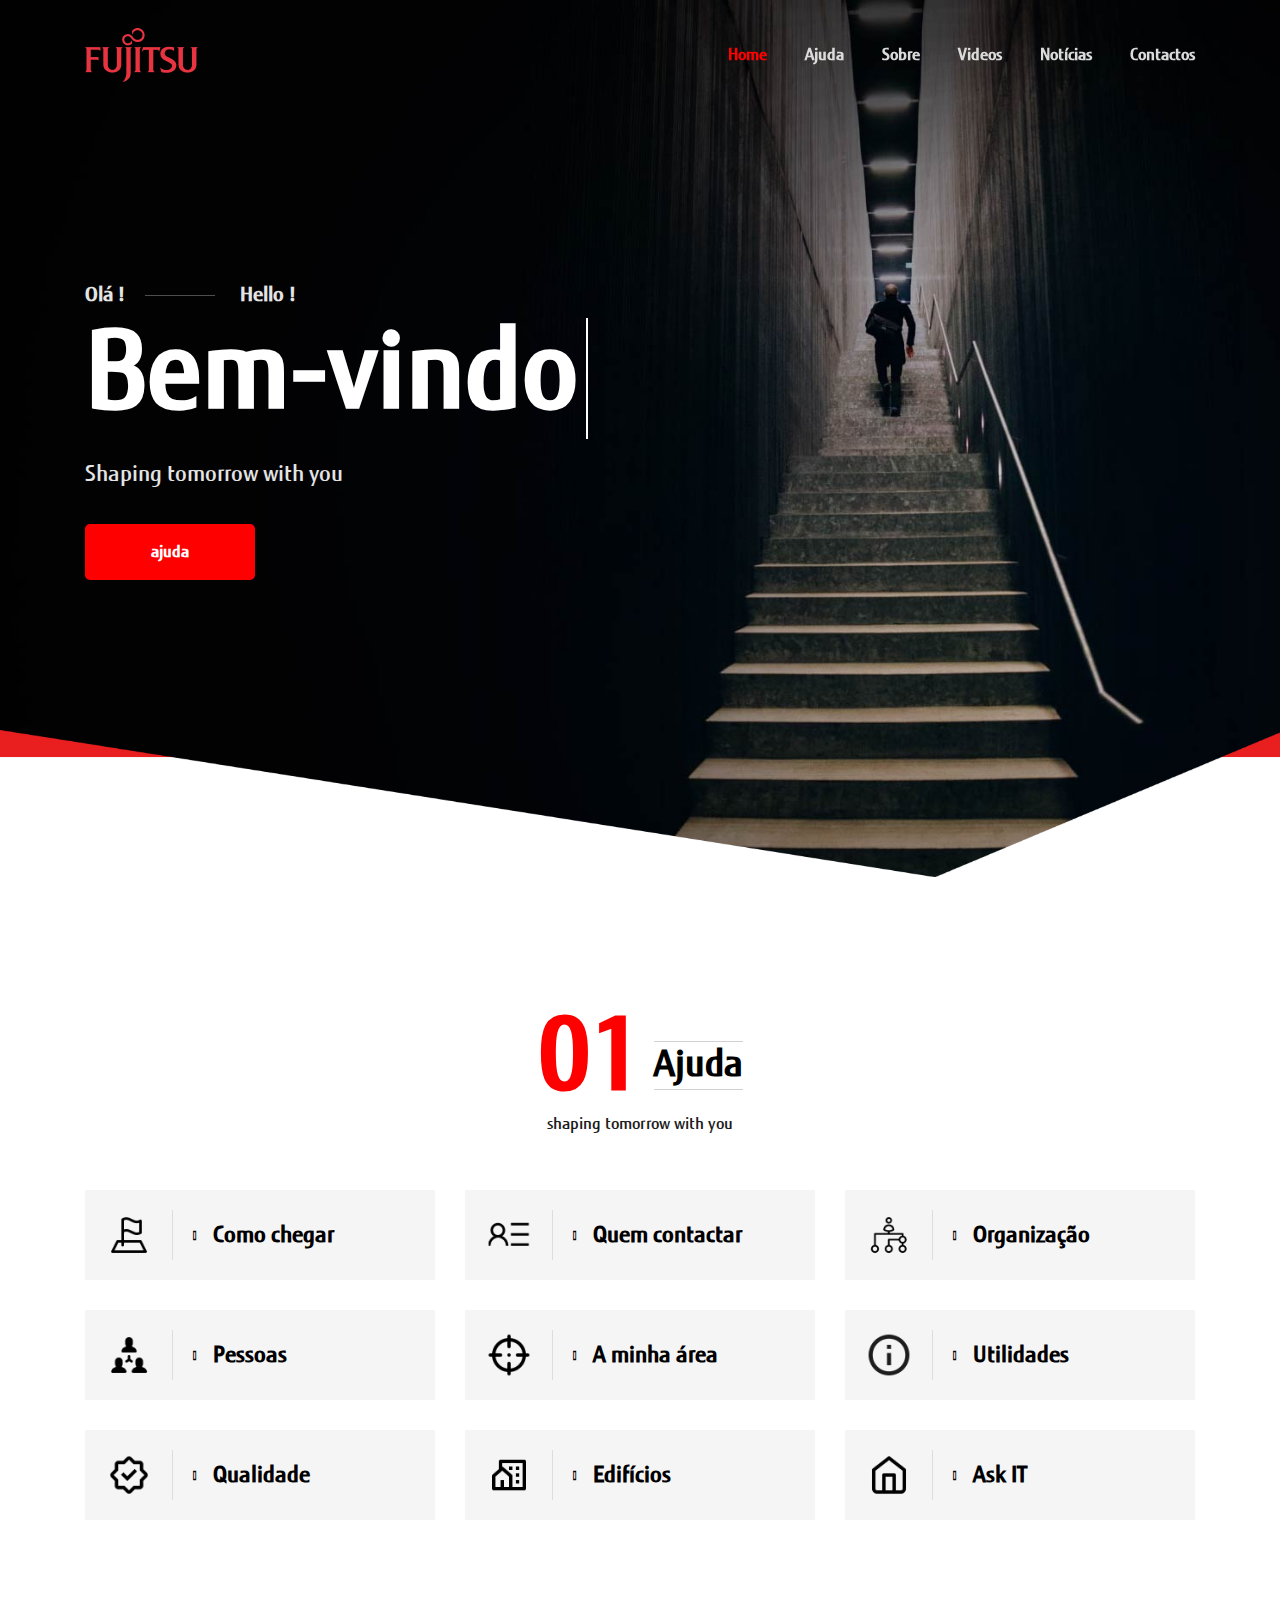
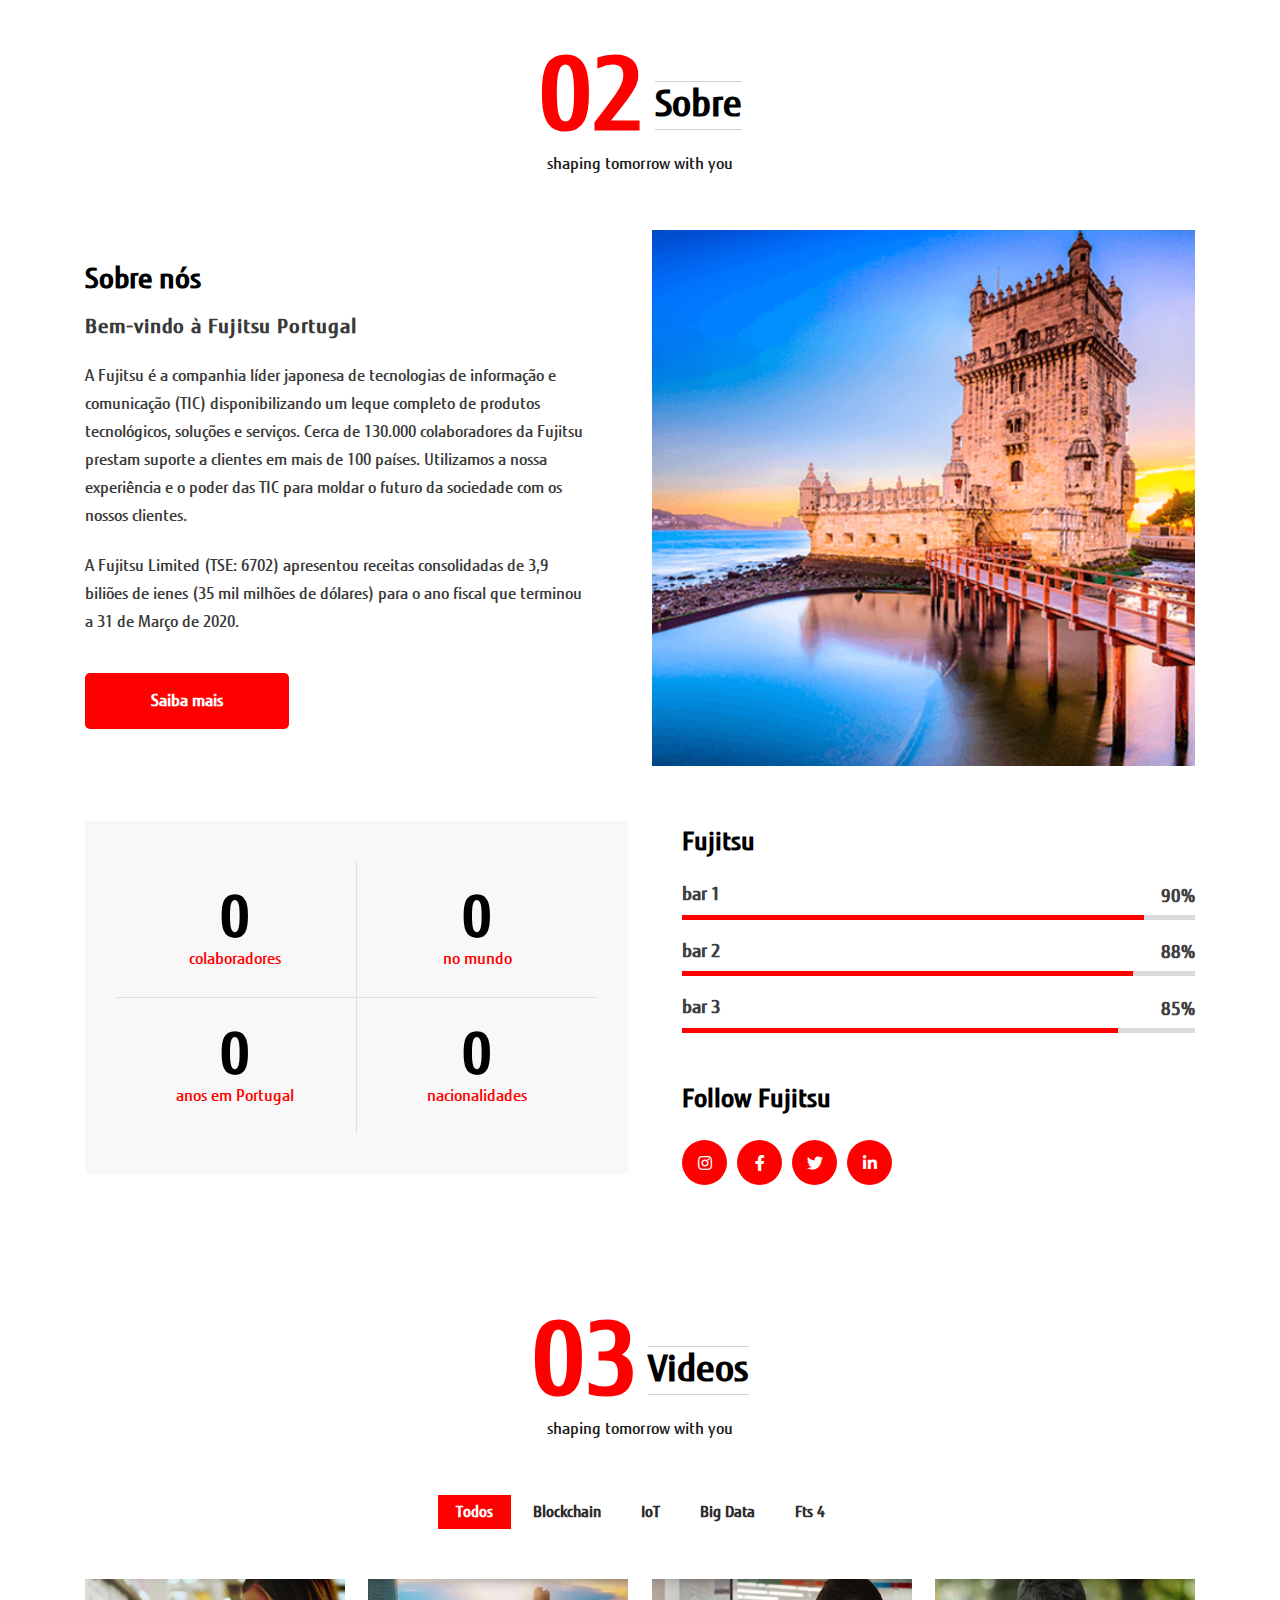
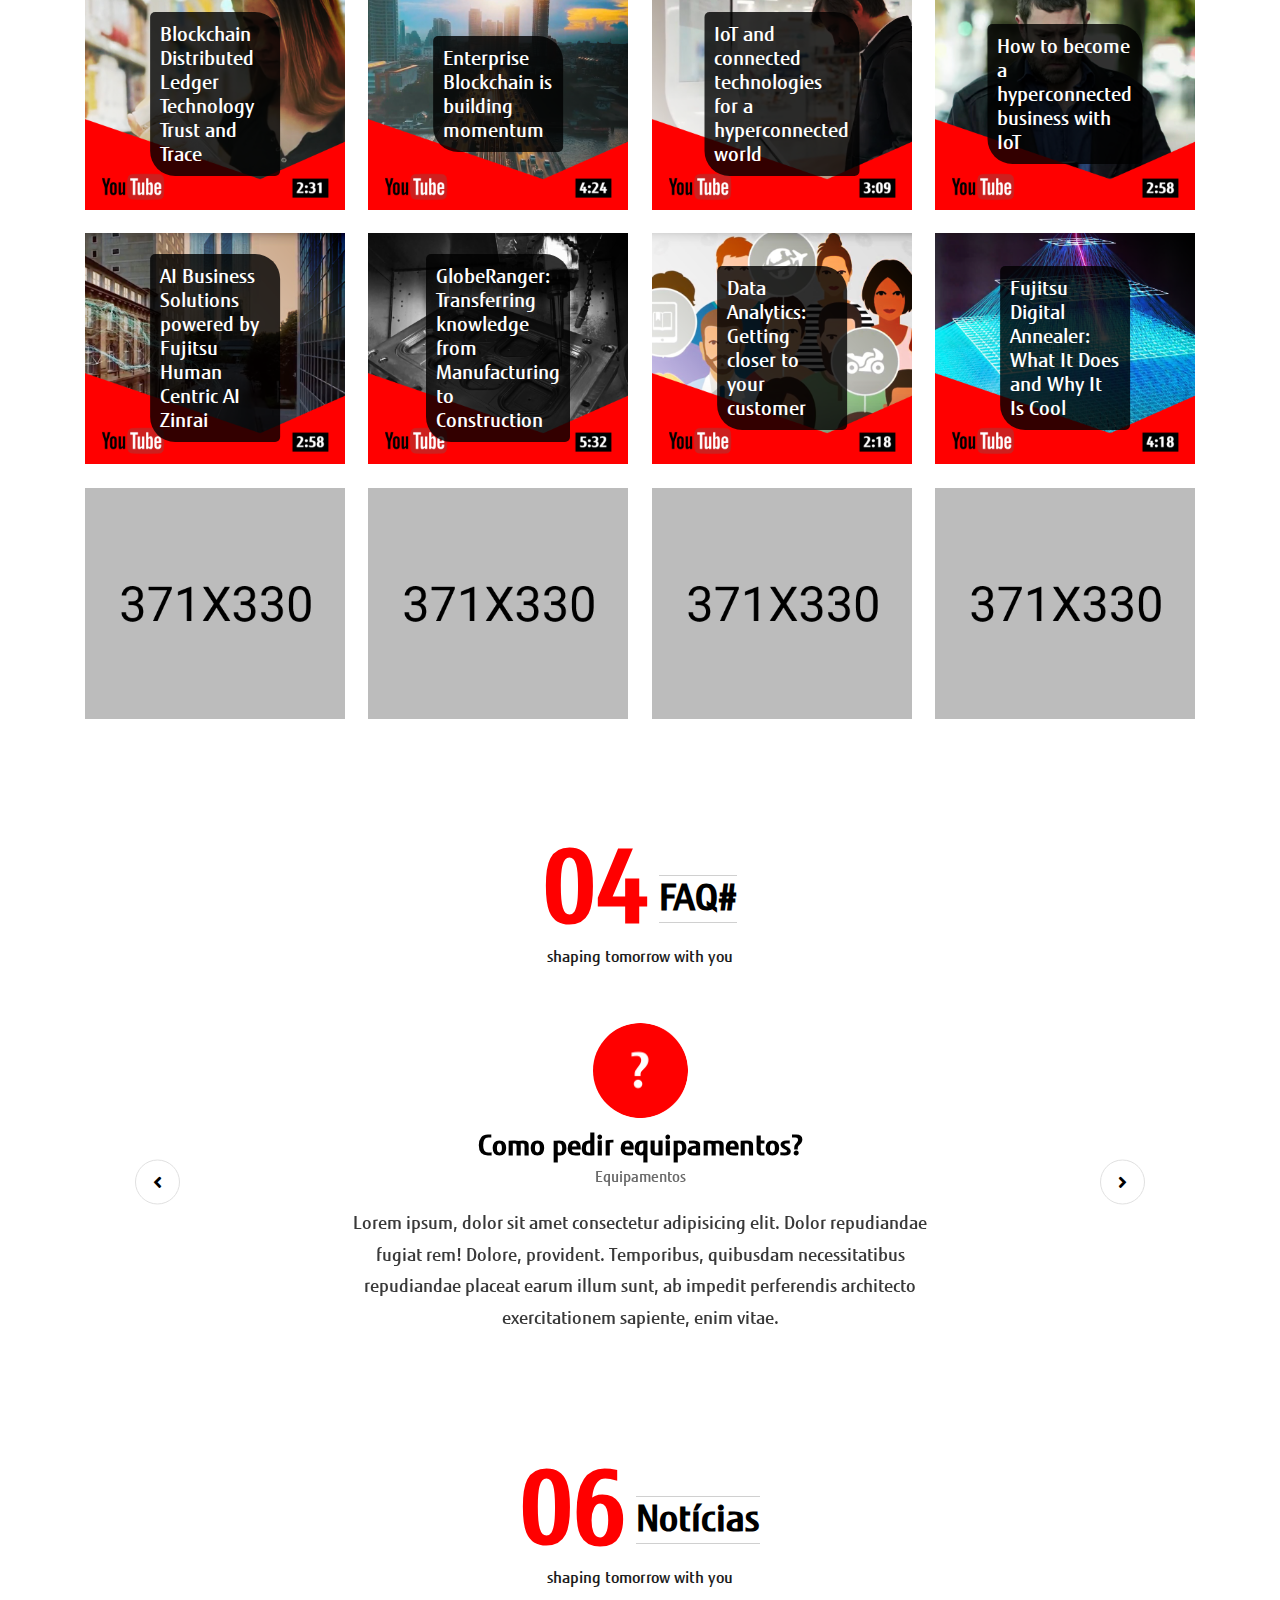
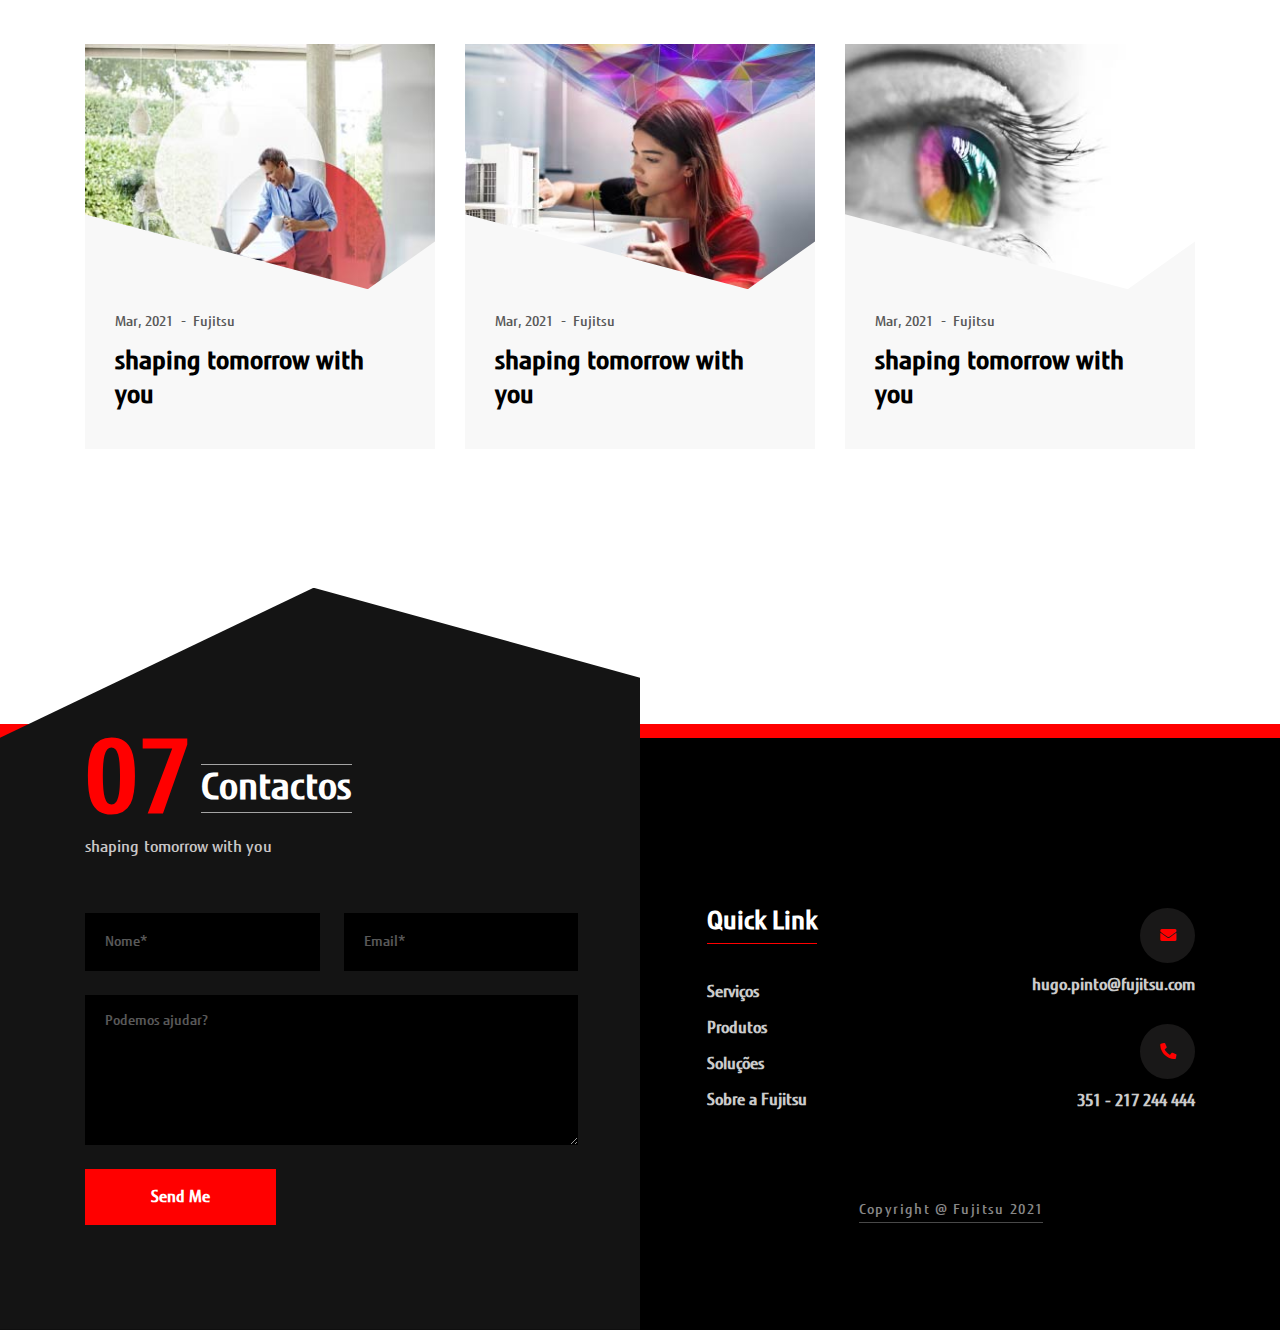
<file: Onboarding/index.html>
<!DOCTYPE html>
<html lang="en">

<head>
	<!-- Basic Page Needs
    ================================================== -->
	<meta charset="utf-8" />
	<meta http-equiv="X-UA-Compatible" content="IE=edge" />

	<!-- Specific Meta
    ================================================== -->
	<meta name="viewport" content="width=device-width, initial-scale=1, maximum-scale=1" />
	<meta name="description" content="Intimate is a One Page Personal & Agency Portfolio Template." />
	<meta name="keywords" content="HTML5,Design, business, clean" />

	<!-- Titles
    ================================================== -->
	<title>Fujitsu Onboarding</title>

	<!-- Favicons
    ================================================== -->
	<link rel="shortcut icon" href="assets/images/favicon.png" />
	<link rel="apple-touch-icon" sizes="72x72" href="assets/images/android-icon-72x72.png" />
	<link rel="apple-touch-icon" sizes="114x114" href="assets/images/apple-icon-144x144.png" />

	<!-- Custom Font
	================================================== -->
	<link
		href="https://fonts.googleapis.com/css2?family=Dosis:wght@400;500;600;700;800&family=Inter:wght@400;500;600;700&display=swap"
		rel="stylesheet">

	<!-- CSS
    ================================================== -->
	<link rel="stylesheet" href="assets/css/bootstrap.min.css" />
	<link rel="stylesheet" href="assets/css/owl.carousel.min.css" />
	<link rel="stylesheet" href="assets/css/simple-scrollbar.css" />
	<link rel="stylesheet" href="assets/css/odometer-theme-default.css" />
	<link rel="stylesheet" href="assets/css/fontawesome.all.min.css" />

	<link rel="stylesheet" href="../css/transition.css" />


	<style>
		@font-face {
			src: url(../font/FujitsuSansMedium.ttf);
			font-family: "FujitsuSansMedium";
		}
	</style>

	<!-- This style use for this page -->
	<link rel="stylesheet" href="assets/css/jquery.animatedheadline.css" />

	<link rel="stylesheet" href="assets/css/style.css" />

	<script src="assets/js/modernizr.min.js"></script>
</head>

<body data-bs-spy="scroll" data-bs-target=".navigation-area">
	<!--~~~~~~~~~~~~~~~~~~~~~~~~~~~~~~~~~~~~~~~
		Start Site Header
	~~~~~~~~~~~~~~~~~~~~~~~~~~~~~~~~~~~~~~~~-->
	<header class="site-header default-header-style sticky">
		<div class="container">
			<div class="row align-items-center">
				<div class="col-12">
					<div class="navigation-area">
						<!-- Site Branding -->
						<div class="site-branding">
							<a href="index.html">
								<img src="assets/images/logo/logo.png" alt="Site Logo" />
							</a>
						</div><!--  /.site-branding -->

						<!-- Site Navigation -->
						<div class="site-navigation">
							<nav class="navigation">
								<!-- Main Menu -->
								<div class="menu-wrapper">
									<div class="menu-content">
										<ul class="mainmenu">
											<li>
												<a class="nav-link" href="#hero-block">Home</a>
											</li>
											<li>
												<a class="nav-link" href="#service-block">Ajuda</a>
											</li>
											<li>
												<a class="nav-link" href="#about-block">Sobre</a>
											</li>
											<li>
												<a class="nav-link" href="#portfolio-block">Videos</a>
											</li>
											<li>
												<a class="nav-link" href="#blog-block">Notícias</a>
											</li>
											<li>
												<a class="nav-link" href="#contact-block">Contactos</a>
											</li>
										</ul> <!-- /.menu-list -->
									</div> <!-- /.hours-content-->
								</div><!-- /.menu-wrapper -->
							</nav>
						</div><!-- /.site-navigation -->
						<div class="hamburger-menus">
							<span></span>
							<span></span>
							<span></span>
						</div><!-- /.hamburger-menus -->
					</div><!-- /.navigation-area -->
				</div><!-- /.col-12 -->
			</div><!-- /.row -->
		</div><!-- /.container-fluid -->
		<div class="mobile-sidebar-menu sidebar-menu">
			<!-- 	<div class="overlaybg"></div>-->
		</div>
	</header>
	<!--~~./ end site header ~~-->

	<!--********************************************************-->
	<!--********************* SITE CONTENT *********************-->
	<!--********************************************************-->
	<div class="site-content">
		<!--~~~~~~~~~~~~~~~~~~~~~~~~~~~~~~~~~~~~~~~
				Hero Block
		~~~~~~~~~~~~~~~~~~~~~~~~~~~~~~~~~~~~~~~~-->
		<div id="hero-block" class="hero-block personal-home bg-image text-rotate-version"
			style="background-image: url('assets/images/bg/hero-bg-8_B.jpg');">
			<div class="waves-effect bottom" style="background-image: url('assets/images/others/shape_B.png');">
			</div>
			<div class="container">
				<div class="row">
					<div class="col-lg-9">
						<div class="hero-content-area">
							<div class="hero-desc">
								Olá !<span></span> Hello !
							</div>
							<h1 class="hero-title cd-headline clip">
								<span class="cd-words-wrapper">
									<b class="is-visible">Bem-vindo</b>
									<b>Welcome</b>
								</span>
							</h1>
							<ul class="hero-services">
								<li>Shaping tomorrow with you</li>
							</ul>
							<a href="#service-block" class="btn btn-primary">ajuda</a>

						</div><!-- /.hero-content-area -->
					</div>
				</div>
			</div>
		</div>
		<!-- /.hero-block -->

		<!--~~~~~~~~~~~~~~~~~~~~~~~~~~~~~~~~~~~~~~~
			Start Services Block
		~~~~~~~~~~~~~~~~~~~~~~~~~~~~~~~~~~~~~~~~-->
		<div id="service-block" class="services-block pd-t-170">
			<div class="container container-1200">
				<div class="row justify-content-center">
					<div class="col-lg-8">
						<div class="section-title text-center">
							<h2 class="title-main">
								01 <span>Ajuda</span>
							</h2><!-- /.title-main -->
							<p class="sub-title">shaping tomorrow with you</p>
						</div><!-- /.section-title -->
					</div><!-- /.col-lg-8 -->
				</div><!-- /.row -->

				<div class="row services-items-list gutters-30">
					<div class="col-lg-4 col-md-6">
						<a class="service-item" href="./ComoChegar.html">
							<div class="service-icon">
								<img src="assets/images/icon/services/1.png" alt="Icon" />
							</div>
							<!-- /.service-icon -->
							<h3 class="title">Como chegar</h3>
						</a>
						<!-- /.service-item -->
					</div>
					<!-- /.col-lg-4 -->
					<div class="col-lg-4 col-md-6">
						<a class="service-item" href="./404.html">
							<div class="service-icon">
								<img src="assets/images/icon/services/2.png" alt="Icon" />
							</div>
							<!-- /.service-icon -->
							<h3 class="title">Quem contactar</h3>
						</a>
						<!-- /.service-item -->
					</div>
					<!-- /.col-lg-4 -->
					<div class="col-lg-4 col-md-6">
						<a class="service-item" href="./404.html">
							<div class="service-icon">
								<img src="assets/images/icon/services/3.png" alt="Icon" />
							</div>
							<!-- /.service-icon -->
							<h3 class="title">Organização</h3>
						</a>
						<!-- /.service-item -->
					</div>
					<!-- /.col-lg-4 -->
					<div class="col-lg-4 col-md-6">
						<a class="service-item" href="./404.html">
							<div class="service-icon">
								<img src="assets/images/icon/services/4.png" alt="Icon" />
							</div>
							<!-- /.service-icon -->
							<h3 class="title">Pessoas</h3>
						</a>
						<!-- /.service-item -->
					</div>
					<!-- /.col-lg-4 -->
					<div class="col-lg-4 col-md-6">
						<a class="service-item" href="./aMinhaArea.html">
							<div class="service-icon">
								<img src="assets/images/icon/services/5.png" alt="Icon" />
							</div>
							<!-- /.service-icon -->
							<h3 class="title">A minha área</h3>
						</a>
						<!-- /.service-item -->
					</div>
					<!-- /.col-lg-4 -->
					<div class="col-lg-4 col-md-6">
						<a class="service-item" href="./404.html">
							<div class="service-icon">
								<img src="assets/images/icon/services/6.png" alt="Icon" />
							</div>
							<!-- /.service-icon -->
							<h3 class="title">Utilidades</h3>
						</a>
						<!-- /.service-item -->
					</div>
					<!-- /.col-lg-4 -->
					<div class="col-lg-4 col-md-6">
						<a class="service-item" href="./404.html">
							<div class="service-icon">
								<img src="assets/images/icon/services/7.png" alt="Icon" />
							</div>
							<!-- /.service-icon -->
							<h3 class="title">Qualidade</h3>
						</a>
						<!-- /.service-item -->
					</div>
					<!-- /.col-lg-4 -->
					<div class="col-lg-4 col-md-6">
						<a class="service-item" href="./404.html">
							<div class="service-icon">
								<img src="assets/images/icon/services/8.png" alt="Icon" />
							</div>
							<!-- /.service-icon -->
							<h3 class="title">Edifícios</h3>
						</a>
						<!-- /.service-item -->
					</div>
					<!-- /.col-lg-4 -->
					<div class="col-lg-4 col-md-6">
						<a class="service-item" href="./404.html">
							<div class="service-icon">
								<img src="assets/images/icon/services/9.png" alt="Icon" />
							</div>
							<!-- /.service-icon -->
							<h3 class="title">Ask IT</h3>
						</a>
						<!-- /.service-item -->
					</div>
					<!-- /.col-lg-4 -->
				</div><!-- /.row -->
			</div><!-- /.container -->
		</div>
		<!--~~./ end services block ~~-->

		<!--~~~~~~~~~~~~~~~~~~~~~~~~~~~~~~~~~~~~~~~
			Start About Us Block
		~~~~~~~~~~~~~~~~~~~~~~~~~~~~~~~~~~~~~~~~-->
		<div id="about-block" class="about-us-block pd-t-170">
			<div class="container container-1200">
				<div class="row justify-content-center">
					<div class="col-lg-8">
						<div class="section-title text-center">
							<h2 class="title-main">
								02 <span>Sobre</span>
							</h2><!-- /.title-main -->
							<p class="sub-title">shaping tomorrow with you</p>
						</div><!-- /.section-title -->
					</div><!-- /.col-lg-8 -->
				</div><!-- /.row -->

				<div class="row align-items-center flex-column-reverse flex-lg-row mrb-55">
					<div class="col-lg-6">
						<div class="about-content">
							<h3 class="heading">Sobre nós</h3>
							<p class="description">Bem-vindo à Fujitsu Portugal</p>
							<p>A Fujitsu é a companhia líder japonesa de tecnologias de informação e comunicação (TIC)
								disponibilizando um leque completo de produtos tecnológicos, soluções e serviços. Cerca
								de 130.000 colaboradores da Fujitsu prestam suporte a clientes em mais de 100 países.
								Utilizamos a nossa experiência e o poder das TIC para moldar o futuro da sociedade com
								os nossos clientes.</p>
							<p>A Fujitsu Limited (TSE: 6702) apresentou receitas consolidadas de 3,9 biliões de ienes
								(35 mil milhões de dólares) para o ano fiscal que terminou a 31 de Março de 2020.</p>
							<div class="author-sign">
								<a href="./single-post.html" class="btn btn-primary" style="border-radius: 5px;">Saiba
									mais</a>
							</div>
						</div><!-- /.about-content -->
					</div><!-- /.col-lg-6 -->
					<div class="col-lg-6">
						<div class="mock-up-thumb">
							<img src="assets/images/about/about.png" alt="About Mock" />
						</div><!-- /.mock-up-block -->
					</div><!-- /.col-lg-6 -->
				</div><!-- /.row -->

				<div class="row">
					<div class="col-md-6 col-lg-6">
						<div class="fanfact-promo-numbers">
							<div class="promo-number">
								<div class="odometer" data-odometer-final="2100">0</div><!-- /.odometer -->
								<h4 class="promo-title">colaboradores</h4><!-- /.promo-title -->
							</div><!-- /.promo-number -->
							<div class="promo-number">
								<div class="odometer" data-odometer-final="159000">0</div><!-- /.odometer -->
								<h4 class="promo-title">no mundo</h4><!-- /.promo-title -->
							</div><!-- /.promo-number -->
							<div class="promo-number">
								<div class="odometer" data-odometer-final="44">0</div><!-- /.odometer -->
								<h4 class="promo-title">anos em Portugal</h4><!-- /.promo-title -->
							</div><!-- /.promo-number -->
							<div class="promo-number">
								<div class="odometer" data-odometer-final="23">0</div><!-- /.odometer -->
								<h4 class="promo-title">nacionalidades</h4><!-- /.promo-title -->
							</div><!-- /.promo-number -->
						</div><!-- /.fanfact-promo-numbers -->
					</div><!-- /.col-lg-6 -->

					<div class="col-md-6 col-lg-6">
						<div class="skill-with-social">
							<div class="skill-list">
								<h3 class="heading">Fujitsu</h3>
								<div class="single-skill">
									<h3 class="skill-title">bar 1</h3>
									<div class="progress">
										<div class="progress-bar" style="width: 90%">
											<span>90%</span>
										</div>
									</div>
								</div>
								<!-- /.single-skill -->
								<div class="single-skill">
									<h3 class="skill-title">bar 2</h3>
									<div class="progress">
										<div class="progress-bar" style="width: 88%">
											<span>88%</span>
										</div>
									</div>
								</div><!-- /.single-skill -->
								<div class="single-skill">
									<h3 class="skill-title">bar 3</h3>
									<div class="progress">
										<div class="progress-bar" style="width: 85%">
											<span>85%</span>
										</div>
									</div>
								</div><!-- /.single-skill -->
							</div><!-- /.skill-list -->

							<div class="social-status">
								<h3 class="heading">Follow Fujitsu</h3>
								<div class="social-profile-list">
									<a href="#"><i class="fab fa-instagram"></i></a>
									<a href="#"><i class="fab fa-facebook-f"></i></a>
									<a href="#"><i class="fab fa-twitter"></i></a>
									<a href="#"><i class="fab fa-linkedin-in"></i></a>
								</div>
							</div><!-- /.social-status -->
						</div>
					</div>
				</div><!-- /.row -->
			</div><!-- /.container -->
		</div>
		<!--~~./ end about us block ~~-->

		<!--~~~~~~~~~~~~~~~~~~~~~~~~~~~~~~~~~~~~~~~
			Start Portfolio Block
		~~~~~~~~~~~~~~~~~~~~~~~~~~~~~~~~~~~~~~~~-->
		<div id="portfolio-block" class="portfolio-block pd-t-170">
			<div class="container">
				<div class="row justify-content-center">
					<div class="col-lg-8">
						<div class="section-title text-center">
							<h2 class="title-main">
								03 <span>Videos</span>
							</h2><!-- /.title-main -->
							<p class="sub-title">shaping tomorrow with you</p>
						</div><!-- /.section-title -->
					</div><!-- /.col-lg-8 -->
				</div><!-- /.row -->
			</div><!-- /.container -->

			<div class="container custom-container-1650">
				<div class="row">
					<div class="col-12 text-center">
						<ul class="portfolio-filter">
							<li>
								<a href="#" data-filter="*" class="filter active">Todos</a>
							</li>
							<li>
								<a href="#" data-filter=".blockchain" class="filter">blockchain</a>
							</li>
							<li>
								<a href="#" data-filter=".iot" class="filter">IoT</a>
							</li>
							<li>
								<a href="#" data-filter=".bigdata" class="filter">Big Data</a>
							</li>
							<li>
								<a href="#" data-filter=".blockchain" class="filter">fts 4</a>
							</li>
						</ul>
					</div><!-- /.col-12 -->
				</div><!-- /.row -->
				<div class="row portfolio-grid gutters-40">
					<div class="item col-lg-4 col-xl-3 col-md-6 blockchain">
						<a class="portfolio-item" href="https://www.youtube.com/watch?v=naD5PowXTPM" target="_blank">
							<figure class="portfolio-thumb">
								<img src="assets/images/portfolio/1.png" alt="portfolio Item">
								<div class="centered_img_text">Blockchain Distributed Ledger Technology Trust and Trace
								</div>
							</figure><!-- /.portfolio-thumb -->
							<div class="overlay-wrapper">
								<div class="overlay"></div><!-- /.overlay -->
								<div class="portfolio-info">
									<h3 class="heading">Ver Video</h3>
								</div><!-- /.portfolio-info -->
							</div><!-- /.overlay-wrapper -->
						</a><!-- /.portfolio-item -->
					</div><!-- /.col-xl-3 -->

					<div class="item col-lg-4 col-xl-3 col-md-6 blockchain">
						<a class="portfolio-item" href="https://www.youtube.com/watch?v=dqiaZv5Pals">
							<figure class="portfolio-thumb">
								<img src="assets/images/portfolio/2.png" alt="portfolio Item">
								<div class="centered_img_text">Enterprise Blockchain is building momentum
								</div>
							</figure><!-- /.portfolio-thumb -->
							<div class="overlay-wrapper">
								<div class="overlay"></div><!-- /.overlay -->
								<div class="portfolio-info">
									<h3 class="heading">Ver Video</h3>
								</div><!-- /.portfolio-info -->
							</div><!-- /.overlay-wrapper -->
						</a><!-- /.portfolio-item -->
					</div><!-- /.col-xl-3 -->

					<div class="item col-lg-4 col-xl-3 col-md-6 iot">
						<a class="portfolio-item" href="https://www.youtube.com/watch?v=hwBoL0M4HWs">
							<figure class="portfolio-thumb">
								<img src="assets/images/portfolio/3.png" alt="portfolio Item">
								<div class="centered_img_text">IoT and connected technologies for a hyperconnected world
								</div>
							</figure><!-- /.portfolio-thumb -->
							<div class="overlay-wrapper">
								<div class="overlay"></div><!-- /.overlay -->
								<div class="portfolio-info">
									<h3 class="heading">Ver Video</h3>
								</div><!-- /.portfolio-info -->
							</div><!-- /.overlay-wrapper -->
						</a><!-- /.portfolio-item -->
					</div><!-- /.col-xl-3 -->

					<div class="item col-lg-4 col-xl-3 col-md-6 iot">
						<a class="portfolio-item" href="https://www.youtube.com/watch?v=JtAsjh261MI">
							<figure class="portfolio-thumb">
								<img src="assets/images/portfolio/4.png" alt="portfolio Item">
								<div class="centered_img_text">How to become a hyperconnected business with IoT
								</div>
							</figure><!-- /.portfolio-thumb -->
							<div class="overlay-wrapper">
								<div class="overlay"></div><!-- /.overlay -->
								<div class="portfolio-info">
									<h3 class="heading">Ver Video</h3>
								</div><!-- /.portfolio-info -->
							</div><!-- /.overlay-wrapper -->
						</a><!-- /.portfolio-item -->
					</div><!-- /.col-xl-3 -->

					<div class="item col-lg-4 col-xl-3 col-md-6 print iot">
						<a class="portfolio-item" href="https://www.youtube.com/watch?v=eoW_qMvMHCU">
							<figure class="portfolio-thumb">
								<img src="assets/images/portfolio/5.png" alt="portfolio Item">
								<div class="centered_img_text">AI Business Solutions powered by Fujitsu Human Centric AI
									Zinrai
								</div>
							</figure><!-- /.portfolio-thumb -->
							<div class="overlay-wrapper">
								<div class="overlay"></div><!-- /.overlay -->
								<div class="portfolio-info">
									<h3 class="heading">Ver Video</h3>
								</div><!-- /.portfolio-info -->
							</div><!-- /.overlay-wrapper -->
						</a><!-- /.portfolio-item -->
					</div><!-- /.col-xl-3 -->

					<div class="item col-lg-4 col-xl-3 col-md-6 iot">
						<a class="portfolio-item" href="https://www.youtube.com/watch?v=S-zMuJy1a78">
							<figure class="portfolio-thumb">
								<img src="assets/images/portfolio/6.png" alt="portfolio Item">
								<div class="centered_img_text">GlobeRanger: Transferring knowledge from Manufacturing to
									Construction
								</div>
							</figure><!-- /.portfolio-thumb -->
							<div class="overlay-wrapper">
								<div class="overlay"></div><!-- /.overlay -->
								<div class="portfolio-info">
									<h3 class="heading">Ver Video</h3>
								</div><!-- /.portfolio-info -->
							</div><!-- /.overlay-wrapper -->
						</a><!-- /.portfolio-item -->
					</div><!-- /.col-xl-3 -->

					<div class="item col-lg-4 col-xl-3 col-md-6 bigdata">
						<a class="portfolio-item" href="https://www.youtube.com/watch?v=uVStQyRI3kg">
							<figure class="portfolio-thumb">
								<img src="assets/images/portfolio/7.png" alt="portfolio Item">
								<div class="centered_img_text">Data Analytics: Getting closer to your customer
								</div>
							</figure><!-- /.portfolio-thumb -->
							<div class="overlay-wrapper">
								<div class="overlay"></div><!-- /.overlay -->
								<div class="portfolio-info">
									<h3 class="heading">Ver Video</h3>
								</div><!-- /.portfolio-info -->
							</div><!-- /.overlay-wrapper -->
						</a><!-- /.portfolio-item -->
					</div><!-- /.col-xl-3 -->

					<div class="item col-lg-4 col-xl-3 col-md-6 bigdata">
						<a class="portfolio-item" href="https://www.youtube.com/watch?v=nJzxfOC2ebA">
							<figure class="portfolio-thumb">
								<img src="assets/images/portfolio/8.png" alt="portfolio Item">
								<div class="centered_img_text">Fujitsu Digital Annealer: What It Does and Why It Is Cool
								</div>
							</figure><!-- /.portfolio-thumb -->
							<div class="overlay-wrapper">
								<div class="overlay"></div><!-- /.overlay -->
								<div class="portfolio-info">
									<h3 class="heading">Ver Video</h3>
								</div><!-- /.portfolio-info -->
							</div><!-- /.overlay-wrapper -->
						</a><!-- /.portfolio-item -->
					</div><!-- /.col-xl-3 -->

					<div class="item col-lg-4 col-xl-3 col-md-6 application">
						<a class="portfolio-item" href="#">
							<figure class="portfolio-thumb">
								<img src="assets/images/portfolio/9.png" alt="portfolio Item">
							</figure><!-- /.portfolio-thumb -->
							<div class="overlay-wrapper">
								<div class="overlay"></div><!-- /.overlay -->
								<div class="portfolio-info">
									<p class="cat">Branding</p>
									<h3 class="heading">Creative Design</h3>
								</div><!-- /.portfolio-info -->
							</div><!-- /.overlay-wrapper -->
						</a><!-- /.portfolio-item -->
					</div><!-- /.col-xl-3 -->

					<div class="item col-lg-4 col-xl-3 col-md-6 print mockups">
						<a class="portfolio-item" href="#">
							<figure class="portfolio-thumb">
								<img src="assets/images/portfolio/10.png" alt="portfolio Item">
							</figure><!-- /.portfolio-thumb -->
							<div class="overlay-wrapper">
								<div class="overlay"></div><!-- /.overlay -->
								<div class="portfolio-info">
									<p class="cat">Branding</p>
									<h3 class="heading">Creative Design</h3>
								</div><!-- /.portfolio-info -->
							</div><!-- /.overlay-wrapper -->
						</a><!-- /.portfolio-item -->
					</div><!-- /.col-xl-3 -->

					<div class="item col-lg-4 col-xl-3 col-md-6 application">
						<a class="portfolio-item" href="#">
							<figure class="portfolio-thumb">
								<img src="assets/images/portfolio/11.png" alt="portfolio Item">
							</figure><!-- /.portfolio-thumb -->
							<div class="overlay-wrapper">
								<div class="overlay"></div><!-- /.overlay -->
								<div class="portfolio-info">
									<p class="cat">Branding</p>
									<h3 class="heading">Creative Design</h3>
								</div><!-- /.portfolio-info -->
							</div><!-- /.overlay-wrapper -->
						</a><!-- /.portfolio-item -->
					</div><!-- /.col-xl-3 -->

					<div class="item col-lg-4 col-xl-3 col-md-6 web">
						<a class="portfolio-item" href="#">
							<figure class="portfolio-thumb">
								<img src="assets/images/portfolio/12.png" alt="portfolio Item">
							</figure><!-- /.portfolio-thumb -->
							<div class="overlay-wrapper">
								<div class="overlay"></div><!-- /.overlay -->
								<div class="portfolio-info">
									<p class="cat">Branding</p>
									<h3 class="heading">Creative Design</h3>
								</div><!-- /.portfolio-info -->
							</div><!-- /.overlay-wrapper -->
						</a><!-- /.portfolio-item -->
					</div><!-- /.col-xl-3 -->
				</div><!-- /.row -->
			</div><!-- /.container -->
		</div>
		<!--~~./ end portfolio block ~~-->

		<!--~~~~~~~~~~~~~~~~~~~~~~~~~~~~~~~~~~~~~~~
			Start Testimonial Block
		~~~~~~~~~~~~~~~~~~~~~~~~~~~~~~~~~~~~~~~~-->
		<div id="testimonial-block" class="testimonial-block pd-t-170">
			<div class="container container-1200">
				<div class="row justify-content-center">
					<div class="col-lg-8">
						<div class="section-title text-center">
							<h2 class="title-main">
								04 <span>FAQ#</span>
							</h2><!-- /.title-main -->
							<p class="sub-title">shaping tomorrow with you</p>
						</div><!-- /.section-title -->
					</div><!-- /.col-lg-8 -->
				</div><!-- /.row -->

				<div class="row justify-content-center">
					<div class="col-lg-11">
						<!-- Testimonial Slider -->
						<div class="owl-carousel testimonial-slider carousel-nav-circle carousel-nav-center">
							<div class="testimonial-item">
								<div class="client-area">
									<div class="client-thumb">
										<img src="assets/images/testimonail/1.png" alt="Daniel Watson" />
									</div><!-- /.client-thumb -->
									<div class="client-info">
										<h4 class="client-name">Como pedir equipamentos?</h4>
										<p class="client-designation">
											Equipamentos
										</p>
									</div><!-- /.client-info -->
								</div>
								<div class="details">
									<p>
										Lorem ipsum, dolor sit amet consectetur adipisicing elit. Dolor repudiandae
										fugiat rem! Dolore, provident. Temporibus, quibusdam necessitatibus repudiandae
										placeat earum illum sunt, ab impedit perferendis architecto exercitationem
										sapiente, enim vitae.
									</p>
								</div><!-- /.details -->
							</div><!-- /.testimonial-item -->
							<div class="testimonial-item">
								<div class="client-area">
									<div class="client-thumb">
										<img src="assets/images/testimonail/1.png" alt="Daniel Watson" />
									</div><!-- /.client-thumb -->
									<div class="client-info">
										<h4 class="client-name">Como abrir um incidente?</h4>
										<p class="client-designation">
											Incidentes
										</p>
									</div><!-- /.client-info -->
								</div>
								<div class="details">
									<p>
										Lorem ipsum dolor, sit amet consectetur adipisicing elit. Repudiandae quaerat
										quas aperiam in ratione temporibus.
									</p>
								</div><!-- /.details -->
							</div><!-- /.testimonial-item -->
						</div>
					</div>
				</div>
				<!-- /.row -->
			</div>
			<!-- /.container -->
		</div>
		<!--~~./ end testimonial block ~~-->

		<!--~~~~~~~~~~~~~~~~~~~~~~~~~~~~~~~~~~~~~~~
			Start Latest News Block
		~~~~~~~~~~~~~~~~~~~~~~~~~~~~~~~~~~~~~~~~-->
		<div id="blog-block" class="latest-news-block pd-t-170 pd-b-170">
			<div class="container container-1200 ml-b-30">
				<div class="row justify-content-center">
					<div class="col-lg-8">
						<div class="section-title text-center">
							<h2 class="title-main">
								06 <span>Notícias</span>
							</h2><!-- /.title-main -->
							<p class="sub-title">shaping tomorrow with you</p>
						</div><!-- /.section-title -->
					</div><!-- /.col-lg-8 -->
				</div><!-- /.row -->

				<div class="row latest-news-list gutters-30">
					<div class="col-lg-4 col-md-6">
						<article class="post post-grid">
							<figure class="post-thumb">
								<a href="blog-single.html">
									<img src="assets/images/blog/grid/1.jpg" alt="Blog Image" />
								</a>
							</figure><!-- /.post-thumb -->
							<div class="post-details">
								<div class="entry-meta">
									<div class="entry-date">Mar, 2021</div>
									<!--./ entry-date -->
									<div class="entry-category">
										<a class="cat" href="#">Fujitsu</a>
									</div>
									<!--./ entry-category -->
								</div><!-- /.entry-meta -->
								<h2 class="entry-title">
									<a href="single-post.html">shaping tomorrow with you</a>
								</h2><!-- /.entry-title -->
							</div><!-- /.post-details -->
						</article> <!-- /.post -->
					</div>

					<div class="col-lg-4 col-md-6">
						<article class="post post-grid">
							<figure class="post-thumb">
								<a href="blog-single.html">
									<img src="assets/images/blog/grid/2.jpg" alt="Blog Image" />
								</a>
							</figure><!-- /.post-thumb -->
							<div class="post-details">
								<div class="entry-meta">
									<div class="entry-date">Mar, 2021</div>
									<!--./ entry-date -->
									<div class="entry-category">
										<a class="cat" href="#">Fujitsu</a>
									</div>
									<!--./ entry-category -->
								</div><!-- /.entry-meta -->
								<h2 class="entry-title">
									<a href="single-post.html">shaping tomorrow with you</a>
								</h2><!-- /.entry-title -->
							</div><!-- /.post-details -->
						</article> <!-- /.post -->
					</div>

					<div class="col-lg-4 col-md-6">
						<article class="post post-grid">
							<figure class="post-thumb">
								<a href="blog-single.html">
									<img src="assets/images/blog/grid/3.jpg" alt="Blog Image" />
								</a>
							</figure><!-- /.post-thumb -->
							<div class="post-details">
								<div class="entry-meta">
									<div class="entry-date">Mar, 2021</div>
									<!--./ entry-date -->
									<div class="entry-category">
										<a class="cat" href="#">Fujitsu</a>
									</div>
									<!--./ entry-category -->
								</div><!-- /.entry-meta -->
								<h2 class="entry-title">
									<a href="single-post.html">shaping tomorrow with you</a>
								</h2><!-- /.entry-title -->
							</div><!-- /.post-details -->
						</article> <!-- /.post -->
					</div>
				</div><!-- /.row -->
			</div><!-- /.container -->
		</div>
		<!--~~./ end latest news block ~~-->

		<!--~~~~~~~~~~~~~~~~~~~~~~~~~~~~~~~~~~~~~~~
			Start Site Footer
		~~~~~~~~~~~~~~~~~~~~~~~~~~~~~~~~~~~~~~~~-->
		<footer id="contact-block" class="site-footer">
			<div class="container">
				<div class="row">
					<div class="col-lg-6">
						<div class="contact-block">
							<div class="section-title">
								<h2 class="title-main">
									07 <span>Contactos</span>
								</h2><!-- /.title-main -->
								<p class="sub-title">shaping tomorrow with you</p>
							</div><!-- /.section-title -->
							<div class="contact-form-area">
								<form id="contact_form" class="contact-form" action="#">
									<div class="row gx-4">
										<div class="col-lg-6 col-md-6">
											<div class="form-group">
												<input id="name" name="name" type="text" class="form-control"
													placeholder="Nome*">
											</div>
										</div>
										<!--./ col-lg-6-->
										<div class="col-lg-6 col-md-6">
											<div class="form-group">
												<input class="form-control" id="email" name="email" type="email"
													placeholder="Email*">
											</div>
										</div>
										<!--./ col-lg-6 -->
										<div class="col-12">
											<div class="form-group">
												<textarea id="message" name="message" class="form-control" rows="4"
													placeholder="Podemos ajudar?"></textarea>
											</div>
										</div><!-- /.col-12 -->
										<div class="col-12">
											<button type="submit" class="btn btn-primary">Send Me</button>
										</div>
										<!--./ col-lg-6 -->
									</div><!-- /.row -->
								</form><!-- /.contact-form -->
							</div><!-- /.contact-form-area -->
						</div>
					</div>
					<div class="col-lg-6">
						<div class="footer-content-wrapper">
							<div class="footer-widget-area">
								<div class="row">
									<!--~~~~~ Start Widget Links ~~~~~-->
									<div class="col-lg-6 col-md-6">
										<aside class="widget widget_links">
											<h2 class="widget-title"><span>Quick Link</span></h2>
											<div class="widget-content">
												<ul>
													<li><a href="https://www.fujitsu.com/pt/services/">Serviços</a></li>
													<li><a href="https://www.fujitsu.com/pt/products/">Produtos</a></li>
													<li><a href="https://www.fujitsu.com/pt/solutions/">Soluções</a>
													</li>
													<li><a href="https://www.fujitsu.com/pt/about/">Sobre a Fujitsu</a>
													</li>
												</ul>
											</div>
										</aside>
									</div>
									<!--~./ end links widget ~-->
									<!--~~~~~ Start Widget Links ~~~~~-->
									<div class="col-lg-6 col-md-6">
										<aside class="widget widget_contact">
											<div class="widget-content">
												<div class="single-contact-info">
													<div class="icon">
														<i class="fas fa-envelope"></i>
													</div>
													<p><a
															href="mailto:hugo.pinto@fujitsu.com">hugo.pinto@fujitsu.com</a>
													</p>
												</div><!-- /.single-contact-info -->
												<div class="single-contact-info">
													<div class="icon">
														<i class="fas fa-phone-alt"></i>
													</div>
													<p>351 - 217 244 444</p>
												</div><!-- /.single-contact-info -->
											</div>
										</aside>
									</div>
									<!--~./ end links widget ~-->
								</div>
							</div>
							<!--~./ end footer widgets area ~-->
							<div class="copyright-text text-center">
								<p>Copyright @ <a href="#">Fujitsu </a> 2021</p>
							</div>
							<!--~./ end copyright text ~-->
						</div>
					</div>
				</div>
			</div>
		</footer>
		<!--~./ end site footer ~-->
	</div>
	<!--~~./ end site content ~~-->

	<!-- All The JS Files
			================================================== -->
	<script src="assets/js/jquery.js"></script>
	<script src="assets/js/popper.min.js"></script>
	<script src="assets/js/bootstrap.min.js"></script>
	<script src="assets/js/plugins.js"></script>
	<script src="assets/js/imagesloaded.pkgd.min.js"></script>
	<script src="assets/js/simple-scrollbar.min.js"></script>
	<script src="assets/js/background-parallax.js"></script>
	<script src="assets/js/theia-sticky-sidebar.min.js"></script>
	<script src="assets/js/ResizeSensor.min.js"></script>
	<script src="assets/js/owl.carousel.min.js"></script>
	<script src="assets/js/isotope.pkgd.min.js"></script>
	<script src="assets/js/packery-mode.pkgd.min.js"></script>
	<script src="assets/js/scrolla.jquery.min.js"></script>
	<script src="assets/js/odometer.min.js"></script>
	<script src="assets/js/isInViewport.jquery.js"></script>
	<script src="assets/js/contact.js"></script>
	<script src="assets/js/main.js"></script><!-- main-js -->

	<!-- This script use for this page -->
	<script src="assets/js/heandline.js"></script>


	<!-- REQUEST FULL SCREEN MODE -->
	<script>
		function getFullscreenElement() {
			return document.fullscreenElement ||
				document.webkitfullscreenElement ||
				document.mozfullscreenElement ||
				document.msfullscreenElement;
		}

		function toggleFullscreen() {
			if (getFullscreenElement()) {
				document.exitFullscreen();
			} else {
				document.documentElement.requestFullscreen().catch(console.log);
			}
		}

		document.addEventListener("dblclick", () => {
			toggleFullscreen();
		});

		document.addEventListener("fullscreenchange", () => {
			console.log("full Screen Changed !")
		})
	</script>



</body>

</html>
</file>
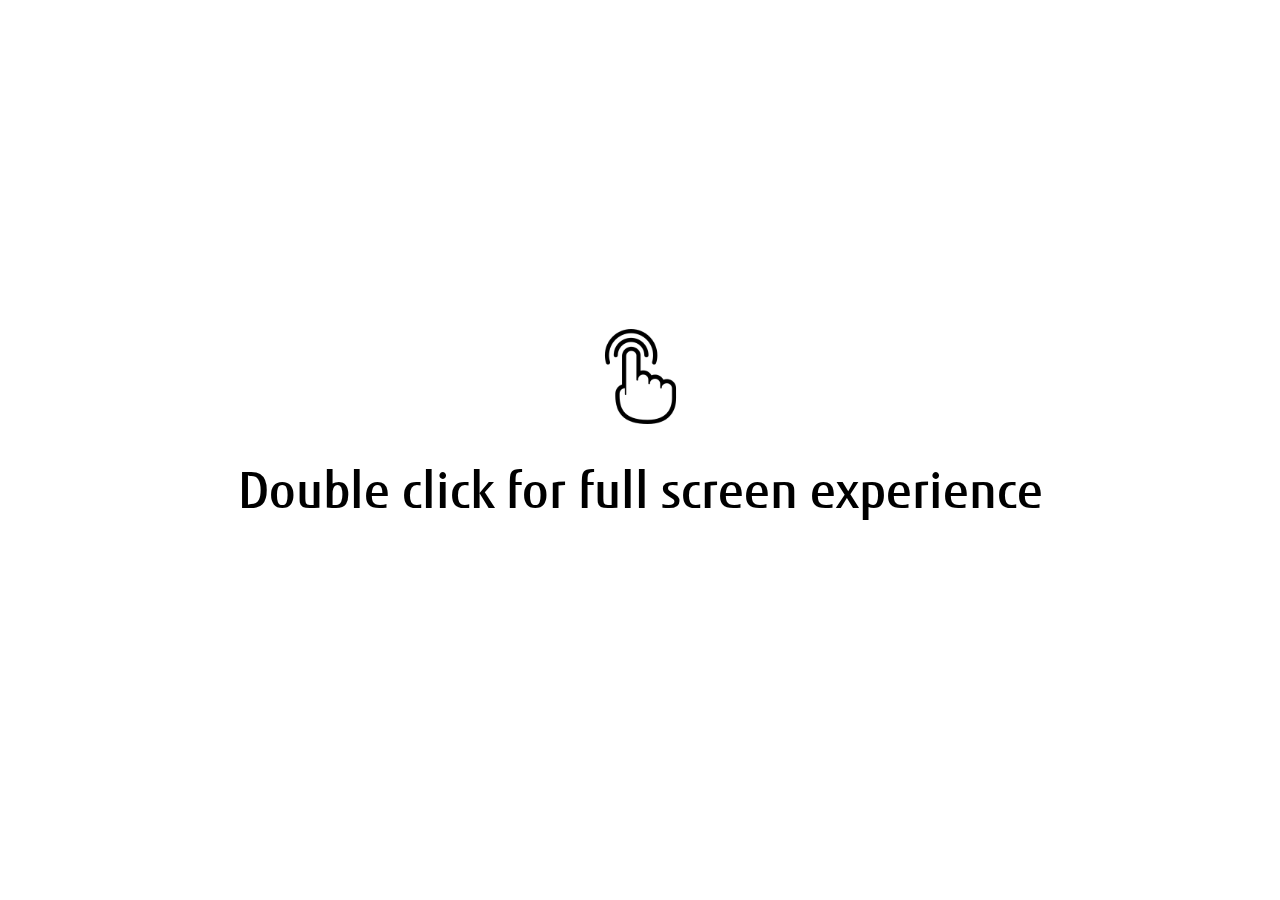
<file: welcome.html>
<!DOCTYPE html>
<html lang="en">

<head>
    <meta charset="UTF-8">
    <meta http-equiv="X-UA-Compatible" content="IE=edge">
    <meta name="viewport" content="width=device-width, initial-scale=1.0">
    <title>Document</title>


    <link rel="stylesheet" href="./css/welcome.css">
    <link rel="stylesheet" href="./css/transition.css">



    <style>
        @font-face {
            src: url(./font/FujitsuSansMedium.ttf);
            font-family: "FujitsuSansMedium";
        }
    </style>



    <!-- Jump to main site
    ================================================== -->
    <script type="text/javascript">
        var url = './Onboarding/index.html';
        var delay = 2;
        var d = delay * 1000;
        window.setTimeout('parent.location.replace(url)', d);
    </script>

</head>

<body>
    <div class="banner-area site-content">
        <div class="content-area">
            <div class="content">
                <img src="./Onboarding/assets/images/others/doublleTap.png" alt="">
                <h1>Double click for full screen experience</h1>

            </div>
        </div>
    </div>




    <!-- Splash Screen text animation
    ================================================== -->
    <script type="text/javascript">
        $(function () {
            var welcomeSection = $('.welcome-section'),
                enterButton = welcomeSection.find('.enter-button');

            setTimeout(function () {
                welcomeSection.removeClass('content-hidden');
            }, 800);

            enterButton.on('click', function (e) {
                e.preventDefault();
                welcomeSection.addClass('content-hidden').fadeOut();
            });

        });
    </script>


</body>

</html>
</file>
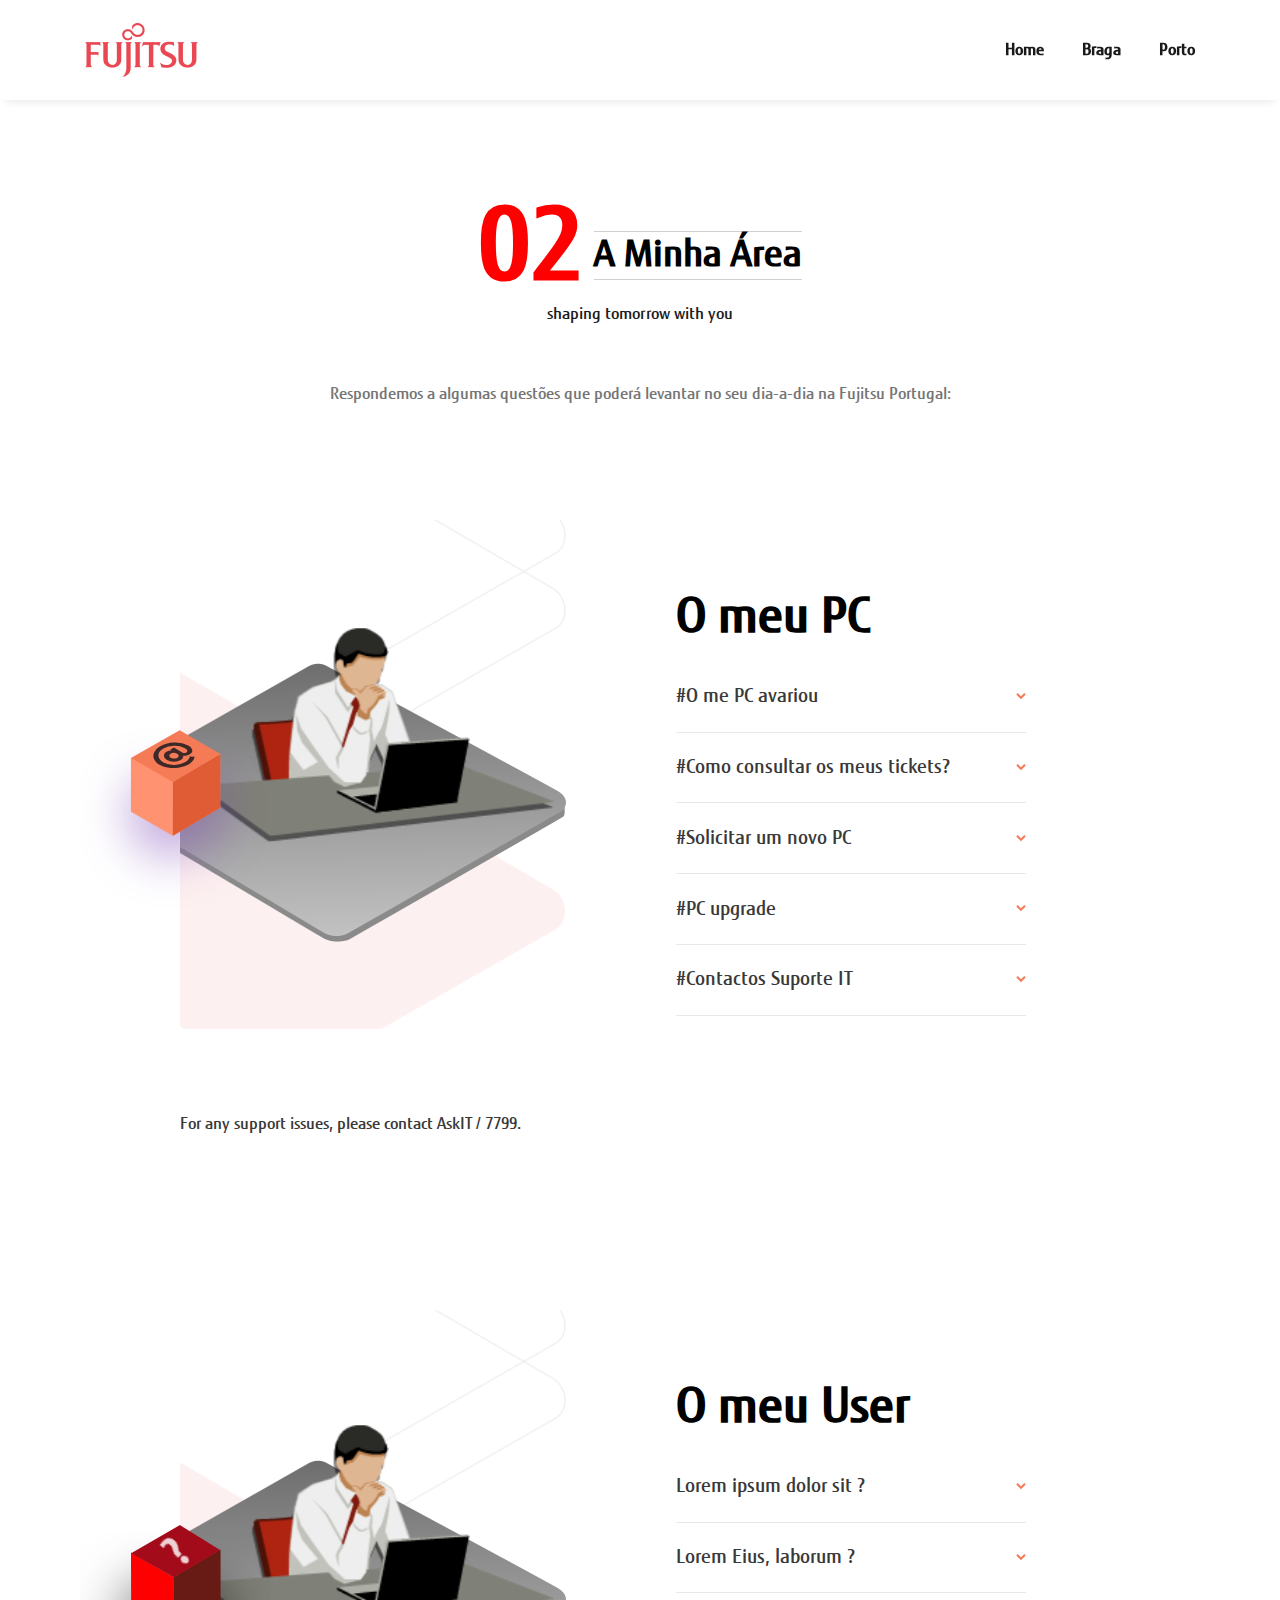
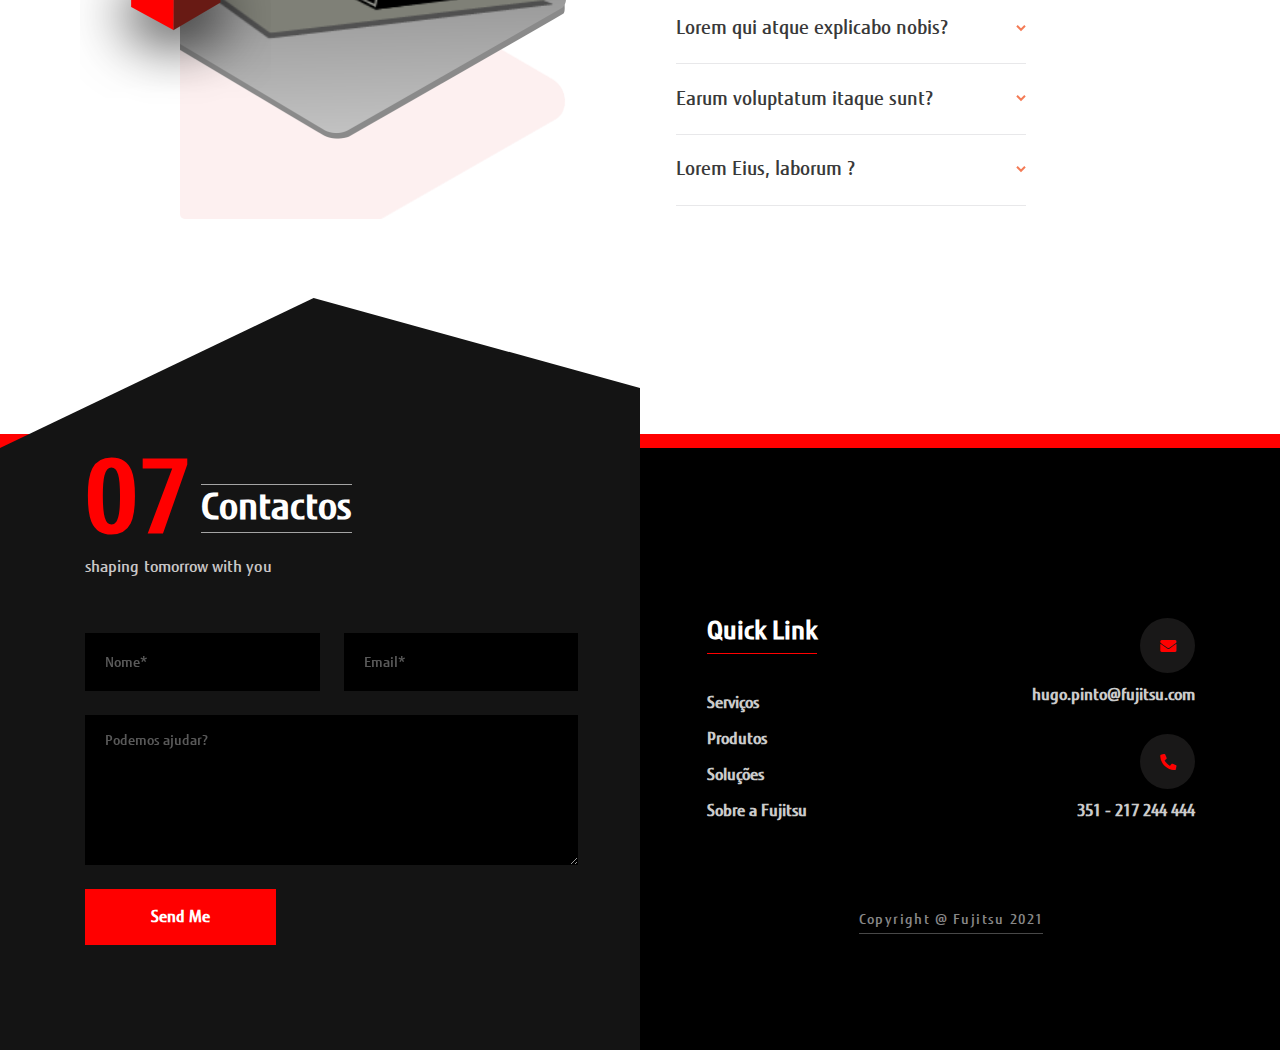
<file: Onboarding/aMinhaArea.html>
<!DOCTYPE html>
<html lang="en">

<head>
	<!-- Basic Page Needs
    ================================================== -->
	<meta charset="utf-8" />
	<meta http-equiv="X-UA-Compatible" content="IE=edge" />

	<!-- Specific Meta
    ================================================== -->
	<meta name="viewport" content="width=device-width, initial-scale=1, maximum-scale=1" />
	<meta name="description" content="Intimate is a One Page Personal & Agency Portfolio Template." />
	<meta name="keywords" content="HTML5,Design, business, clean" />

	<!-- Titles
    ================================================== -->
	<title>Fujitsu Onboarding</title>

	<!-- Favicons
    ================================================== -->
	<link rel="shortcut icon" href="assets/images/favicon.png" />
	<link rel="apple-touch-icon" sizes="72x72" href="assets/images/android-icon-72x72.png" />
	<link rel="apple-touch-icon" sizes="114x114" href="assets/images/apple-icon-144x144.png" />

	<!-- Custom Font
	================================================== -->
	<link
		href="https://fonts.googleapis.com/css2?family=Dosis:wght@400;500;600;700;800&family=Inter:wght@400;500;600;700&display=swap"
		rel="stylesheet">

	<!-- CSS
    ================================================== -->
	<link rel="stylesheet" href="assets/css/bootstrap.min.css" />
	<link rel="stylesheet" href="assets/css/owl.carousel.min.css" />
	<link rel="stylesheet" href="assets/css/simple-scrollbar.css" />
	<link rel="stylesheet" href="assets/css/odometer-theme-default.css" />
	<link rel="stylesheet" href="assets/css/fontawesome.all.min.css" />

	<link rel="stylesheet" href="../css/transition.css" />
	<link rel="stylesheet" href="./assets/css/accordion.css">

	<link rel="stylesheet" href="https://www.w3schools.com/w3css/4/w3.css">


	<style>
		@font-face {
			src: url(../font/FujitsuSansMedium.ttf);
			font-family: "FujitsuSansMedium";
		}
	</style>

	<!-- This style use for this page -->
	<link rel="stylesheet" href="assets/css/jquery.animatedheadline.css" />

	<link rel="stylesheet" href="assets/css/style.css" />

	<script src="assets/js/modernizr.min.js"></script>
</head>


<body data-bs-spy="scroll" data-bs-target=".navigation-area">
	<!--~~~~~~~~~~~~~~~~~~~~~~~~~~~~~~~~~~~~~~~
			Start Site Header
		~~~~~~~~~~~~~~~~~~~~~~~~~~~~~~~~~~~~~~~~-->
	<header class="site-header header-style-one sticky">
		<div class="container">
			<div class="row align-items-center">
				<div class="col-12">
					<div class="navigation-area">
						<!-- Site Branding -->
						<div class="site-branding">
							<a href="index.html">
								<img src="assets/images/logo/logo.png" alt="Site Logo" />
							</a>
						</div><!--  /.site-branding -->

						<!-- Site Navigation -->
						<div class="site-navigation">
							<nav class="navigation">
								<!-- Main Menu -->
								<div class="menu-wrapper">
									<div class="menu-content">
										<ul class="mainmenu">
											<li>
												<a class="nav-link" href="index.html">Home</a>
											</li>
											<li>
												<a class="nav-link" href="./404.html">Braga</a>
											</li>
											<li>
												<a class="nav-link" href="./404.html">Porto</a>
											</li>
										</ul> <!-- /.menu-list -->
									</div> <!-- /.hours-content-->
								</div><!-- /.menu-wrapper -->
							</nav>
						</div><!-- /.site-navigation -->
						<div class="hamburger-menus">
							<span></span>
							<span></span>
							<span></span>
						</div><!-- /.hamburger-menus -->
					</div><!-- /.navigation-area -->
				</div><!-- /.col-12 -->
			</div><!-- /.row -->
		</div><!-- /.container-fluid -->
		<div class="mobile-sidebar-menu sidebar-menu">
			<div class="overlaybg"></div>
		</div>
	</header>
	<!--~~./ end site header ~~-->

	<!--********************************************************-->
	<!--********************* SITE CONTENT *********************-->
	<!--********************************************************-->
	<div class="site-content" style="margin-top: 60px;">


		<!--~~~~~~~~~~~~~~~~~~~~~~~~~~~~~~~~~~~~~~~
			Start Services Block
		~~~~~~~~~~~~~~~~~~~~~~~~~~~~~~~~~~~~~~~~-->
		<div id="service-block" class="services-block pd-t-170">
			<div class="container container-1200">
				<div class="row justify-content-center">
					<div class="col-lg-8">
						<div class="section-title text-center">
							<h2 class="title-main">
								02 <span>A Minha Área</span>
							</h2><!-- /.title-main -->
							<p class="sub-title">shaping tomorrow with you</p>
						</div><!-- /.section-title -->
					</div><!-- /.col-lg-8 -->
				</div><!-- /.row -->
				<div class="entry-content text-center">
					<p style="color: rgb(117, 117, 117);">
						Respondemos a algumas questões que poderá levantar no seu dia-a-dia na Fujitsu Portugal:
					</p>
					<br>

				</div>
				<!--~~./ end services block ~~-->
			</div>

		</div>



		<!--~~~~~~~~~~~~~~~~~~~~~~~~~~~~~~~~~~~~~~~
			Start accordion I
		~~~~~~~~~~~~~~~~~~~~~~~~~~~~~~~~~~~~~~~~-->
		<div class="body-accordion">
			<div class="wrapper">
				<div class="image__wrapper">
					<div class="image__wrapper_inner">

					</div>
					<img class="box" src="./assets/images/accordion/illustration-box-desktop.svg" alt="box">
				</div>
				<div class="accordion__wrapper">
					<h1 class="title__accordion">O meu PC</h1>
					<div class="questions__accordions">
						<div class="question-answer__accordion">
							<div class="question">
								<h3 class="title__question">
									#O me PC avariou
								</h3>
								<img src="./assets/images/accordion/icon-arrow-down.svg">
							</div>
							<div class="answer">
								Caso tenha uma avaria no se PC, deverá abrir um ticket e reportar o incidente no portal
								<span style="color: red;"> <a
										href="https://fujitsu.service-now.com/ask_it?id=askit_home">Ask IT</a></span>.
							</div>
							<div class="answer">
								No portal <span style="color: red;"> <a
										href="https://fujitsu.service-now.com/ask_it?id=askit_home">Ask IT</a></span>
								deverá selecionar "New Incident" e ser-lhe-á solicitado o preenchimento dos seguintes
								campos:
							</div>
							<div class="answer">

								<li>*Affected end user</li>
								<li>*Your telephone</li>
								<li>*Email</li>
								<li>*Type of incident</li>
								<li>Have you taken any actions to resolve this?</li>
								<li>*Short Description</li>
								<li>*Description</li>
								(* preenchimento obrigatório)
							</div>
							<div class="answer">
								Terá também a possibilidade de adicionar anexos.
							</div>



						</div>

						<div class="question-answer__accordion">
							<div class="question">
								<h3 class="title__question">
									#Como consultar os meus tickets?
								</h3>
								<img src="./assets/images/accordion/icon-arrow-down.svg">
							</div>
							<div class="answer ">
								Pode acompanhar o status dos seus tickets no portal <span style="color: red;"> <a
										href="https://fujitsu.service-now.com/ask_it?id=askit_home">Ask IT</a></span>.
							</div>
							<div class="answer ">
								Para ver as acções efectuadas aceda ao menu <span style="color: red;"> <a
										href="https://fujitsu.service-now.com/ask_it?id=ask_it_calls">"My
										Incidents"</a></span>.
							</div>
							<div class="answer ">
								Aqui irá aceder a uma lista com os seus tickets (abertos e fechados).
							</div>
						</div>

						<div class="question-answer__accordion">
							<div class="question">
								<h3 class="title__question">
									#Solicitar um novo PC
								</h3>
								<img src="./assets/images/accordion/icon-arrow-down.svg">
							</div>
							<div class="answer ">
								Para solicitar um novo PC aceda ao <span style="color: red;"> <a
										href="https://fujitsu.service-now.com/ask_it?id=ask_it_calls">Departamento de
										Tech T</a></span> para Portugal.
							</div>
						</div>

						<div class="question-answer__accordion">
							<div class="question">
								<h3 class="title__question">
									#PC upgrade
								</h3>
								<img src="./assets/images/accordion/icon-arrow-down.svg">
							</div>
							<div class="answer ">
								Para solicitar um upgrade ao seu pc aceda ao<span style="color: red;"> <a
										href="https://fujitsu.service-now.com/ask_it?id=ask_it_calls">Departamento de
										Tech T</a></span> para Portugal.
							</div>
						</div>

						<div class="question-answer__accordion">
							<div class="question">
								<h3 class="title__question">
									#Contactos Suporte IT
								</h3>
								<img src="./assets/images/accordion/icon-arrow-down.svg">
							</div>
							<div class="answer ">
								Se ligar de um de telefones fixos da empresa pode marcar a extensão <b>7799</b>.
							</div>
							<div class="answer ">
								De qualquer outro telefone, você pode usar o número local <b>217202500 </b>.
							</div>

							<div class="answer ">
								O número internacional continua disponível <b>004989356480888</b>.
							</div>


						</div>

					</div>
				</div>
				For any support issues, please contact AskIT / 7799.
			</div>

		</div>
		<!--~~./ end accordion I ~~-->

		<!--~~~~~~~~~~~~~~~~~~~~~~~~~~~~~~~~~~~~~~~
			Start accordion I
		~~~~~~~~~~~~~~~~~~~~~~~~~~~~~~~~~~~~~~~~-->
		<div class="body-accordion">
			<div class="wrapper">
				<div class="image__wrapper">
					<div class="image__wrapper_inner">

					</div>
					<img class="box" src="./assets/images/accordion/illustration-box-desktop.png" alt="box">
				</div>
				<div class="accordion__wrapper">
					<h1 class="title__accordion">O meu User</h1>
					<div class="questions__accordions">
						<div class="question-answer__accordion">
							<div class="question">
								<h3 class="title__question">
									Lorem ipsum dolor sit ?
								</h3>
								<img src="./assets/images/accordion/icon-arrow-down.svg">
							</div>
							<div class="answer">
								Lorem ipsum dolor, sit amet consectetur adipisicing elit. Nam fuga sit soluta
								voluptatibus illum repellendus quidem rerum dolores rem reprehenderit.
							</div>
						</div>

						<div class="question-answer__accordion">
							<div class="question">
								<h3 class="title__question">
									Lorem Eius, laborum ?
								</h3>
								<img src="./assets/images/accordion/icon-arrow-down.svg">
							</div>
							<div class="answer ">
								I-Lorem ipsum dolor, sit amet consectetur adipisicing elit. Nam fuga sit soluta
								voluptatibus illum repellendus quidem rerum dolores rem reprehenderit.
							</div>
						</div>

						<div class="question-answer__accordion">
							<div class="question">
								<h3 class="title__question">
									Lorem qui atque explicabo nobis?
								</h3>
								<img src="./assets/images/accordion/icon-arrow-down.svg">
							</div>
							<div class="answer ">
								II.-Lorem ipsum dolor, sit amet consectetur adipisicing elit. Nam fuga sit soluta
								voluptatibus illum repellendus quidem rerum dolores rem reprehenderit.
							</div>
						</div>

						<div class="question-answer__accordion">
							<div class="question">
								<h3 class="title__question">
									Earum voluptatum itaque sunt?
								</h3>
								<img src="./assets/images/accordion/icon-arrow-down.svg">
							</div>
							<div class="answer ">
								Lorem ipsum dolor, sit amet consectetur adipisicing elit. Nam fuga sit soluta
								voluptatibus illum repellendus quidem rerum dolores rem reprehenderit.
							</div>
						</div>

						<div class="question-answer__accordion">
							<div class="question">
								<h3 class="title__question">
									Lorem Eius, laborum ?
								</h3>
								<img src="./assets/images/accordion/icon-arrow-down.svg">
							</div>
							<div class="answer ">
								Lorem ipsum dolor, sit amet consectetur adipisicing elit. Nam fuga sit soluta
								voluptatibus illum repellendus quidem rerum dolores rem reprehenderit.
							</div>
						</div>

					</div>
				</div>

			</div>

		</div>
		<!--~~./ end accordion I ~~-->



		<!--~~~~~~~~~~~~~~~~~~~~~~~~~~~~~~~~~~~~~~~
			Start Site Footer
		~~~~~~~~~~~~~~~~~~~~~~~~~~~~~~~~~~~~~~~~-->
		<footer id="contact-block" class="site-footer">
			<div class="container">
				<div class="row">
					<div class="col-lg-6 w3-hide-small">
						<div class="contact-block">
							<div class="section-title">
								<h2 class="title-main">
									07 <span>Contactos</span>
								</h2><!-- /.title-main -->
								<p class="sub-title">shaping tomorrow with you</p>
							</div><!-- /.section-title -->
							<div class="contact-form-area">
								<form id="contact_form" class="contact-form" action="#">
									<div class="row gx-4">
										<div class="col-lg-6 col-md-6">
											<div class="form-group">
												<input id="name" name="name" type="text" class="form-control"
													placeholder="Nome*">
											</div>
										</div>
										<!--./ col-lg-6-->
										<div class="col-lg-6 col-md-6">
											<div class="form-group">
												<input class="form-control" id="email" name="email" type="email"
													placeholder="Email*">
											</div>
										</div>
										<!--./ col-lg-6 -->
										<div class="col-12">
											<div class="form-group">
												<textarea id="message" name="message" class="form-control" rows="4"
													placeholder="Podemos ajudar?"></textarea>
											</div>
										</div><!-- /.col-12 -->
										<div class="col-12">
											<button type="submit" class="btn btn-primary">Send Me</button>
										</div>
										<!--./ col-lg-6 -->
									</div><!-- /.row -->
								</form><!-- /.contact-form -->
							</div><!-- /.contact-form-area -->
						</div>
					</div>
					<div class="col-lg-6">
						<div class="footer-content-wrapper">
							<div class="footer-widget-area">
								<div class="row">
									<!--~~~~~ Start Widget Links ~~~~~-->
									<div class="col-lg-6 col-md-6 w3-hide-small">
										<aside class="widget widget_links">
											<h2 class="widget-title"><span>Quick Link</span></h2>
											<div class="widget-content">
												<ul>
													<li><a href="https://www.fujitsu.com/pt/services/">Serviços</a>
													</li>
													<li><a href="https://www.fujitsu.com/pt/products/">Produtos</a>
													</li>
													<li><a href="https://www.fujitsu.com/pt/solutions/">Soluções</a>
													</li>
													<li><a href="https://www.fujitsu.com/pt/about/">Sobre a
															Fujitsu</a>
													</li>
												</ul>
											</div>
										</aside>
									</div>
									<!--~./ end links widget ~-->
									<!--~~~~~ Start Widget Links ~~~~~-->
									<div class="col-lg-6 col-md-6 w3-hide-small">
										<aside class="widget widget_contact">
											<div class="widget-content">
												<div class="single-contact-info">
													<div class="icon">
														<i class="fas fa-envelope"></i>
													</div>
													<p><a
															href="mailto:hugo.pinto@fujitsu.com">hugo.pinto@fujitsu.com</a>
													</p>
												</div><!-- /.single-contact-info -->
												<div class="single-contact-info">
													<div class="icon">
														<i class="fas fa-phone-alt"></i>
													</div>
													<p>351 - 217 244 444</p>
												</div><!-- /.single-contact-info -->
											</div>
										</aside>
									</div>
									<!--~./ end links widget ~-->
								</div>
							</div>
							<!--~./ end footer widgets area ~-->
							<div class="copyright-text text-center">
								<p>Copyright @ <a href="#">Fujitsu </a> 2021</p>
							</div>
							<!--~./ end copyright text ~-->
						</div>
					</div>
				</div>
			</div>
		</footer>
		<!--~./ end site footer ~-->
	</div>
	<!--~~./ end site content ~~-->

	<!-- All The JS Files
			================================================== -->
	<script src="assets/js/jquery.js"></script>
	<script src="assets/js/popper.min.js"></script>
	<script src="assets/js/bootstrap.min.js"></script>
	<script src="assets/js/plugins.js"></script>
	<script src="assets/js/imagesloaded.pkgd.min.js"></script>
	<script src="assets/js/simple-scrollbar.min.js"></script>
	<script src="assets/js/background-parallax.js"></script>
	<script src="assets/js/theia-sticky-sidebar.min.js"></script>
	<script src="assets/js/ResizeSensor.min.js"></script>
	<script src="assets/js/owl.carousel.min.js"></script>
	<script src="assets/js/isotope.pkgd.min.js"></script>
	<script src="assets/js/packery-mode.pkgd.min.js"></script>
	<script src="assets/js/scrolla.jquery.min.js"></script>
	<script src="assets/js/odometer.min.js"></script>
	<script src="assets/js/isInViewport.jquery.js"></script>
	<script src="assets/js/contact.js"></script>
	<script src="assets/js/main.js"></script><!-- main-js -->

	<!-- This script use for this page -->
	<script src="assets/js/heandline.js"></script>
	<script src="./assets/js/accordion.js"></script>


	<!-- REQUEST FULL SCREEN MODE -->
	<script>
		function getFullscreenElement() {
			return document.fullscreenElement ||
				document.webkitfullscreenElement ||
				document.mozfullscreenElement ||
				document.msfullscreenElement;
		}

		function toggleFullscreen() {
			if (getFullscreenElement()) {
				document.exitFullscreen();
			} else {
				document.documentElement.requestFullscreen().catch(console.log);
			}
		}

		document.addEventListener("dblclick", () => {
			toggleFullscreen();
		});

		document.addEventListener("fullscreenchange", () => {
			console.log("full Screen Changed !")
		})
	</script>



</body>

</html>
</file>
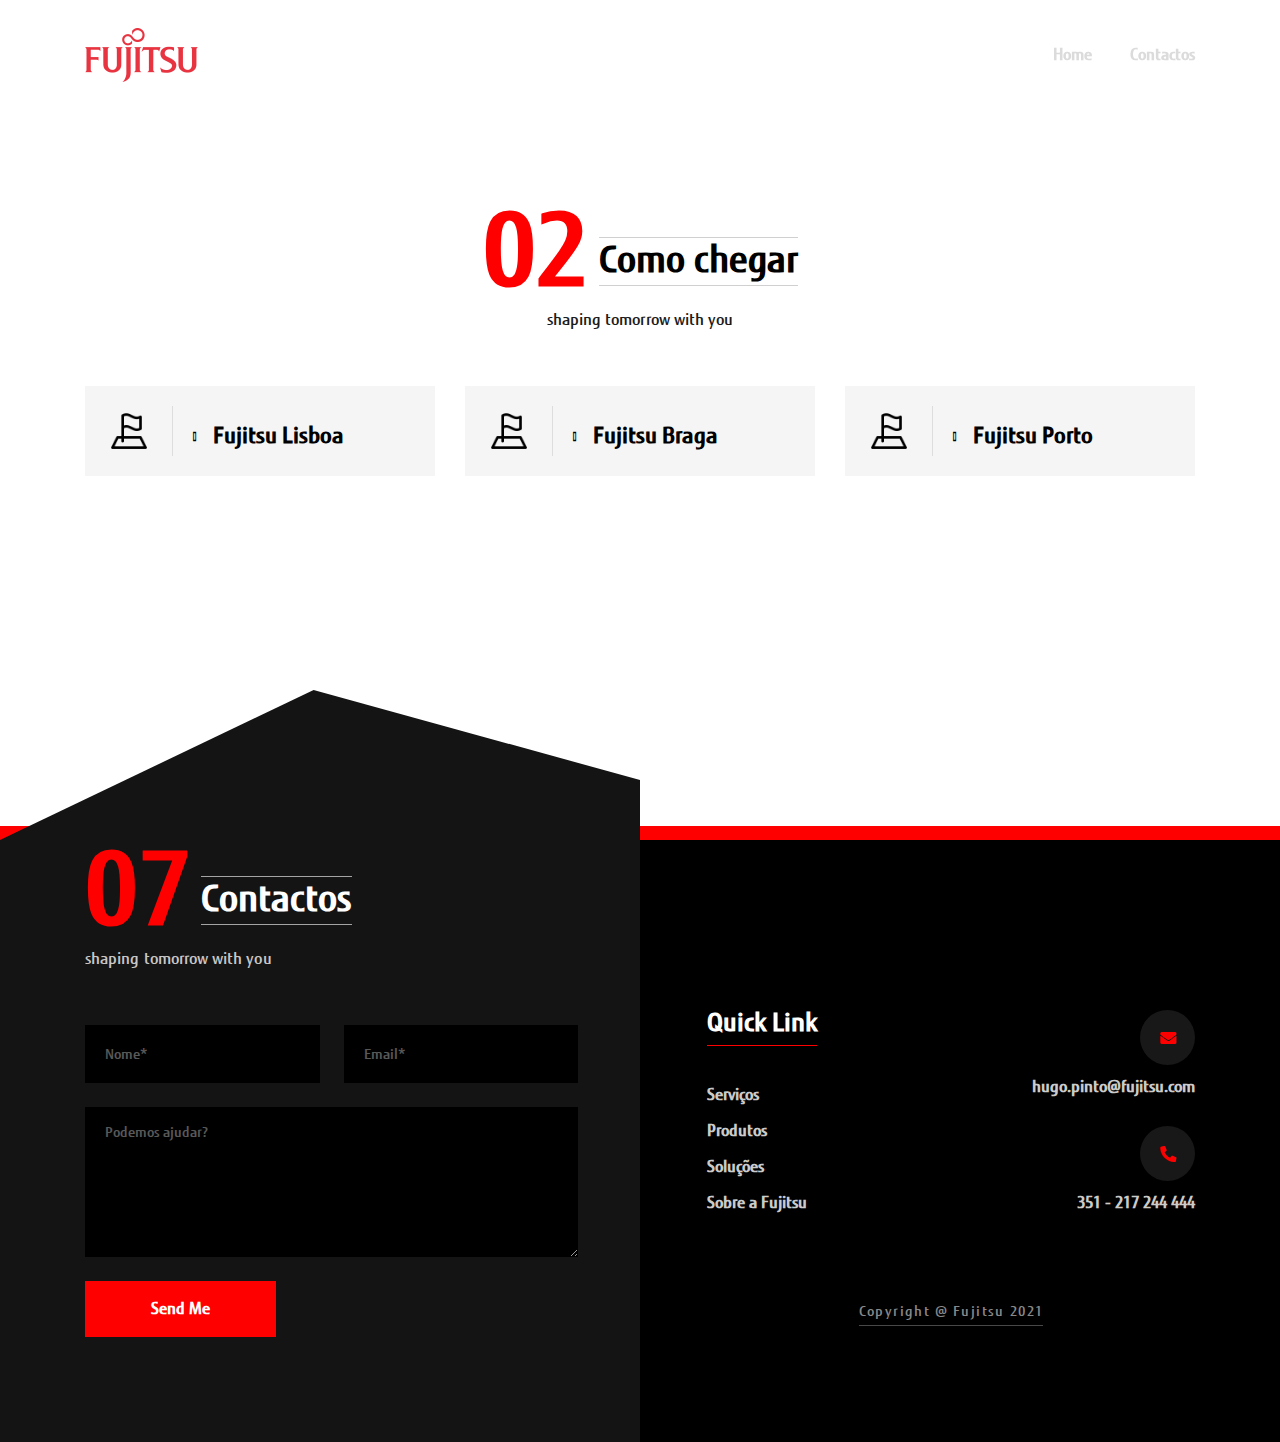
<file: Onboarding/ComoChegar.html>
<!DOCTYPE html>
<html lang="en">

<head>
	<!-- Basic Page Needs
    ================================================== -->
	<meta charset="utf-8" />
	<meta http-equiv="X-UA-Compatible" content="IE=edge" />

	<!-- Specific Meta
    ================================================== -->
	<meta name="viewport" content="width=device-width, initial-scale=1, maximum-scale=1" />
	<meta name="description" content="Intimate is a One Page Personal & Agency Portfolio Template." />
	<meta name="keywords" content="HTML5,Design, business, clean" />

	<!-- Titles
    ================================================== -->
	<title>Fujitsu Onboarding</title>

	<!-- Favicons
    ================================================== -->
	<link rel="shortcut icon" href="assets/images/favicon.png" />
	<link rel="apple-touch-icon" sizes="72x72" href="assets/images/android-icon-72x72.png" />
	<link rel="apple-touch-icon" sizes="114x114" href="assets/images/apple-icon-144x144.png" />

	<!-- Custom Font
	================================================== -->
	<link
		href="https://fonts.googleapis.com/css2?family=Dosis:wght@400;500;600;700;800&family=Inter:wght@400;500;600;700&display=swap"
		rel="stylesheet">

	<!-- CSS
    ================================================== -->
	<link rel="stylesheet" href="assets/css/bootstrap.min.css" />
	<link rel="stylesheet" href="assets/css/owl.carousel.min.css" />
	<link rel="stylesheet" href="assets/css/simple-scrollbar.css" />
	<link rel="stylesheet" href="assets/css/odometer-theme-default.css" />
	<link rel="stylesheet" href="assets/css/fontawesome.all.min.css" />

	<link rel="stylesheet" href="../css/transition.css" />
	<link rel="stylesheet" href="https://www.w3schools.com/w3css/4/w3.css">

	<style>
		@font-face {
			src: url(../font/FujitsuSansMedium.ttf);
			font-family: "FujitsuSansMedium";
		}
	</style>

	<!-- This style use for this page -->
	<link rel="stylesheet" href="assets/css/jquery.animatedheadline.css" />

	<link rel="stylesheet" href="assets/css/style.css" />

	<script src="assets/js/modernizr.min.js"></script>
</head>

<body data-bs-spy="scroll" data-bs-target=".navigation-area">
	<!--~~~~~~~~~~~~~~~~~~~~~~~~~~~~~~~~~~~~~~~
		Start Site Header
	~~~~~~~~~~~~~~~~~~~~~~~~~~~~~~~~~~~~~~~~-->
	<header class="site-header default-header-style sticky">
		<div class="container">
			<div class="row align-items-center">
				<div class="col-12">
					<div class="navigation-area">
						<!-- Site Branding -->
						<div class="site-branding">
							<a href="index.html">
								<img src="assets/images/logo/logo.png" alt="Site Logo" />
							</a>
						</div><!--  /.site-branding -->

						<!-- Site Navigation -->
						<div class="site-navigation">
							<nav class="navigation">
								<!-- Main Menu -->
								<div class="menu-wrapper">
									<div class="menu-content">
										<ul class="mainmenu">
											<li>
												<a class="nav-link" href="./index.html">Home</a>
											</li>
											<li>
												<a class="nav-link" href="#contact-block">Contactos</a>
											</li>
										</ul> <!-- /.menu-list -->
									</div> <!-- /.hours-content-->
								</div><!-- /.menu-wrapper -->
							</nav>
						</div><!-- /.site-navigation -->
						<div class="hamburger-menus">
							<span></span>
							<span></span>
							<span></span>
						</div><!-- /.hamburger-menus -->
					</div><!-- /.navigation-area -->
				</div><!-- /.col-12 -->
			</div><!-- /.row -->
		</div><!-- /.container-fluid -->
		<div class="mobile-sidebar-menu sidebar-menu">
			<!-- 	<div class="overlaybg"></div>-->
		</div>
	</header>
	<!--~~./ end site header ~~-->

	<!--********************************************************-->
	<!--********************* SITE CONTENT *********************-->
	<!--********************************************************-->
	<div class="site-content">


		<!--~~~~~~~~~~~~~~~~~~~~~~~~~~~~~~~~~~~~~~~
			Start Services Block
		~~~~~~~~~~~~~~~~~~~~~~~~~~~~~~~~~~~~~~~~-->
		<div id="service-block" class="services-block pd-t-170" style="margin-bottom: 350px; margin-top: 66px;">
			<div class="container container-1200">
				<div class="row justify-content-center">
					<div class="col-lg-8">
						<div class="section-title text-center">
							<h2 class="title-main">
								02 <span>Como chegar</span>
							</h2><!-- /.title-main -->
							<p class="sub-title">shaping tomorrow with you</p>
						</div><!-- /.section-title -->
					</div><!-- /.col-lg-8 -->
				</div><!-- /.row -->

				<div class="row services-items-list gutters-30">
					<div class="col-lg-4 col-md-6">
						<a class="service-item" href="./ComoChegar_LX.html">
							<div class="service-icon">
								<img src="assets/images/icon/services/1.png" alt="Icon" />
							</div>
							<!-- /.service-icon -->
							<h3 class="title">Fujitsu Lisboa</h3>
						</a>
						<!-- /.service-item -->
					</div>
					<!-- /.col-lg-4 -->
					<div class="col-lg-4 col-md-6">
						<a class="service-item" href="./404.html">
							<div class="service-icon">
								<img src="assets/images/icon/services/1.png" alt="Icon" />
							</div>
							<!-- /.service-icon -->
							<h3 class="title">Fujitsu Braga</h3>
						</a>
						<!-- /.service-item -->
					</div>
					<!-- /.col-lg-4 -->
					<div class="col-lg-4 col-md-6">
						<a class="service-item" href="./404.html">
							<div class="service-icon">
								<img src="assets/images/icon/services/1.png" alt="Icon" />
							</div>
							<!-- /.service-icon -->
							<h3 class="title">Fujitsu Porto</h3>
						</a>
						<!-- /.service-item -->
					</div>
					<!-- /.col-lg-4 -->
				</div><!-- /.row -->
			</div><!-- /.container -->
		</div>
		<!--~~./ end services block ~~-->


		<!--~~~~~~~~~~~~~~~~~~~~~~~~~~~~~~~~~~~~~~~
			Start Site Footer
		~~~~~~~~~~~~~~~~~~~~~~~~~~~~~~~~~~~~~~~~-->
		<footer id="contact-block" class="site-footer">
			<div class="container">
				<div class="row">
					<div class="col-lg-6 w3-hide-small">
						<div class="contact-block">
							<div class="section-title">
								<h2 class="title-main">
									07 <span>Contactos</span>
								</h2><!-- /.title-main -->
								<p class="sub-title">shaping tomorrow with you</p>
							</div><!-- /.section-title -->
							<div class="contact-form-area">
								<form id="contact_form" class="contact-form" action="#">
									<div class="row gx-4">
										<div class="col-lg-6 col-md-6">
											<div class="form-group">
												<input id="name" name="name" type="text" class="form-control"
													placeholder="Nome*">
											</div>
										</div>
										<!--./ col-lg-6-->
										<div class="col-lg-6 col-md-6">
											<div class="form-group">
												<input class="form-control" id="email" name="email" type="email"
													placeholder="Email*">
											</div>
										</div>
										<!--./ col-lg-6 -->
										<div class="col-12">
											<div class="form-group">
												<textarea id="message" name="message" class="form-control" rows="4"
													placeholder="Podemos ajudar?"></textarea>
											</div>
										</div><!-- /.col-12 -->
										<div class="col-12">
											<button type="submit" class="btn btn-primary">Send Me</button>
										</div>
										<!--./ col-lg-6 -->
									</div><!-- /.row -->
								</form><!-- /.contact-form -->
							</div><!-- /.contact-form-area -->
						</div>
					</div>
					<div class="col-lg-6">
						<div class="footer-content-wrapper">
							<div class="footer-widget-area">
								<div class="row">
									<!--~~~~~ Start Widget Links ~~~~~-->
									<div class="col-lg-6 col-md-6 w3-hide-small">
										<aside class="widget widget_links">
											<h2 class="widget-title"><span>Quick Link</span></h2>
											<div class="widget-content">
												<ul>
													<li><a href="https://www.fujitsu.com/pt/services/">Serviços</a>
													</li>
													<li><a href="https://www.fujitsu.com/pt/products/">Produtos</a>
													</li>
													<li><a href="https://www.fujitsu.com/pt/solutions/">Soluções</a>
													</li>
													<li><a href="https://www.fujitsu.com/pt/about/">Sobre a
															Fujitsu</a>
													</li>
												</ul>
											</div>
										</aside>
									</div>
									<!--~./ end links widget ~-->
									<!--~~~~~ Start Widget Links ~~~~~-->
									<div class="col-lg-6 col-md-6 w3-hide-small">
										<aside class="widget widget_contact">
											<div class="widget-content">
												<div class="single-contact-info">
													<div class="icon">
														<i class="fas fa-envelope"></i>
													</div>
													<p><a
															href="mailto:hugo.pinto@fujitsu.com">hugo.pinto@fujitsu.com</a>
													</p>
												</div><!-- /.single-contact-info -->
												<div class="single-contact-info">
													<div class="icon">
														<i class="fas fa-phone-alt"></i>
													</div>
													<p>351 - 217 244 444</p>
												</div><!-- /.single-contact-info -->
											</div>
										</aside>
									</div>
									<!--~./ end links widget ~-->
								</div>
							</div>
							<!--~./ end footer widgets area ~-->
							<div class="copyright-text text-center">
								<p>Copyright @ <a href="#">Fujitsu </a> 2021</p>
							</div>
							<!--~./ end copyright text ~-->
						</div>
					</div>
				</div>
			</div>
		</footer>
		<!--~./ end site footer ~-->
	</div>
	<!--~~./ end site content ~~-->

	<!-- All The JS Files
			================================================== -->
	<script src="assets/js/jquery.js"></script>
	<script src="assets/js/popper.min.js"></script>
	<script src="assets/js/bootstrap.min.js"></script>
	<script src="assets/js/plugins.js"></script>
	<script src="assets/js/imagesloaded.pkgd.min.js"></script>
	<script src="assets/js/simple-scrollbar.min.js"></script>
	<script src="assets/js/background-parallax.js"></script>
	<script src="assets/js/theia-sticky-sidebar.min.js"></script>
	<script src="assets/js/ResizeSensor.min.js"></script>
	<script src="assets/js/owl.carousel.min.js"></script>
	<script src="assets/js/isotope.pkgd.min.js"></script>
	<script src="assets/js/packery-mode.pkgd.min.js"></script>
	<script src="assets/js/scrolla.jquery.min.js"></script>
	<script src="assets/js/odometer.min.js"></script>
	<script src="assets/js/isInViewport.jquery.js"></script>
	<script src="assets/js/contact.js"></script>
	<script src="assets/js/main.js"></script><!-- main-js -->

	<!-- This script use for this page -->
	<script src="assets/js/heandline.js"></script>


	<!-- REQUEST FULL SCREEN MODE -->
	<script>
		function getFullscreenElement() {
			return document.fullscreenElement ||
				document.webkitfullscreenElement ||
				document.mozfullscreenElement ||
				document.msfullscreenElement;
		}

		function toggleFullscreen() {
			if (getFullscreenElement()) {
				document.exitFullscreen();
			} else {
				document.documentElement.requestFullscreen().catch(console.log);
			}
		}

		document.addEventListener("dblclick", () => {
			toggleFullscreen();
		});

		document.addEventListener("fullscreenchange", () => {
			console.log("full Screen Changed !")
		})
	</script>



</body>

</html>
</file>
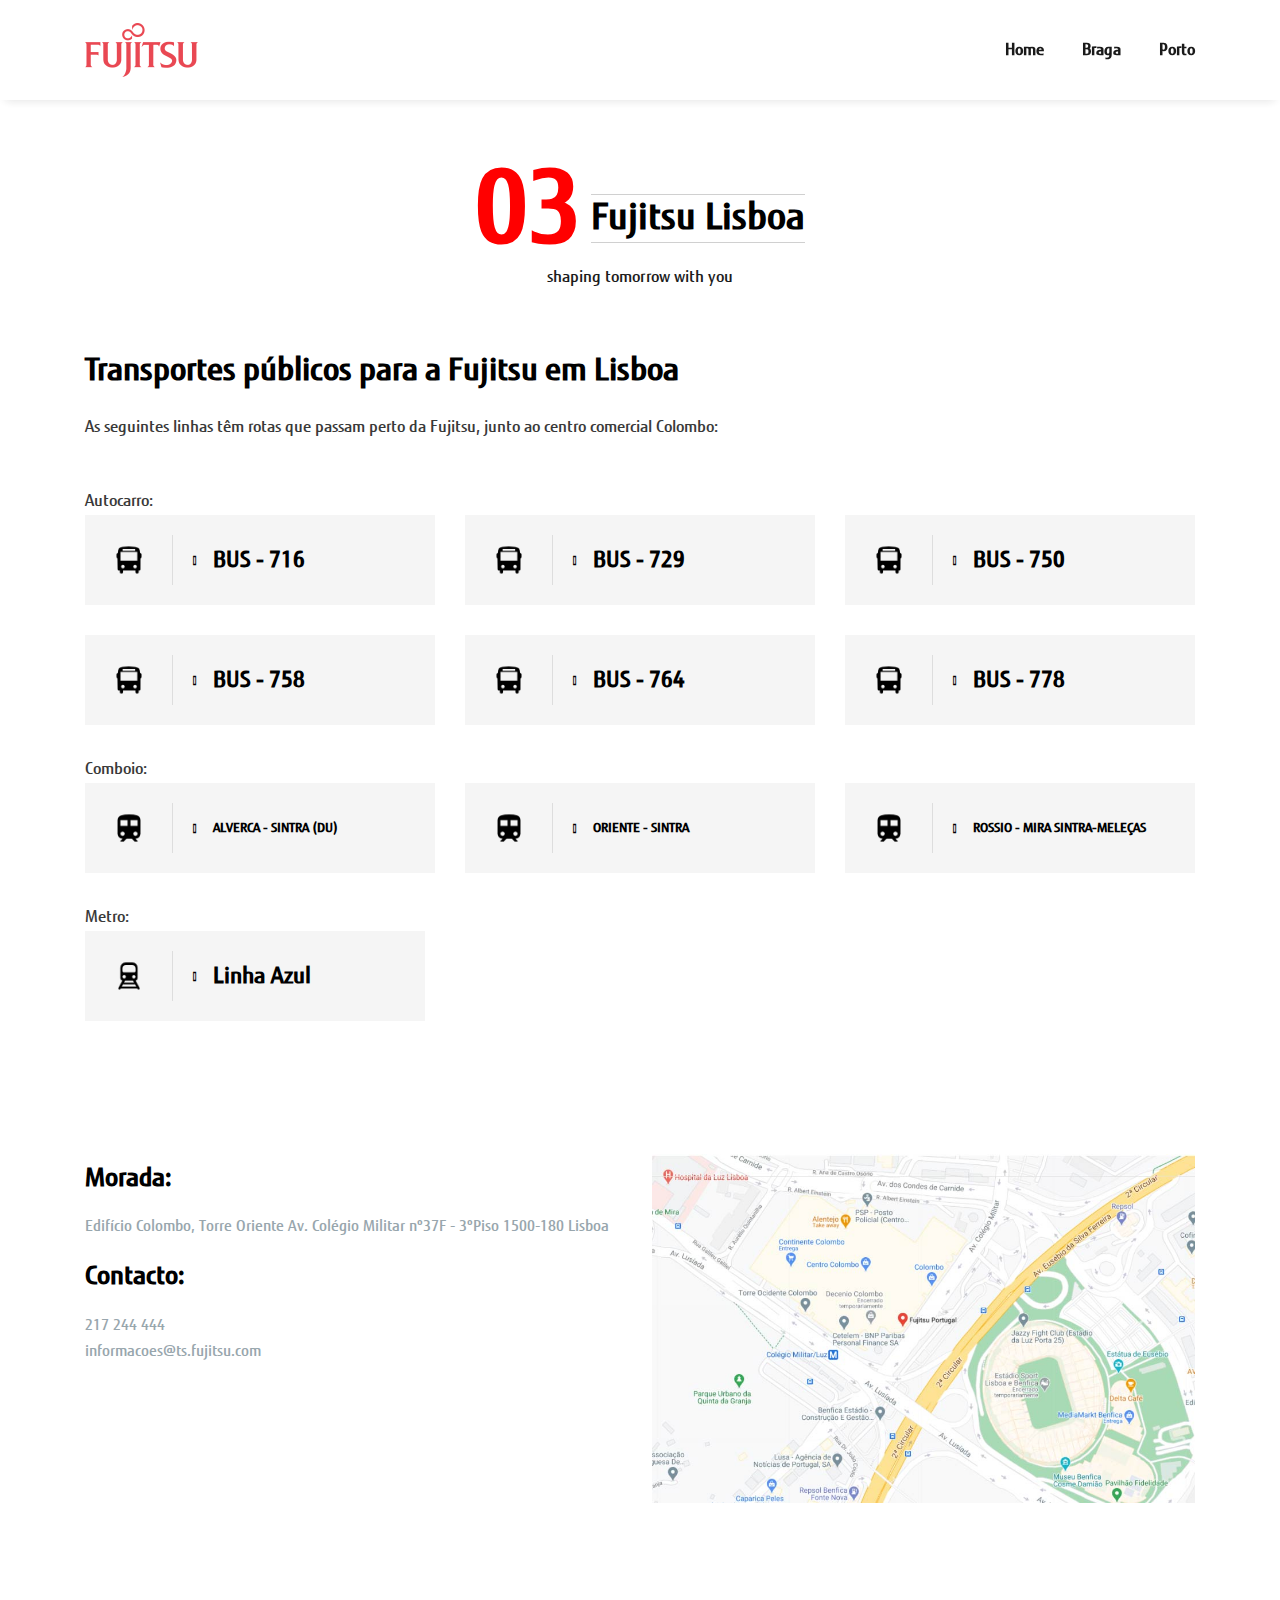
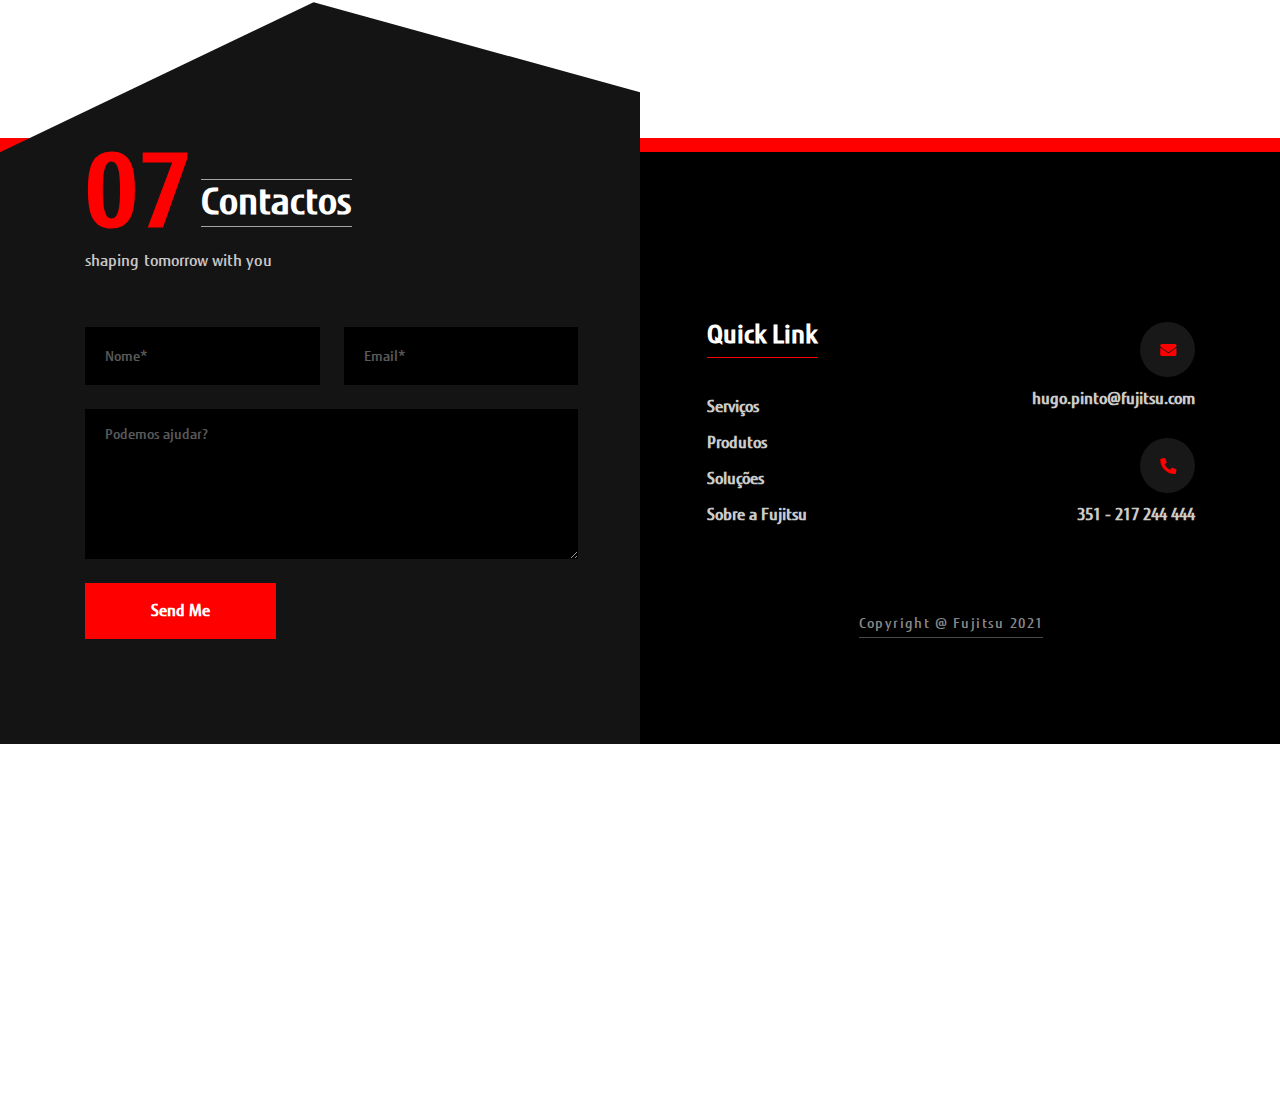
<file: Onboarding/ComoChegar_LX.html>
<!DOCTYPE html>
<html lang="en">

<head>
	<!-- Basic Page Needs
    ================================================== -->
	<meta charset="utf-8" />
	<meta http-equiv="X-UA-Compatible" content="IE=edge" />

	<!-- Specific Meta
    ================================================== -->
	<meta name="viewport" content="width=device-width, initial-scale=1, maximum-scale=1" />
	<meta name="description" content="Intimate is a One Page Personal & Agency Portfolio Template." />
	<meta name="keywords" content="HTML5,Design, business, clean" />

	<!-- Titles
    ================================================== -->
	<title>Fujitsu Onboarding</title>

	<!-- Favicons
    ================================================== -->
	<link rel="shortcut icon" href="assets/images/favicon.png" />
	<link rel="apple-touch-icon" sizes="72x72" href="assets/images/android-icon-72x72.png" />
	<link rel="apple-touch-icon" sizes="114x114" href="assets/images/apple-icon-144x144.png" />

	<!-- Custom Font
	================================================== -->
	<link
		href="https://fonts.googleapis.com/css2?family=Dosis:wght@400;500;600;700;800&family=Inter:wght@400;500;600;700&display=swap"
		rel="stylesheet">

	<!-- CSS
    ================================================== -->
	<link rel="stylesheet" href="assets/css/bootstrap.min.css" />
	<link rel="stylesheet" href="assets/css/owl.carousel.min.css" />
	<link rel="stylesheet" href="assets/css/simple-scrollbar.css" />
	<link rel="stylesheet" href="assets/css/odometer-theme-default.css" />
	<link rel="stylesheet" href="assets/css/fontawesome.all.min.css" />

	<link rel="stylesheet" href="../css/transition.css" />


	<style>
		@font-face {
			src: url(../font/FujitsuSansMedium.ttf);
			font-family: "FujitsuSansMedium";
		}
	</style>

	<!-- This style use for this page -->
	<link rel="stylesheet" href="assets/css/jquery.animatedheadline.css" />

	<link rel="stylesheet" href="assets/css/style.css" />

	<script src="assets/js/modernizr.min.js"></script>
</head>

<body data-bs-spy="scroll" data-bs-target=".navigation-area">
	<!--~~~~~~~~~~~~~~~~~~~~~~~~~~~~~~~~~~~~~~~
			Start Site Header
		~~~~~~~~~~~~~~~~~~~~~~~~~~~~~~~~~~~~~~~~-->
	<header class="site-header header-style-one sticky">
		<div class="container">
			<div class="row align-items-center">
				<div class="col-12">
					<div class="navigation-area">
						<!-- Site Branding -->
						<div class="site-branding">
							<a href="index.html">
								<img src="assets/images/logo/logo.png" alt="Site Logo" />
							</a>
						</div><!--  /.site-branding -->

						<!-- Site Navigation -->
						<div class="site-navigation">
							<nav class="navigation">
								<!-- Main Menu -->
								<div class="menu-wrapper">
									<div class="menu-content">
										<ul class="mainmenu">
											<li>
												<a class="nav-link" href="index.html">Home</a>
											</li>
											<li>
												<a class="nav-link" href="./404.html">Braga</a>
											</li>
											<li>
												<a class="nav-link" href="./404.html">Porto</a>
											</li>
										</ul> <!-- /.menu-list -->
									</div> <!-- /.hours-content-->
								</div><!-- /.menu-wrapper -->
							</nav>
						</div><!-- /.site-navigation -->
						<div class="hamburger-menus">
							<span></span>
							<span></span>
							<span></span>
						</div><!-- /.hamburger-menus -->
					</div><!-- /.navigation-area -->
				</div><!-- /.col-12 -->
			</div><!-- /.row -->
		</div><!-- /.container-fluid -->
		<div class="mobile-sidebar-menu sidebar-menu">
			<div class="overlaybg"></div>
		</div>
	</header>
	<!--~~./ end site header ~~-->

	<!--********************************************************-->
	<!--********************* SITE CONTENT *********************-->
	<!--********************************************************-->
	<div class="site-content">


		<!--~~~~~~~~~~~~~~~~~~~~~~~~~~~~~~~~~~~~~~~
			Start Services Block
		~~~~~~~~~~~~~~~~~~~~~~~~~~~~~~~~~~~~~~~~-->
		<div id="service-block" class="services-block pd-t-170" style="margin-bottom: 350px; margin-top: 33px;">
			<div class="container container-1200">
				<div class="row justify-content-center">
					<div class="col-lg-8">
						<div class="section-title text-center">
							<h2 class="title-main">
								03 <span>Fujitsu Lisboa</span>

							</h2><!-- /.title-main -->
							<p class="sub-title">shaping tomorrow with you</p>
						</div><!-- /.section-title -->
					</div><!-- /.col-lg-8 -->
				</div><!-- /.row -->




				<h2 class="entry-title">
					<p>Transportes públicos para a Fujitsu em Lisboa</p>
				</h2>
				<div class="entry-content">
					<p>
						As seguintes linhas têm rotas que passam perto da Fujitsu, junto ao
						centro comercial Colombo:
					</p>
					<br>
				</div>
				<div class="entry-content">
					<p>
						Autocarro:
					</p>
				</div>
				<div class="row services-items-list gutters-30">
					<div class="col-lg-4 col-md-6">
						<a class="service-item"
							href="https://www.carris.pt/viaje/carreiras/716-alameda-d-a-henriques-benfica/"
							target="_blank">
							<div class="service-icon">
								<img src="assets/images/icon/services/10.png" alt="Icon" />
							</div>
							<!-- /.service-icon -->
							<h3 class="title">BUS - 716</h3>
						</a>
						<!-- /.service-item -->
					</div>
					<!-- /.col-lg-4 -->
					<div class="col-lg-4 col-md-6">
						<a class="service-item"
							href="https://www.carris.pt/viaje/carreiras/729-b-%C2%BA-padre-cruz-alg%C3%A9s/"
							target="_blank">
							<div class="service-icon">
								<img src="assets/images/icon/services/10.png" alt="Icon" />
							</div>
							<!-- /.service-icon -->
							<h3 class="title">BUS - 729</h3>
						</a>
						<!-- /.service-item -->
					</div>
					<!-- /.col-lg-4 -->
					<div class="col-lg-4 col-md-6">
						<a class="service-item" href="https://www.carris.pt/viaje/carreiras/750-est-oriente-alges/"
							target="_blank">
							<div class="service-icon">
								<img src="assets/images/icon/services/10.png" alt="Icon" />
							</div>
							<!-- /.service-icon -->
							<h3 class="title">BUS - 750</h3>
						</a>
						<!-- /.service-item -->
					</div>
					<!-- /.col-lg-4 -->
					<!-- /.col-lg-4 -->
					<div class="col-lg-4 col-md-6">
						<a class="service-item"
							href="https://www.carris.pt/viaje/carreiras/758-cais-sodre-portas-benfica/" target="_blank">
							<div class="service-icon">
								<img src="assets/images/icon/services/10.png" alt="Icon" />
							</div>
							<!-- /.service-icon -->
							<h3 class="title">BUS - 758</h3>
						</a>
						<!-- /.service-item -->
					</div>
					<!-- /.col-lg-4 -->
					<!-- /.col-lg-4 -->
					<div class="col-lg-4 col-md-6">
						<a class="service-item"
							href="https://www.carris.pt/viaje/carreiras/764-cidade-universitaria-damaia-cima/"
							target="_blank">
							<div class="service-icon">
								<img src="assets/images/icon/services/10.png" alt="Icon" />
							</div>
							<!-- /.service-icon -->
							<h3 class="title">BUS - 764</h3>
						</a>
						<!-- /.service-item -->
					</div>
					<!-- /.col-lg-4 -->
					<!-- /.col-lg-4 -->
					<div class="col-lg-4 col-md-6">
						<a class="service-item"
							href="https://www.carris.pt/viaje/carreiras/778-campo-grande-metro-colegio-militar-metro/"
							target="_blank">
							<div class="service-icon">
								<img src="assets/images/icon/services/10.png" alt="Icon" />
							</div>
							<!-- /.service-icon -->
							<h3 class="title">BUS - 778</h3>
						</a>
						<!-- /.service-item -->
					</div>
					<!-- /.col-lg-4 -->
					<div class="entry-content">
						<p>
							Comboio:
						</p>
					</div>
					<!-- /.col-lg-4 -->
					<div class="col-lg-4 col-md-6">
						<a class="service-item"
							href="https://www.carris.pt/viaje/carreiras/778-campo-grande-metro-colegio-militar-metro/"
							target="_blank">
							<div class="service-icon">
								<img src="assets/images/icon/services/11.png" alt="Icon" />
							</div>
							<!-- /.service-icon -->
							<h3 class="title2">ALVERCA - SINTRA (DU)</h3>
						</a>
						<!-- /.service-item -->
					</div>
					<!-- /.col-lg-4 -->
					<!-- /.col-lg-4 -->
					<div class="col-lg-4 col-md-6">
						<a class="service-item" href="./404.html" target="_blank">
							<div class="service-icon">
								<img src="assets/images/icon/services/11.png" alt="Icon" />
							</div>
							<!-- /.service-icon -->
							<h3 class="title2">ORIENTE - SINTRA</h3>
						</a>
						<!-- /.service-item -->
					</div>
					<!-- /.col-lg-4 -->
					<!-- /.col-lg-4 -->
					<div class="col-lg-4 col-md-6">
						<a class="service-item" href="./404.html">
							<div class="service-icon">
								<img src="assets/images/icon/services/11.png" alt="Icon" />
							</div>
							<!-- /.service-icon -->
							<h5 class="title2">ROSSIO - MIRA SINTRA-MELEÇAS</h4>
						</a>
						<!-- /.service-item -->
					</div>
					<!-- /.col-lg-4 -->
					<div class="entry-content">
						<p>
							Metro:
						</p>
					</div>
					<div class="row services-items-list gutters-30" style="margin-bottom: 33px;">
						<div class="col-lg-4 col-md-6">
							<a class="service-item" href="https://www.metrolisboa.pt/viajar/mapas-e-diagramas/">
								<div class="service-icon">
									<img src="assets/images/icon/services/12.png" alt="Icon" />
								</div>
								<!-- /.service-icon -->
								<h3 class="title">Linha Azul</h3>
							</a>
							<!-- /.service-item -->
						</div>
					</div><!-- /.row -->

				</div><!-- /.container -->
			</div>
			<!--~~./ end services block ~~-->



			<section class="section" id="features">
				<div class="container">
					<div class="row vertical-content">

						<div class="col-sm-6">
							<div class="features-alt text-right">
								<div class="feature-alt-icon mb-2">
									<i class="pe-7s-light"></i>
								</div>
								<h3>Morada:</h3>

								<p class="text-muted">Edifício Colombo, Torre Oriente
									Av. Colégio Militar nº37F - 3ºPiso
									1500-180 Lisboa</p>

								<h3>Contacto:</h3>

								<p class="text-muted">217 244 444</p>
								<p class="text-muted" style="margin-top: -20px; margin-bottom: 20px;">
									informacoes@ts.fujitsu.com</p>
							</div>
						</div>

						<div class="col-sm-6">
							<a
								href="https://www.google.com/maps?safe=active&q=fujitsu+portugal&rlz=1C1GCEU_enPT897PT897&um=1&ie=UTF-8&sa=X&ved=2ahUKEwib5Ya60PbvAhU_VRUIHfxIA3IQ_AUoAnoECAEQBA"><img
									src="./assets/images/blog/1.jpg" class="img-fluid" alt="img"></a>
						</div>

					</div>
				</div>
			</section>


			<!--~~~~~~~~~~~~~~~~~~~~~~~~~~~~~~~~~~~~~~~
			Start Site Footer
		~~~~~~~~~~~~~~~~~~~~~~~~~~~~~~~~~~~~~~~~-->
			<footer id="contact-block" class="site-footer">
				<div class="container">
					<div class="row">
						<div class="col-lg-6 w3-hide-small">
							<div class="contact-block">
								<div class="section-title">
									<h2 class="title-main">
										07 <span>Contactos</span>
									</h2><!-- /.title-main -->
									<p class="sub-title">shaping tomorrow with you</p>
								</div><!-- /.section-title -->
								<div class="contact-form-area">
									<form id="contact_form" class="contact-form" action="#">
										<div class="row gx-4">
											<div class="col-lg-6 col-md-6">
												<div class="form-group">
													<input id="name" name="name" type="text" class="form-control"
														placeholder="Nome*">
												</div>
											</div>
											<!--./ col-lg-6-->
											<div class="col-lg-6 col-md-6">
												<div class="form-group">
													<input class="form-control" id="email" name="email" type="email"
														placeholder="Email*">
												</div>
											</div>
											<!--./ col-lg-6 -->
											<div class="col-12">
												<div class="form-group">
													<textarea id="message" name="message" class="form-control" rows="4"
														placeholder="Podemos ajudar?"></textarea>
												</div>
											</div><!-- /.col-12 -->
											<div class="col-12">
												<button type="submit" class="btn btn-primary">Send Me</button>
											</div>
											<!--./ col-lg-6 -->
										</div><!-- /.row -->
									</form><!-- /.contact-form -->
								</div><!-- /.contact-form-area -->
							</div>
						</div>
						<div class="col-lg-6">
							<div class="footer-content-wrapper">
								<div class="footer-widget-area">
									<div class="row">
										<!--~~~~~ Start Widget Links ~~~~~-->
										<div class="col-lg-6 col-md-6 w3-hide-small">
											<aside class="widget widget_links">
												<h2 class="widget-title"><span>Quick Link</span></h2>
												<div class="widget-content">
													<ul>
														<li><a href="https://www.fujitsu.com/pt/services/">Serviços</a>
														</li>
														<li><a href="https://www.fujitsu.com/pt/products/">Produtos</a>
														</li>
														<li><a href="https://www.fujitsu.com/pt/solutions/">Soluções</a>
														</li>
														<li><a href="https://www.fujitsu.com/pt/about/">Sobre a
																Fujitsu</a>
														</li>
													</ul>
												</div>
											</aside>
										</div>
										<!--~./ end links widget ~-->
										<!--~~~~~ Start Widget Links ~~~~~-->
										<div class="col-lg-6 col-md-6 w3-hide-small">
											<aside class="widget widget_contact">
												<div class="widget-content">
													<div class="single-contact-info">
														<div class="icon">
															<i class="fas fa-envelope"></i>
														</div>
														<p><a
																href="mailto:hugo.pinto@fujitsu.com">hugo.pinto@fujitsu.com</a>
														</p>
													</div><!-- /.single-contact-info -->
													<div class="single-contact-info">
														<div class="icon">
															<i class="fas fa-phone-alt"></i>
														</div>
														<p>351 - 217 244 444</p>
													</div><!-- /.single-contact-info -->
												</div>
											</aside>
										</div>
										<!--~./ end links widget ~-->
									</div>
								</div>
								<!--~./ end footer widgets area ~-->
								<div class="copyright-text text-center">
									<p>Copyright @ <a href="#">Fujitsu </a> 2021</p>
								</div>
								<!--~./ end copyright text ~-->
							</div>
						</div>
					</div>
				</div>
			</footer>
			<!--~./ end site footer ~-->
		</div>
		<!--~~./ end site content ~~-->

		<!-- All The JS Files
			================================================== -->
		<script src="assets/js/jquery.js"></script>
		<script src="assets/js/popper.min.js"></script>
		<script src="assets/js/bootstrap.min.js"></script>
		<script src="assets/js/plugins.js"></script>
		<script src="assets/js/imagesloaded.pkgd.min.js"></script>
		<script src="assets/js/simple-scrollbar.min.js"></script>
		<script src="assets/js/background-parallax.js"></script>
		<script src="assets/js/theia-sticky-sidebar.min.js"></script>
		<script src="assets/js/ResizeSensor.min.js"></script>
		<script src="assets/js/owl.carousel.min.js"></script>
		<script src="assets/js/isotope.pkgd.min.js"></script>
		<script src="assets/js/packery-mode.pkgd.min.js"></script>
		<script src="assets/js/scrolla.jquery.min.js"></script>
		<script src="assets/js/odometer.min.js"></script>
		<script src="assets/js/isInViewport.jquery.js"></script>
		<script src="assets/js/contact.js"></script>
		<script src="assets/js/main.js"></script><!-- main-js -->

		<!-- This script use for this page -->
		<script src="assets/js/heandline.js"></script>


		<!-- REQUEST FULL SCREEN MODE -->
		<script>
			function getFullscreenElement() {
				return document.fullscreenElement ||
					document.webkitfullscreenElement ||
					document.mozfullscreenElement ||
					document.msfullscreenElement;
			}

			function toggleFullscreen() {
				if (getFullscreenElement()) {
					document.exitFullscreen();
				} else {
					document.documentElement.requestFullscreen().catch(console.log);
				}
			}

			document.addEventListener("dblclick", () => {
				toggleFullscreen();
			});

			document.addEventListener("fullscreenchange", () => {
				console.log("full Screen Changed !")
			})
		</script>



</body>

</html>
</file>
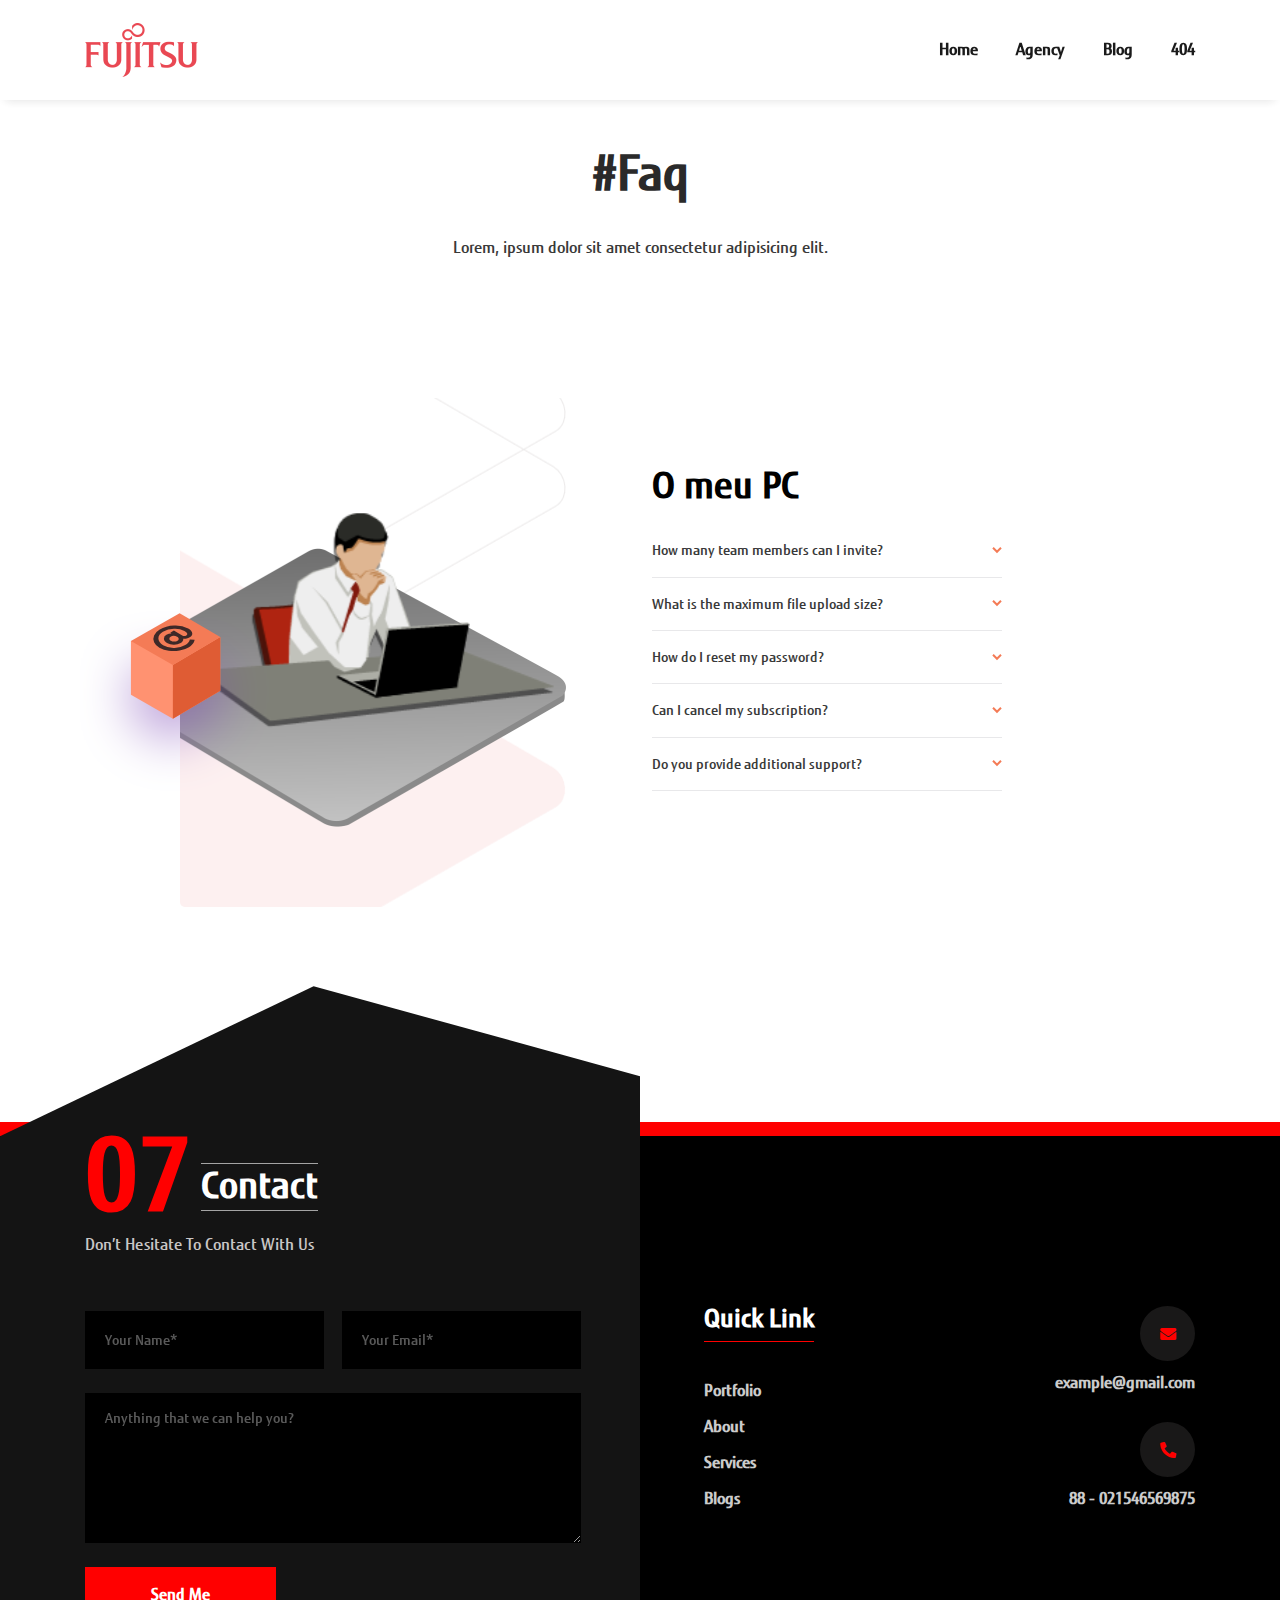
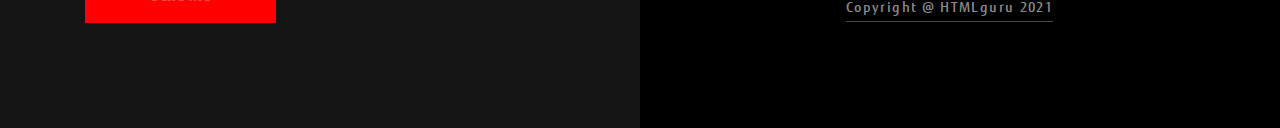
<file: Onboarding/faq.html>
<!DOCTYPE html>
<html lang="en">

<head>
	<!-- Basic Page Needs
    ================================================== -->
	<meta charset="utf-8" />
	<meta http-equiv="X-UA-Compatible" content="IE=edge" />

	<!-- Specific Meta
    ================================================== -->
	<meta name="viewport" content="width=device-width, initial-scale=1, maximum-scale=1" />
	<meta name="description" content="Intimate is a One Page Personal & Agency Portfolio Template." />
	<meta name="keywords"
		content="HTML5, Template, Design, agency, blog, business, clean, creative, marketing, modern, multipurpose, portfolio, seo, startup, studio, trending" />

	<!-- Titles
    ================================================== -->
	<title>Fujitsu Onboarding</title>

	<!-- Favicons
    ================================================== -->
	<link rel="shortcut icon" href="assets/images/favicon.png" />
	<link rel="apple-touch-icon" sizes="72x72" href="assets/images/android-icon-72x72.png" />
	<link rel="apple-touch-icon" sizes="114x114" href="assets/images/apple-icon-144x144.png" />

	<!-- Custom Font
	================================================== -->
	<link
		href="https://fonts.googleapis.com/css2?family=Dosis:wght@400;500;600;700;800&family=Inter:wght@400;500;600;700&display=swap"
		rel="stylesheet">

	<!-- CSS
    ================================================== -->
	<link rel="stylesheet" href="assets/css/bootstrap.min.css" />
	<link rel="stylesheet" href="assets/css/owl.carousel.min.css" />
	<link rel="stylesheet" href="assets/css/simple-scrollbar.css" />
	<link rel="stylesheet" href="assets/css/odometer-theme-default.css" />
	<link rel="stylesheet" href="assets/css/fontawesome.all.min.css" />
	<link rel="stylesheet" href="assets/css/style.css" />

	<link rel="stylesheet" href="../css/transition.css">
	<link rel="stylesheet" href="./assets/css/accordion.css">

	<style>
		@font-face {
			src: url(../font/FujitsuSansMedium.ttf);
			font-family: "FujitsuSansMedium";
		}
	</style>

	<script src="assets/js/modernizr.min.js"></script>

</head>

<body>

	<!--~~~~~~~~~~~~~~~~~~~~~~~~~~~~~~~~~~~~~~~
			Start Site Header
		~~~~~~~~~~~~~~~~~~~~~~~~~~~~~~~~~~~~~~~~-->
	<header class="site-header header-style-one sticky">
		<div class="container">
			<div class="row align-items-center">
				<div class="col-12">
					<div class="navigation-area">
						<!-- Site Branding -->
						<div class="site-branding">
							<a href="index.html">
								<img src="assets/images/logo/logo.png" alt="Site Logo" />
							</a>
						</div><!--  /.site-branding -->

						<!-- Site Navigation -->
						<div class="site-navigation">
							<nav class="navigation">
								<!-- Main Menu -->
								<div class="menu-wrapper">
									<div class="menu-content">
										<ul class="mainmenu">
											<li>
												<a class="nav-link" href="index.html">Home</a>
											</li>
											<li>
												<a class="nav-link" href="agency.html">Agency</a>
											</li>
											<li>
												<a class="nav-link" href="blog.html">Blog</a>
											</li>
											<li>
												<a class="nav-link" href="404.html">404</a>
											</li>
										</ul> <!-- /.menu-list -->
									</div> <!-- /.hours-content-->
								</div><!-- /.menu-wrapper -->
							</nav>
						</div><!-- /.site-navigation -->
						<div class="hamburger-menus">
							<span></span>
							<span></span>
							<span></span>
						</div><!-- /.hamburger-menus -->
					</div><!-- /.navigation-area -->
				</div><!-- /.col-12 -->
			</div><!-- /.row -->
		</div><!-- /.container-fluid -->
		<div class="mobile-sidebar-menu sidebar-menu">
			<div class="overlaybg"></div>
		</div>
	</header>
	<!--~~./ end site header ~~-->

	<!--********************************************************-->
	<!--********************* SITE CONTENT *********************-->
	<!--********************************************************-->
	<div class="site-content">
		<!--~~~~~~~~~~~~~~~~~~~~~~~~~~~~~~~~~~~~~~~
			Start Page Title Area
		~~~~~~~~~~~~~~~~~~~~~~~~~~~~~~~~~~~~~~~~-->
		<div class="page-title-area">
			<div class="container">
				<div class="row">
					<div class="col-12">
						<div class="page-header-content">
							<div class="page-header-caption">
								<h2 class="page-title">#Faq</h2>
							</div>
							<div class="entry-content" style="margin-top: 33px;">
								<p>
									Lorem, ipsum dolor sit amet consectetur adipisicing elit.
								</p>
							</div>
							<!--~~./ page-header-caption ~~-->
						</div>
						<!--~~./ page-header-content ~~-->
					</div>
				</div>
			</div>
			<!--~~./ end container ~~-->
		</div>
		<!--~~./ end page title area ~~-->

		<!--~~~~~~~~~~~~~~~~~~~~~~~~~~~~~~~~~~~~~~~
			Start accordion I
		~~~~~~~~~~~~~~~~~~~~~~~~~~~~~~~~~~~~~~~~-->
		<div class="body-accordion">
			<div class="wrapper">
				<div class="image__wrapper">
					<div class="image__wrapper_inner">

					</div>
					<img class="box" src="./assets/images/accordion/illustration-box-desktop.svg" alt="box">
				</div>
				<div class="accordion__wrapper">
					<h1 class="title__accordion">O meu PC</h1>
					<div class="questions__accordions">
						<div class="question-answer__accordion">
							<div class="question">
								<h3 class="title__question">
									How many team members can I invite?
								</h3>
								<img src="./assets/images/accordion/icon-arrow-down.svg">
							</div>
							<div class="answer">
								You can invite up to 2 additional users on the Free plan. There is no limit on
								team members for the Premium plan.
							</div>
						</div>

						<div class="question-answer__accordion">
							<div class="question">
								<h3 class="title__question">
									What is the maximum file upload size?
								</h3>
								<img src="./assets/images/accordion/icon-arrow-down.svg">
							</div>
							<div class="answer ">
								No more than 2GB. All files in your account must fit your allotted storage space.
							</div>
						</div>

						<div class="question-answer__accordion">
							<div class="question">
								<h3 class="title__question">
									How do I reset my password?
								</h3>
								<img src="./assets/images/accordion/icon-arrow-down.svg">
							</div>
							<div class="answer ">
								Click “Forgot password” from the login page or “Change password” from your profile page.
								A reset link will be emailed to you.
							</div>
						</div>

						<div class="question-answer__accordion">
							<div class="question">
								<h3 class="title__question">
									Can I cancel my subscription?
								</h3>
								<img src="./assets/images/accordion/icon-arrow-down.svg">
							</div>
							<div class="answer ">
								Yes! Send us a message and we’ll process your request no questions asked.
							</div>
						</div>

						<div class="question-answer__accordion">
							<div class="question">
								<h3 class="title__question">
									Do you provide additional support?
								</h3>
								<img src="./assets/images/accordion/icon-arrow-down.svg">
							</div>
							<div class="answer ">
								Chat and email support is available 24/7. Phone lines are open during normal business
								hours.
							</div>
						</div>

					</div>
				</div>

			</div>

		</div>
		<!--~~./ end accordion I ~~-->



		<!--~~~~~~~~~~~~~~~~~~~~~~~~~~~~~~~~~~~~~~~
			Start Site Footer
		~~~~~~~~~~~~~~~~~~~~~~~~~~~~~~~~~~~~~~~~-->
		<footer id="contact-block" class="site-footer">
			<div class="container">
				<div class="row">
					<div class="col-lg-6">
						<div class="contact-block">
							<div class="section-title">
								<h2 class="title-main">
									07 <span>Contact</span>
								</h2><!-- /.title-main -->
								<p class="sub-title">Don’t Hesitate To Contact With Us</p>
							</div><!-- /.section-title -->
							<div class="contact-form-area">
								<form id="contact_form" class="contact-form" action="#">
									<div class="row gx-4">
										<div class="col-lg-6 col-md-6">
											<div class="form-group">
												<input id="name" name="name" type="text" class="form-control"
													placeholder="Your Name*">
											</div>
										</div>
										<!--./ col-lg-6-->
										<div class="col-lg-6 col-md-6">
											<div class="form-group">
												<input class="form-control" id="email" name="email" type="email"
													placeholder="Your Email*">
											</div>
										</div>
										<!--./ col-lg-6 -->
										<div class="col-12">
											<div class="form-group">
												<textarea id="message" name="message" class="form-control" rows="4"
													placeholder="Anything that we can help you?"></textarea>
											</div>
										</div><!-- /.col-12 -->
										<div class="col-12">
											<button type="submit" class="btn btn-primary">Send Me</button>
										</div>
										<!--./ col-lg-6 -->
									</div><!-- /.row -->
								</form><!-- /.contact-form -->
							</div><!-- /.contact-form-area -->
						</div>
					</div>
					<div class="col-lg-6">
						<div class="footer-content-wrapper">
							<div class="footer-widget-area">
								<div class="row">
									<!--~~~~~ Start Widget Links ~~~~~-->
									<div class="col-lg-6 col-md-6">
										<aside class="widget widget_links">
											<h2 class="widget-title"><span>Quick Link</span></h2>
											<div class="widget-content">
												<ul>
													<li><a href="#">Portfolio</a></li>
													<li><a href="#">About</a></li>
													<li><a href="#">Services</a></li>
													<li><a href="blog.html">Blogs</a></li>
												</ul>
											</div>
										</aside>
									</div>
									<!--~./ end links widget ~-->
									<!--~~~~~ Start Widget Links ~~~~~-->
									<div class="col-lg-6 col-md-6">
										<aside class="widget widget_contact">
											<div class="widget-content">
												<div class="single-contact-info">
													<div class="icon">
														<i class="fas fa-envelope"></i>
													</div>
													<p><a href="mailto:example@gmail.com">example@gmail.com</a></p>
												</div><!-- /.single-contact-info -->
												<div class="single-contact-info">
													<div class="icon">
														<i class="fas fa-phone-alt"></i>
													</div>
													<p>88 - 021546569875</p>
												</div><!-- /.single-contact-info -->
											</div>
										</aside>
									</div>
									<!--~./ end links widget ~-->
								</div>
							</div>
							<!--~./ end footer widgets area ~-->
							<div class="copyright-text text-center">
								<p>Copyright @ <a href="#">HTMLguru </a> 2021</p>
							</div>
							<!--~./ end copyright text ~-->
						</div>
					</div>
				</div>
			</div>
		</footer>
		<!--~./ end site footer ~-->
	</div>
	<!--~~./ end site content ~~-->

	<!-- All The JS Files
			================================================== -->
	<script src="assets/js/jquery.js"></script>
	<script src="assets/js/popper.min.js"></script>
	<script src="assets/js/bootstrap.min.js"></script>
	<script src="assets/js/plugins.js"></script>
	<script src="assets/js/imagesloaded.pkgd.min.js"></script>
	<script src="assets/js/simple-scrollbar.min.js"></script>
	<script src="assets/js/background-parallax.js"></script>
	<script src="assets/js/theia-sticky-sidebar.min.js"></script>
	<script src="assets/js/ResizeSensor.min.js"></script>
	<script src="assets/js/owl.carousel.min.js"></script>
	<script src="assets/js/isotope.pkgd.min.js"></script>
	<script src="assets/js/packery-mode.pkgd.min.js"></script>
	<script src="assets/js/scrolla.jquery.min.js"></script>
	<script src="assets/js/odometer.min.js"></script>
	<script src="assets/js/isInViewport.jquery.js"></script>
	<script src="assets/js/contact.js"></script>
	<script src="assets/js/main.js"></script>

	<script src="./assets/js/accordion.js"></script>

	<!-- main-js -->

	<!-- REQUEST FULL SCREEN MODE -->
	<script>
		function getFullscreenElement() {
			return document.fullscreenElement ||
				document.webkitfullscreenElement ||
				document.mozfullscreenElement ||
				document.msfullscreenElement;
		}

		function toggleFullscreen() {
			if (getFullscreenElement()) {
				document.exitFullscreen();
			} else {
				document.documentElement.requestFullscreen().catch(console.log);
			}
		}

		document.addEventListener("dblclick", () => {
			toggleFullscreen();
		});

		document.addEventListener("fullscreenchange", () => {
			console.log("full Screen Changed !")
		})
	</script>

</body>

</html>
</file>
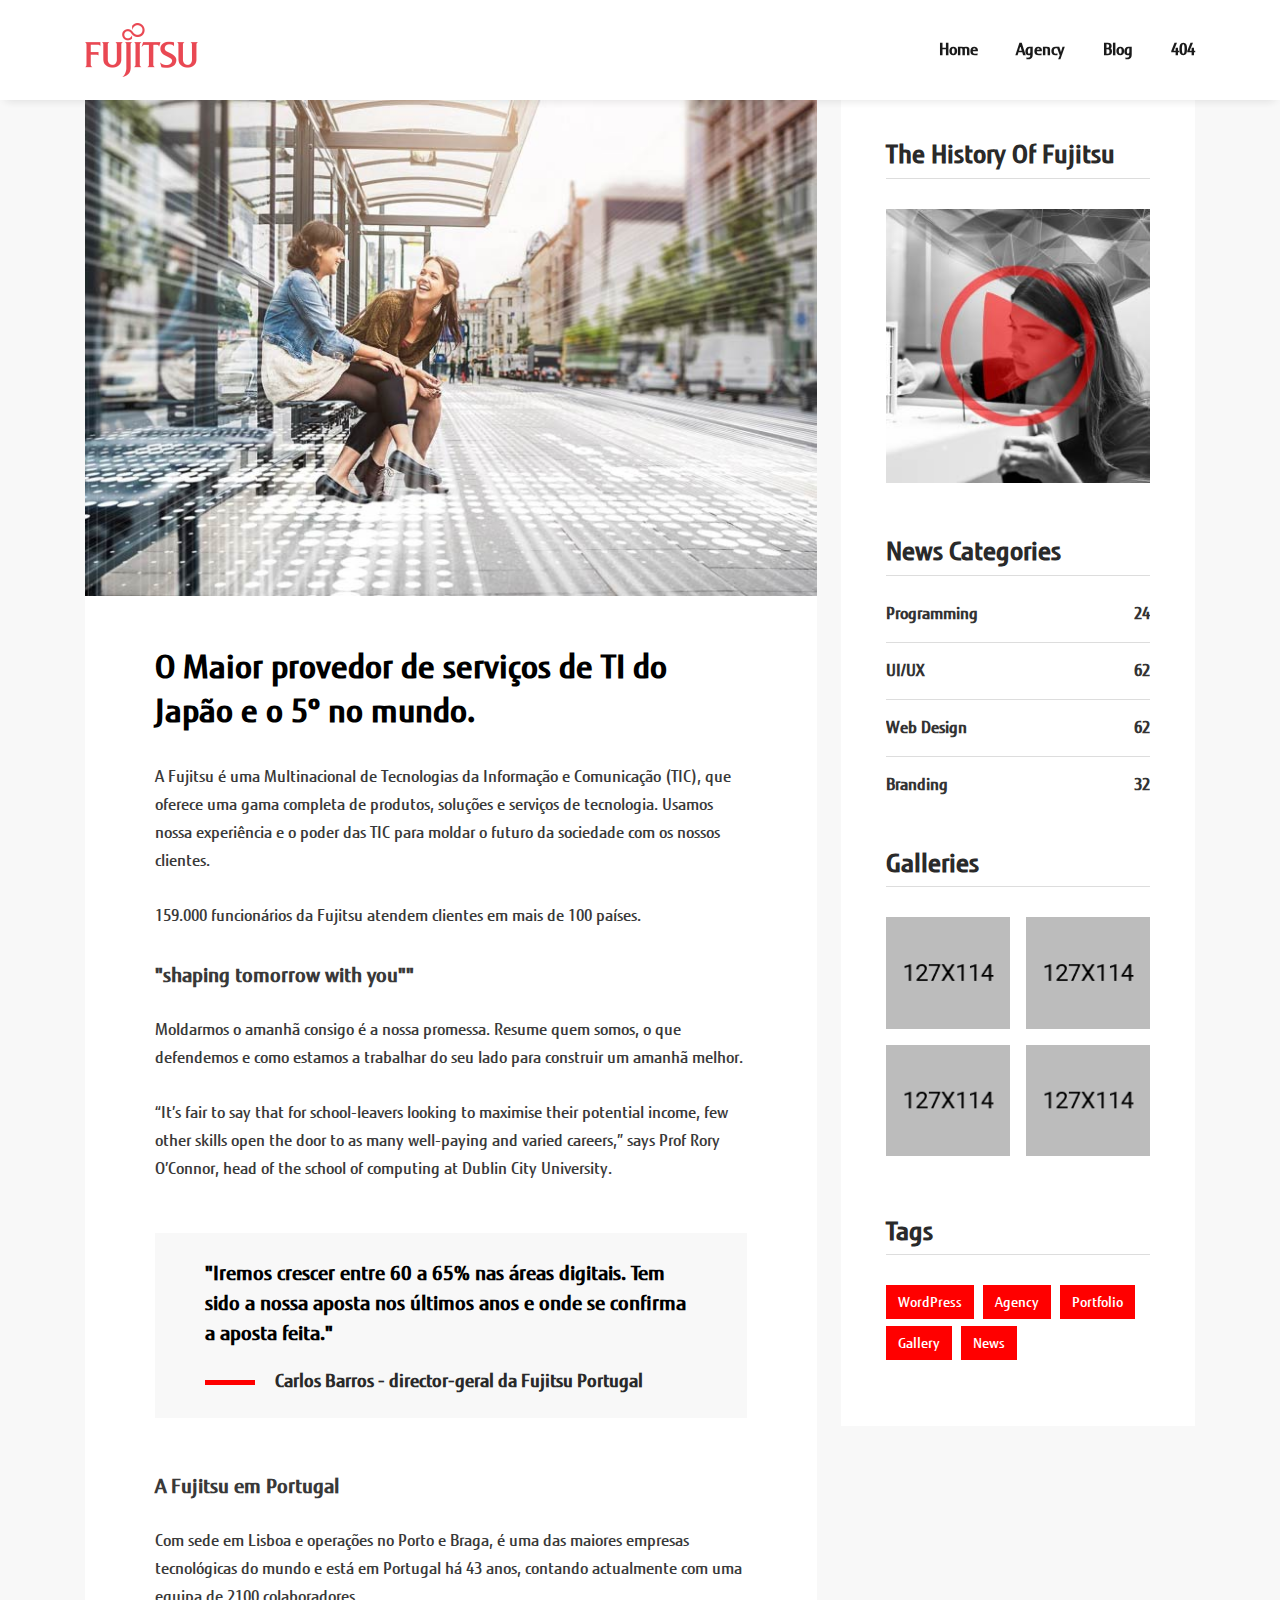
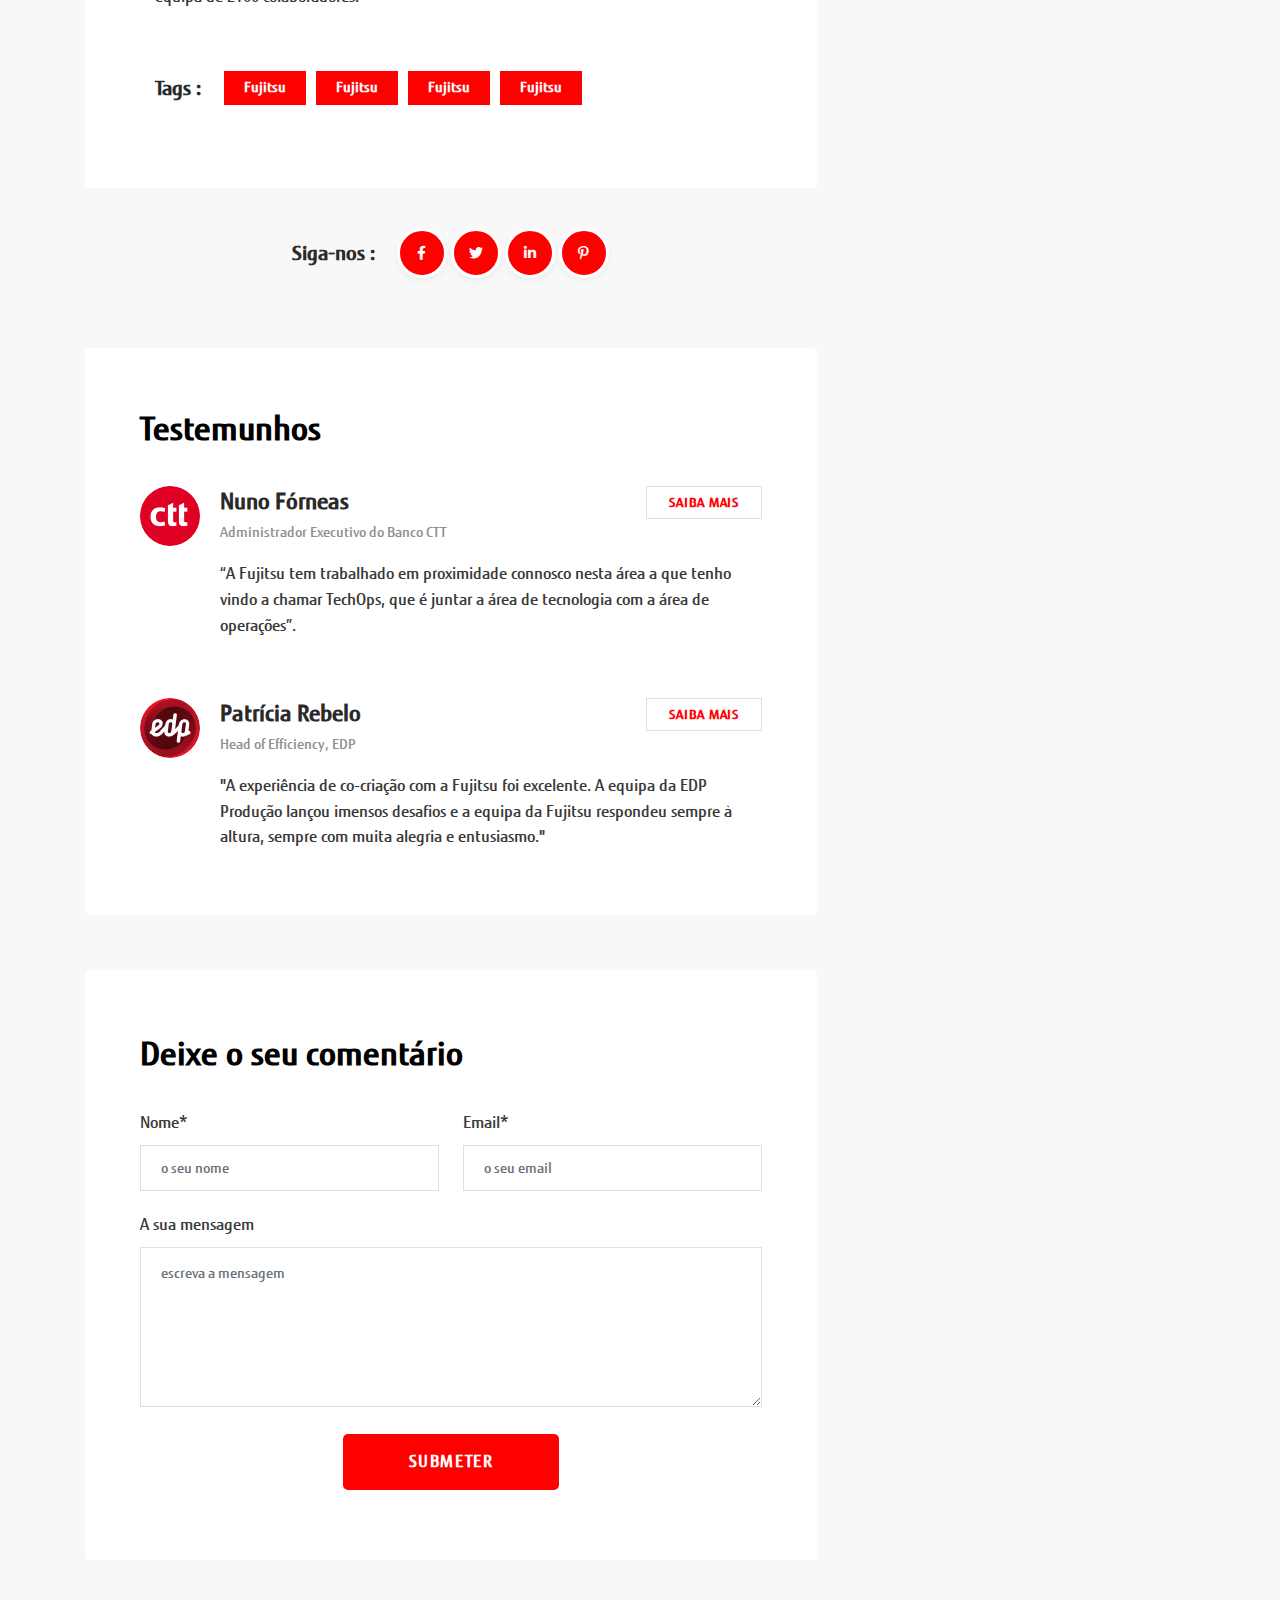
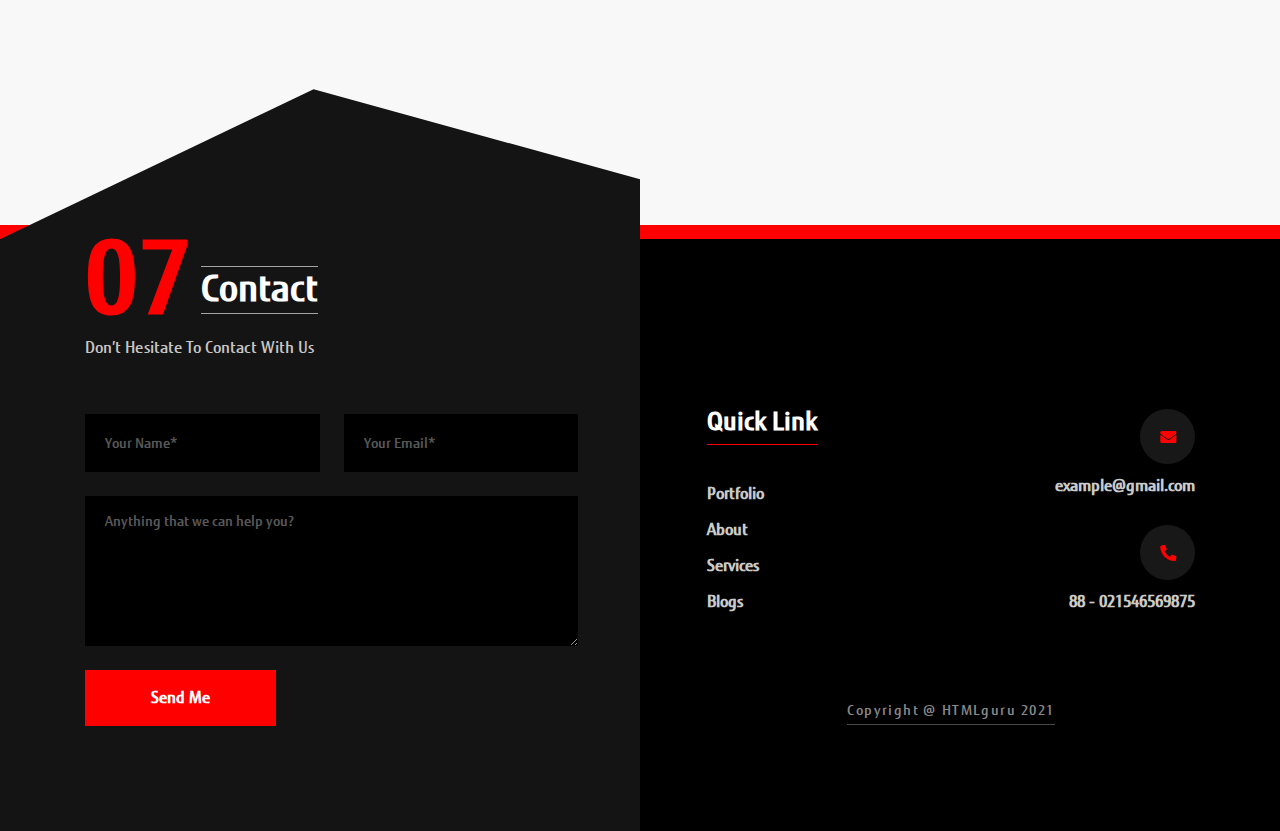
<file: Onboarding/single-post.html>
<!DOCTYPE html>
<html lang="en">

<head>
	<!-- Basic Page Needs
    ================================================== -->
	<meta charset="utf-8" />
	<meta http-equiv="X-UA-Compatible" content="IE=edge" />

	<!-- Specific Meta
    ================================================== -->
	<meta name="viewport" content="width=device-width, initial-scale=1, maximum-scale=1" />
	<meta name="description" content="Intimate is a One Page Personal & Agency Portfolio Template." />
	<meta name="keywords"
		content="HTML5, Template, Design, agency, blog, business, clean, creative, marketing, modern, multipurpose, portfolio, seo, startup, studio, trending" />

	<!-- Titles
    ================================================== -->
	<title>Fujitsu Onboarding</title>

	<!-- Favicons
    ================================================== -->
	<link rel="shortcut icon" href="assets/images/favicon.png" />
	<link rel="apple-touch-icon" sizes="72x72" href="assets/images/android-icon-72x72.png" />
	<link rel="apple-touch-icon" sizes="114x114" href="assets/images/apple-icon-144x144.png" />

	<!-- Custom Font
	================================================== -->
	<link
		href="https://fonts.googleapis.com/css2?family=Dosis:wght@400;500;600;700;800&family=Inter:wght@400;500;600;700&display=swap"
		rel="stylesheet">

	<!-- CSS
    ================================================== -->
	<link rel="stylesheet" href="assets/css/bootstrap.min.css" />
	<link rel="stylesheet" href="assets/css/owl.carousel.min.css" />
	<link rel="stylesheet" href="assets/css/simple-scrollbar.css" />
	<link rel="stylesheet" href="assets/css/odometer-theme-default.css" />
	<link rel="stylesheet" href="assets/css/fontawesome.all.min.css" />
	<link rel="stylesheet" href="assets/css/style.css" />

	<link rel="stylesheet" href="../css/transition.css">

	<style>
		@font-face {
			src: url(../font/FujitsuSansMedium.ttf);
			font-family: "FujitsuSansMedium";
		}
	</style>

	<script src="assets/js/modernizr.min.js"></script>
</head>

<body>
	<!--~~~~~~~~~~~~~~~~~~~~~~~~~~~~~~~~~~~~~~~
			Start Site Header
		~~~~~~~~~~~~~~~~~~~~~~~~~~~~~~~~~~~~~~~~-->
	<header class="site-header header-style-one sticky">
		<div class="container">
			<div class="row align-items-center">
				<div class="col-12">
					<div class="navigation-area">
						<!-- Site Branding -->
						<div class="site-branding">
							<a href="index.html">
								<img src="assets/images/logo/logo.png" alt="Site Logo" />
							</a>
						</div><!--  /.site-branding -->

						<!-- Site Navigation -->
						<div class="site-navigation">
							<nav class="navigation">
								<!-- Main Menu -->
								<div class="menu-wrapper">
									<div class="menu-content">
										<ul class="mainmenu">
											<li>
												<a class="nav-link" href="index.html">Home</a>
											</li>
											<li>
												<a class="nav-link" href="agency.html">Agency</a>
											</li>
											<li>
												<a class="nav-link" href="blog.html">Blog</a>
											</li>
											<li>
												<a class="nav-link" href="404.html">404</a>
											</li>
										</ul> <!-- /.menu-list -->
									</div> <!-- /.hours-content-->
								</div><!-- /.menu-wrapper -->
							</nav>
						</div><!-- /.site-navigation -->
						<div class="hamburger-menus">
							<span></span>
							<span></span>
							<span></span>
						</div><!-- /.hamburger-menus -->
					</div><!-- /.navigation-area -->
				</div><!-- /.col-12 -->
			</div><!-- /.row -->
		</div><!-- /.container-fluid -->
		<div class="mobile-sidebar-menu sidebar-menu">
			<div class="overlaybg"></div>
		</div>
	</header>
	<!--~~./ end site header ~~-->

	<!--********************************************************-->
	<!--********************* SITE CONTENT *********************-->
	<!--********************************************************-->
	<div class="site-content bg-white-smoke">
		<!--~~~~~~~~~~~~~~~~~~~~~~~~~~~~~~~~~~~~~~~
				Start Blog Page Block
		~~~~~~~~~~~~~~~~~~~~~~~~~~~~~~~~~~~~~~~~-->
		<div class="blog-page-block pd-t-100 pd-b-130">
			<div class="container container-1200">
				<div class="row">
					<div class="col-lg-8">
						<div class="blog-single-page">
							<article class="post single-post">
								<figure class="post-thumb">
									<img src="assets/images/blog/single-post.jpg" alt="Blog Image" />
								</figure><!-- /.post-thumb -->

								<div class="post-details">
									<h2 class="entry-title">O Maior provedor de serviços de TI do Japão e o 5º no mundo.
									</h2><!-- /.entry-title -->
									<div class="entry-content">
										<p>A Fujitsu é uma Multinacional de Tecnologias da Informação e Comunicação
											(TIC), que oferece uma gama completa de produtos, soluções e serviços de
											tecnologia. Usamos nossa experiência e o poder das TIC para moldar o futuro
											da sociedade com os nossos clientes. </p>
										<p>159.000 funcionários da Fujitsu atendem
											clientes em mais de 100 países. </p>
										<h4>"shaping tomorrow with you""</h4>
										<p>Moldarmos o amanhã consigo é a nossa promessa. Resume quem somos,
											o que defendemos e como estamos a trabalhar do seu lado para construir um
											amanhã melhor.</p>
										<p>“It’s fair to say that for school-leavers looking to maximise their potential
											income, few other
											skills open the door to as many well-paying and varied careers,” says Prof
											Rory O’Connor, head of
											the school of computing at Dublin City University. </p>

										<blockquote>
											<p>"Iremos crescer entre 60 a 65% nas áreas digitais. Tem sido a nossa
												aposta nos últimos anos e onde se confirma a aposta feita."
											</p>
											<h5 class="name">Carlos Barros - director-geral da Fujitsu Portugal</h5>
										</blockquote>
										<h4>A Fujitsu em Portugal</h4>
										<p>Com sede em Lisboa e operações no Porto e Braga, é uma das maiores empresas
											tecnológicas do mundo e está em Portugal há 43 anos, contando actualmente
											com uma equipa de 2100 colaboradores.</p>
									</div><!-- /.entry-content -->
								</div><!-- /.post-details -->
								<div class="entry-footer">
									<div class="entry-tag">
										<strong>Tags : </strong>
										<div class="tags">
											<a href="#" rel="tag">Fujitsu</a>
											<a href="#" rel="tag">Fujitsu</a>
											<a href="#" rel="tag">Fujitsu</a>
											<a href="#" rel="tag">Fujitsu</a>
										</div>
									</div>
									<!--/.entry-tag-->
								</div>
							</article><!-- /.post -->

							<div class="entry-share">
								<strong>Siga-nos : </strong>
								<div class="share">
									<a href="#"><i class="fab fa-facebook-f"></i></a>
									<a href="#"><i class="fab fa-twitter"></i></a>
									<a href="#"><i class="fab fa-linkedin-in"></i></a>
									<a href="#"><i class="fab fa-pinterest-p"></i></a>
								</div>
							</div>
							<!--/.entry-share-->

							<div id="comments" class="comments-area">
								<div class="comments-main-content">
									<div class="row">
										<div class="col-md-12">
											<h3 class="section-heading comments-title">Testemunhos</h3>
											<!--/.comments-title-->
										</div>
										<!--/.col-md-12-->
									</div>
									<!--/.row-->

									<div class="row">
										<div class="col-md-12">
											<ol class="comment-list">
												<li class="comment">
													<div class="comment-body">
														<div class="comment-meta">
															<div class="comment-author vcard">
																<div class="author-img">
																	<img alt="" src="assets/images/blog/comments/1.png"
																		class="avatar photo">
																</div>
															</div>
															<!--/.comment-author-->
															<div class="comment-metadata"><b class="author">Nuno
																	Fórneas</b>
																<span class="date"> Administrador Executivo do Banco
																	CTT</span>
															</div>
															<!--/.comment-metadata-->
														</div>
														<!--/.comment-meta-->
														<div class="comment-details">
															<div class="comment-content">
																<p>“A Fujitsu tem trabalhado em proximidade
																	connosco nesta área a que tenho vindo a chamar
																	TechOps, que é juntar a área de tecnologia com a
																	área de operações”.</p>
															</div>
															<!--/.comment-content-->
															<a href="https://www.fujitsu.com/pt/imagesgig5/CS_2021_BancoCTT.pdf"
																class="comment-reply-link">Saiba mais</a>
														</div><!-- /.comment-details-->
													</div>
													<!--/.comment-body-->
												</li>
												<!--/.comment-body-->
												<li class="comment">
													<div class="comment-body">
														<div class="comment-meta">
															<div class="comment-author vcard">
																<div class="author-img">
																	<img alt="" src="assets/images/blog/comments/2.png"
																		class="avatar photo">
																</div>
															</div>
															<!--/.comment-author-->
															<div class="comment-metadata"><b class="author"> Patrícia
																	Rebelo</b>
																<span class="date">Head of
																	Efficiency, EDP</span>
															</div>
															<!--/.comment-metadata-->
														</div>
														<!--/.comment-meta-->
														<div class="comment-details">
															<div class="comment-content">
																<p>"A experiência de co-criação com a Fujitsu foi
																	excelente. A equipa da EDP Produção lançou imensos
																	desafios e a equipa da Fujitsu respondeu sempre à
																	altura, sempre com muita alegria e entusiasmo."
																</p>
															</div>
															<!--/.comment-content-->
															<a href="https://www.fujitsu.com/pt/about/local/casestudies/edpproducao/index.html"
																class="comment-reply-link">Saiba mais </a>
														</div><!-- /.comment-details-->
													</div>
													<!--/.comment-body-->
												</li>
												<!--/.comment-body-->
											</ol>
											<!--/.comment-list-->
										</div>
										<!--/.col-md-12-->
									</div>
									<!--/.row-->
								</div><!-- /.comments-main-content -->
							</div><!-- /.comments-area -->

							<div class="comment-respond">
								<form action="#" class="comment-form">
									<h3 class="comment-reply-title section-heading">Deixe o seu comentário</h3>
									<div class="row">
										<div class="col-lg-6 col-md-6">
											<div class="group">
												<label for="name">Nome*</label>
												<input id='name' type="text" class="form-control"
													placeholder="o seu nome">
											</div>
										</div><!-- /.col-lg-6 -->
										<div class="col-lg-6 col-md-6">
											<div class="group">
												<label for="email">Email*</label>
												<input id='email' type="email" class="form-control"
													placeholder="o seu email">
											</div>
										</div><!-- /.col-lg-6 -->
										<div class="col-12">
											<div class="group">
												<label for="message">A sua mensagem</label>
												<textarea id="message" class="form-control" rows="4" cols="50"
													placeholder="escreva a mensagem"></textarea>
											</div>
										</div><!-- /.col-12 -->
										<div class="form-submit clearfix">
											<button class="btn btn-primary"
												style="border-radius: 5px;">SUBMETER</button>
										</div><!-- /.submit -->
									</div><!-- /.row -->
								</form>
							</div>
						</div><!--  /.blog-latest-items -->
					</div><!-- /.col-lg-8 -->

					<div class="col-lg-4">
						<!-- Sidebar Items -->
						<div class="sidebar-items">
							<!--~~~~~ Start Ads Widget ~~~~~-->
							<aside class="widget widget_ads">
								<h4 class="widget-title">The history of Fujitsu</h4><!-- /.widget-title -->
								<div class="widget-content">
									<img src="assets/images/widget/ads.jpg" alt="Ads">
								</div><!-- /.widget-content -->
							</aside>
							<!--~./ end ads widget ~-->

							<!--~~~~~ Start Categories Widget ~~~~~-->
							<aside class="widget widget_categories">
								<h4 class="widget-title">news categories</h4><!-- /.widget-title -->
								<div class="widget-content">
									<ul>
										<li><a href="#">Programming <span>24</span></a></li>
										<li><a href="#">UI/UX <span>62</span></a></li>
										<li><a href="#">Web Design <span>62</span></a></li>
										<li><a href="#">Branding <span>32</span></a></li>
									</ul>
								</div><!-- /.widget-content -->
							</aside>
							<!--~./ end categories widget ~-->

							<!--~~~~~ Start Gallery Widget ~~~~~-->
							<aside class="widget widget_gallery">
								<h4 class="widget-title">Galleries</h4><!-- /.widget-title -->
								<div class="widget-content gallery-content">
									<div class="gallery-item">
										<img src="assets/images/widget/gallery/1.jpg" alt="Gallery">
									</div>
									<div class="gallery-item">
										<img src="assets/images/widget/gallery/2.jpg" alt="Gallery">
									</div>
									<div class="gallery-item">
										<img src="assets/images/widget/gallery/3.jpg" alt="Gallery">
									</div>
									<div class="gallery-item">
										<img src="assets/images/widget/gallery/4.jpg" alt="Gallery">
									</div>
								</div><!-- /.widget-content -->
							</aside>
							<!--~./ end Gallery widget ~-->

							<!--~~~~~ Start Tags Widget ~~~~~-->
							<aside class="widget widget_tagcloud">
								<h4 class="widget-title">Tags</h4><!-- /.widget-title -->
								<div class="widget-content tagcloud">
									<a href="#">WordPress</a>
									<a href="#">Agency</a>
									<a href="#">Portfolio</a>
									<a href="#">Gallery</a>
									<a href="#">News</a>
								</div><!-- /.widget-content -->
							</aside>
							<!--~./ end tags widget ~-->
						</div><!--  /.sidebar-items -->
					</div><!-- /.col-lg-4 -->
				</div><!-- /.row -->
			</div><!-- /.container -->
		</div>
		<!--~~./ end blog page ~~-->


		<!--~~~~~~~~~~~~~~~~~~~~~~~~~~~~~~~~~~~~~~~
			Start Site Footer
		~~~~~~~~~~~~~~~~~~~~~~~~~~~~~~~~~~~~~~~~-->
		<footer id="contact-block" class="site-footer">
			<div class="container">
				<div class="row">
					<div class="col-lg-6">
						<div class="contact-block">
							<div class="section-title">
								<h2 class="title-main">
									07 <span>Contact</span>
								</h2><!-- /.title-main -->
								<p class="sub-title">Don’t Hesitate To Contact With Us</p>
							</div><!-- /.section-title -->
							<div class="contact-form-area">
								<form id="contact_form" class="contact-form" action="#">
									<div class="row gx-4">
										<div class="col-lg-6 col-md-6">
											<div class="form-group">
												<input id="name" name="name" type="text" class="form-control"
													placeholder="Your Name*">
											</div>
										</div>
										<!--./ col-lg-6-->
										<div class="col-lg-6 col-md-6">
											<div class="form-group">
												<input class="form-control" id="email" name="email" type="email"
													placeholder="Your Email*">
											</div>
										</div>
										<!--./ col-lg-6 -->
										<div class="col-12">
											<div class="form-group">
												<textarea id="message" name="message" class="form-control" rows="4"
													placeholder="Anything that we can help you?"></textarea>
											</div>
										</div><!-- /.col-12 -->
										<div class="col-12">
											<button type="submit" class="btn btn-primary">Send Me</button>
										</div>
										<!--./ col-lg-6 -->
									</div><!-- /.row -->
								</form><!-- /.contact-form -->
							</div><!-- /.contact-form-area -->
						</div>
					</div>
					<div class="col-lg-6">
						<div class="footer-content-wrapper">
							<div class="footer-widget-area">
								<div class="row">
									<!--~~~~~ Start Widget Links ~~~~~-->
									<div class="col-lg-6 col-md-6">
										<aside class="widget widget_links">
											<h2 class="widget-title"><span>Quick Link</span></h2>
											<div class="widget-content">
												<ul>
													<li><a href="#">Portfolio</a></li>
													<li><a href="#">About</a></li>
													<li><a href="#">Services</a></li>
													<li><a href="blog.html">Blogs</a></li>
												</ul>
											</div>
										</aside>
									</div>
									<!--~./ end links widget ~-->
									<!--~~~~~ Start Widget Links ~~~~~-->
									<div class="col-lg-6 col-md-6">
										<aside class="widget widget_contact">
											<div class="widget-content">
												<div class="single-contact-info">
													<div class="icon">
														<i class="fas fa-envelope"></i>
													</div>
													<p><a href="mailto:example@gmail.com">example@gmail.com</a></p>
												</div><!-- /.single-contact-info -->
												<div class="single-contact-info">
													<div class="icon">
														<i class="fas fa-phone-alt"></i>
													</div>
													<p>88 - 021546569875</p>
												</div><!-- /.single-contact-info -->
											</div>
										</aside>
									</div>
									<!--~./ end links widget ~-->
								</div>
							</div>
							<!--~./ end footer widgets area ~-->
							<div class="copyright-text text-center">
								<p>Copyright @ <a href="#">HTMLguru </a> 2021</p>
							</div>
							<!--~./ end copyright text ~-->
						</div>
					</div>
				</div>
			</div>
		</footer>
		<!--~./ end site footer ~-->
	</div>
	<!--~~./ end site content ~~-->

	<!-- All The JS Files
			================================================== -->
	<script src="assets/js/jquery.js"></script>
	<script src="assets/js/popper.min.js"></script>
	<script src="assets/js/bootstrap.min.js"></script>
	<script src="assets/js/plugins.js"></script>
	<script src="assets/js/imagesloaded.pkgd.min.js"></script>
	<script src="assets/js/simple-scrollbar.min.js"></script>
	<script src="assets/js/background-parallax.js"></script>
	<script src="assets/js/theia-sticky-sidebar.min.js"></script>
	<script src="assets/js/ResizeSensor.min.js"></script>
	<script src="assets/js/owl.carousel.min.js"></script>
	<script src="assets/js/isotope.pkgd.min.js"></script>
	<script src="assets/js/packery-mode.pkgd.min.js"></script>
	<script src="assets/js/scrolla.jquery.min.js"></script>
	<script src="assets/js/odometer.min.js"></script>
	<script src="assets/js/isInViewport.jquery.js"></script>
	<script src="assets/js/contact.js"></script>
	<script src="assets/js/main.js"></script>
	<!-- main-js -->

	<!-- REQUEST FULL SCREEN MODE -->
	<script>
		function getFullscreenElement() {
			return document.fullscreenElement ||
				document.webkitfullscreenElement ||
				document.mozfullscreenElement ||
				document.msfullscreenElement;
		}

		function toggleFullscreen() {
			if (getFullscreenElement()) {
				document.exitFullscreen();
			} else {
				document.documentElement.requestFullscreen().catch(console.log);
			}
		}

		document.addEventListener("dblclick", () => {
			toggleFullscreen();
		});

		document.addEventListener("fullscreenchange", () => {
			console.log("full Screen Changed !")
		})
	</script>

</body>

</html>
</file>
<file: Onboarding/assets/css/simple-scrollbar.css>
.ss-wrapper {
  overflow: hidden;
  width: 100%;
  height: 100%;
  position: relative;
  z-index: 1;
  float: left;
}

.ss-content {
  height: 100%;
  width: calc(100% + 18px);
  padding: 0 0 0 0;
  position: relative;
  overflow-x: auto;
  overflow-y: scroll;
  box-sizing: border-box;
}

.ss-content.rtl {
  width: calc(100% + 18px);
  right: auto;
}

.ss-scroll {
  position: relative;
  background: rgba(0, 0, 0, 0.1);
  width: 9px;
  border-radius: 4px;
  top: 0;
  z-index: 2;
  cursor: pointer;
  opacity: 0;
  transition: opacity 0.25s linear;
}

.ss-hidden {
  display: none;
}

.ss-container:hover .ss-scroll,
.ss-container:active .ss-scroll {
  opacity: 1;
}

.ss-grabbed {
  -o-user-select: none;
  -ms-user-select: none;
  -moz-user-select: none;
  -webkit-user-select: none;
  user-select: none;
}
</file>
<file: Onboarding/assets/css/odometer-theme-default.css>
.odometer.odometer-auto-theme, .odometer.odometer-theme-default {
  display: inline-block;
  vertical-align: middle;
  position: relative;
}
.odometer.odometer-auto-theme .odometer-digit, .odometer.odometer-theme-default .odometer-digit {
  display: inline-block;
  vertical-align: middle;
  position: relative;
}
.odometer.odometer-auto-theme .odometer-digit .odometer-digit-spacer, .odometer.odometer-theme-default .odometer-digit .odometer-digit-spacer {
  display: inline-block;
  vertical-align: middle;
  visibility: hidden;
}
.odometer.odometer-auto-theme .odometer-digit .odometer-digit-inner, .odometer.odometer-theme-default .odometer-digit .odometer-digit-inner {
  text-align: left;
  display: block;
  position: absolute;
  top: 0;
  left: 0;
  right: 0;
  bottom: 0;
  overflow: hidden;
}
.odometer.odometer-auto-theme .odometer-digit .odometer-ribbon, .odometer.odometer-theme-default .odometer-digit .odometer-ribbon {
  display: block;
}
.odometer.odometer-auto-theme .odometer-digit .odometer-ribbon-inner, .odometer.odometer-theme-default .odometer-digit .odometer-ribbon-inner {
  display: block;
  -webkit-backface-visibility: hidden;
}
.odometer.odometer-auto-theme .odometer-digit .odometer-value, .odometer.odometer-theme-default .odometer-digit .odometer-value {
  display: block;
  -webkit-transform: translateZ(0);
}
.odometer.odometer-auto-theme .odometer-digit .odometer-value.odometer-last-value, .odometer.odometer-theme-default .odometer-digit .odometer-value.odometer-last-value {
  position: absolute;
}
.odometer.odometer-auto-theme.odometer-animating-up .odometer-ribbon-inner, .odometer.odometer-theme-default.odometer-animating-up .odometer-ribbon-inner {
  -webkit-transition: -webkit-transform 2s;
  -moz-transition: -moz-transform 2s;
  -ms-transition: -ms-transform 2s;
  -o-transition: -o-transform 2s;
  transition: transform 2s;
}
.odometer.odometer-auto-theme.odometer-animating-up.odometer-animating .odometer-ribbon-inner, .odometer.odometer-theme-default.odometer-animating-up.odometer-animating .odometer-ribbon-inner {
  -webkit-transform: translateY(-100%);
  -moz-transform: translateY(-100%);
  -ms-transform: translateY(-100%);
  -o-transform: translateY(-100%);
  transform: translateY(-100%);
}
.odometer.odometer-auto-theme.odometer-animating-down .odometer-ribbon-inner, .odometer.odometer-theme-default.odometer-animating-down .odometer-ribbon-inner {
  -webkit-transform: translateY(-100%);
  -moz-transform: translateY(-100%);
  -ms-transform: translateY(-100%);
  -o-transform: translateY(-100%);
  transform: translateY(-100%);
}
.odometer.odometer-auto-theme.odometer-animating-down.odometer-animating .odometer-ribbon-inner, .odometer.odometer-theme-default.odometer-animating-down.odometer-animating .odometer-ribbon-inner {
  -webkit-transition: -webkit-transform 2s;
  -moz-transition: -moz-transform 2s;
  -ms-transition: -ms-transform 2s;
  -o-transition: -o-transform 2s;
  transition: transform 2s;
  -webkit-transform: translateY(0);
  -moz-transform: translateY(0);
  -ms-transform: translateY(0);
  -o-transform: translateY(0);
  transform: translateY(0);
}

.odometer.odometer-auto-theme, .odometer.odometer-theme-default {
/*  font-family: "Helvetica Neue", sans-serif;*/
  /*line-height: 1.1em;*/
}
.odometer.odometer-auto-theme .odometer-value, .odometer.odometer-theme-default .odometer-value {
  text-align: center;
}
</file>
<file: css/transition.css>
.site-content {
    animation: transitionIn 0.75s;
}

@keyframes transitionIn {
    from {
        opacity: 0;
        transform: rotateX(-10px);
    }

    to {
        opacity: 1;
        transform: rotateX(0);
    }
}
</file>
<file: Onboarding/assets/css/style.css>
/*--------------------------------------------------------------
# Typography
--------------------------------------------------------------*/
html {
  font-size: 100%;
}

body {
  background-color: white;
  font-family: "FujitsuSansMedium";
  font-size: 16px;
  font-weight: normal;
  line-height: 1.5em;
  color: #393939;
  position: relative;
}

@media only screen and (max-width: 575px) {
  body {
    font-size: 15px;
  }
}


a:hover {
  color: #ff0000;
}

/*-------------------------------------------------
    [ ## Heading ]
*/
h1,
h2,
h3,
h4,
h5,
h6 {
  clear: both;
  line-height: 1.3em;
  color: black;
  font-weight: 600;
  -webkit-font-smoothing: antialiased;
  margin-bottom: 15px;
  font-family: "FujitsuSansMedium";
}

h1 {
  font-size: 2.441em;
}

h2 {
  font-size: 1.953em;
}

h3 {
  font-size: 1.563em;
}

h4 {
  font-size: 1.25em;
}

h5 {
  font-size: 1em;
}

h6 {
  font-size: 0.8em;
}

h1 a,
h2 a,
h3 a,
h4 a,
h5 a {
  color: inherit;
  text-decoration: none;
}

h1 a:hover,
h2 a:hover,
h3 a:hover,
h4 a:hover {
  color: inherit;
  text-decoration: none;
}

.heading {
  font-size: 24px;
  font-weight: 700;
  margin-top: -5px;
}

@media (min-width: 768px) {
  .heading {
    font-size: 28px;
  }
}

@media (min-width: 1400px) {
  .heading {
    font-size: 32px;
  }
}

.section-title {
  position: relative;
  margin-top: -5px;
  margin-bottom: 40px;
}

@media (min-width: 768px) {
  .section-title {
    margin-bottom: 45px;
  }
}

@media (min-width: 992px) {
  .section-title {
    margin-top: -10px;
  }
}

@media (min-width: 1200px) {
  .section-title {
    margin-bottom: 52px;
  }
}

@media (min-width: 1400px) {
  .section-title {
    margin-top: -12px;
    margin-bottom: 70px;
  }
}

.section-title .title-main {
  font-size: 54px;
  font-weight: 700;
  line-height: 0.9em;
  margin-bottom: 8px;
  color: #ff0000;
  display: flex;
  align-items: flex-end;
  justify-content: center;
}

@media (min-width: 576px) {
  .section-title .title-main {
    font-size: 72px;
  }
}

@media (min-width: 992px) {
  .section-title .title-main {
    font-size: 88px;
    margin-bottom: 10px;
  }
}

@media (min-width: 1200px) {
  .section-title .title-main {
    font-size: 100px;
  }
}

@media (min-width: 1400px) {
  .section-title .title-main {
    font-size: 118px;
  }
}

.section-title .title-main>span {
  color: black;
  font-size: 22px;
  font-weight: 800;
  border-top: 1px solid #d0d0d0;
  border-bottom: 1px solid #d0d0d0;
  line-height: 1.1em;
  display: inline-block;
  padding: 2px 0 5px;
  margin-bottom: 5px;
  margin-left: 10px;
}

@media (min-width: 576px) {
  .section-title .title-main>span {
    font-size: 26px;
    margin-bottom: 7px;
  }
}

@media (min-width: 992px) {
  .section-title .title-main>span {
    font-size: 32px;
    margin-bottom: 10px;
  }
}

@media (min-width: 1200px) {
  .section-title .title-main>span {
    font-size: 36px;
  }
}

@media (min-width: 1400px) {
  .section-title .title-main>span {
    font-size: 40px;
    padding-bottom: 7px;
    margin-bottom: 12px;
  }
}

.section-title .sub-title {
  color: #1c1c1c;
  font-size: 14px;
  letter-spacing: 0.004em;
}

@media (min-width: 768px) {
  .section-title .sub-title {
    font-size: 15px;
  }
}

@media (min-width: 992px) {
  .section-title .sub-title {
    font-size: 16px;
  }
}

@media (min-width: 1400px) {
  .section-title .sub-title {
    font-size: 18px;
  }
}

/*-------------------------------------------------
    [ ## Others Typography ]
*/
p {
  margin-bottom: 20px;
  line-height: 1.75em;
}

p:last-child {
  margin-bottom: 0px;
}

@media (min-width: 768px) {
  p {
    margin-bottom: 22px;
  }
}

a {
  text-decoration: none;
}

blockquote {
  margin: 0 0 1.3em;
}

address {
  margin: 0 0 1.3em;
}

dfn,
em,
cite,
i,
code,
kbd,
tt,
var {
  font-size: 1em;
}

em,
cite,
i {
  font-style: italic;
}

abbr,
acronym {
  border-bottom: 1px dotted #454545;
  cursor: help;
}

mark,
ins {
  background: #fff9c0;
  text-decoration: none;
}

big {
  font-size: 125%;
}

pre {
  background: #f8f8f8;
  padding: 20px 30px;
  margin-bottom: 30px;
  max-width: 100%;
  white-space: pre-wrap;
  white-space: -moz-pre-wrap;
  white-space: -pre-wrap;
  white-space: -o-pre-wrap;
  word-wrap: break-word;
  font-size: 0.929em;
  overflow: auto;
}

img {
  max-width: 100%;
  height: auto;
}

.dropcap {
  display: block;
  float: left;
  margin: 15px 5px 0 0;
  font-weight: bold;
  font-size: 60px;
  color: #ccc;
}

.el-text-rotation {
  white-space: nowrap;
  position: relative;
  display: inline-block;
}

.el-text-rotation .inner-el {
  text-transform: uppercase;
  letter-spacing: 0.015em;
  position: absolute;
  top: 50%;
  left: 50%;
  transform: translateX(-50%) translateY(-50%) rotate(-90deg);
}

/*--------------------------------------------------------------
# Elements
--------------------------------------------------------------*/
/*-------------------------------------------------
    [ ## Font Size ]
*/
.fts-13 {
  font-size: 13px;
}

.fts-15 {
  font-size: 15px;
}

.fts-18 {
  font-size: 18px;
}

.fts-20 {
  font-size: 20px;
}

.fts-25 {
  font-size: 25px;
}

.fts-30 {
  font-size: 30px;
}

.fts-35 {
  font-size: 35px;
}

.fts-40 {
  font-size: 40px;
}

.fts-45 {
  font-size: 45px;
}

.fts-50 {
  font-size: 50px;
}

.fts-60 {
  font-size: 60px;
}

.fts-65 {
  font-size: 65px;
}

.fts-70 {
  font-size: 70px;
}

.fts-75 {
  font-size: 75px;
}

/*--------------------------------------------------------------
# Font Weight
--------------------------------------------------------------*/
.w-100 {
  font-weight: 100;
}

.w-300 {
  font-weight: 300;
}

.w-400 {
  font-weight: 400;
}

.w-500 {
  font-weight: 500;
}

.w-600 {
  font-weight: 700;
}

.w-700 {
  font-weight: 700;
}

.w-800 {
  font-weight: 800;
}

.w-900 {
  font-weight: 900;
}

/*-------------------------------------------------
    [ ## Margin Element ]
*/
.mr-0 {
  margin: 0;
}

.mrt-0 {
  margin-top: 0;
}

.mrb-0 {
  margin-bottom: 0;
}

.mrl-0 {
  margin-left: 0;
}

.mrr-0 {
  margin-right: 0;
}

.mrt-5 {
  margin-top: 5px;
}

.mrb-5 {
  margin-bottom: 5px;
}

.mrl-5 {
  margin-left: 5px;
}

.mrr-5 {
  margin-right: 5px;
}

.mrt-10 {
  margin-top: 10px;
}

.mrb-10 {
  margin-bottom: 10px;
}

.mrl-10 {
  margin-left: 10px;
}

.mrr-10 {
  margin-right: 10px;
}

.mrt-15 {
  margin-top: 15px;
}

.mrb-15 {
  margin-bottom: 15px;
}

.mrl-15 {
  margin-left: 15px;
}

.mrr-15 {
  margin-right: 15px;
}

.mrt-20 {
  margin-top: 20px;
}

.mrb-20 {
  margin-bottom: 20px;
}

.mrl-20 {
  margin-left: 20px;
}

.mrr-20 {
  margin-right: 20px;
}

.mrt-25 {
  margin-top: 25px;
}

.mrb-25 {
  margin-bottom: 25px;
}

.mrl-25 {
  margin-left: 25px;
}

.mrr-25 {
  margin-right: 25px;
}

.mrt-30 {
  margin-top: 30px;
}

.mrb-30 {
  margin-bottom: 30px;
}

.mrl-30 {
  margin-left: 30px;
}

.mrr-30 {
  margin-right: 30px;
}

.mrt-35 {
  margin-top: 35px;
}

.mrb-35 {
  margin-bottom: 35px;
}

.mrl-35 {
  margin-left: 35px;
}

.mrr-35 {
  margin-right: 35px;
}

.mrt-40 {
  margin-top: 40px;
}

.mrb-40 {
  margin-bottom: 40px;
}

.mrl-40 {
  margin-left: 40px;
}

.mrr-40 {
  margin-right: 40px;
}

.mrt-45 {
  margin-top: 45px;
}

.mrb-45 {
  margin-bottom: 45px;
}

.mrl-45 {
  margin-left: 45px;
}

.mrr-45 {
  margin-right: 45px;
}

.mrt-50 {
  margin-top: 50px;
}

.mrb-50 {
  margin-bottom: 50px;
}

.mrl-50 {
  margin-left: 50px;
}

.mrr-50 {
  margin-right: 50px;
}

.mrt-55 {
  margin-top: 55px;
}

.mrb-55 {
  margin-bottom: 55px;
}

.mrl-55 {
  margin-left: 55px;
}

.mrr-55 {
  margin-right: 55px;
}

.mrt-60 {
  margin-top: 60px;
}

.mrb-60 {
  margin-bottom: 60px;
}

.mrl-60 {
  margin-left: 60px;
}

.mrr-60 {
  margin-right: 60px;
}

.mrt-75 {
  margin-top: 75px;
}

.mrt-65 {
  margin-top: 65px;
}

.mrb-65 {
  margin-bottom: 65px;
}

.mrl-65 {
  margin-left: 65px;
}

.mrr-65 {
  margin-right: 60px;
}

.mrt-70 {
  margin-top: 70px;
}

.mrb-70 {
  margin-bottom: 70px;
}

.mrl-70 {
  margin-left: 70px;
}

.mrr-70 {
  margin-right: 70px;
}

.mrt-75 {
  margin-top: 75px;
}

.mrb-75 {
  margin-bottom: 75px;
}

.mrl-75 {
  margin-left: 75px;
}

.mrr-75 {
  margin-right: 75px;
}

.mrt-80 {
  margin-top: 80px;
}

.mrb-80 {
  margin-bottom: 80px;
}

.mrb-85 {
  margin-bottom: 85px;
}

.mrl-80 {
  margin-left: 80px;
}

.mrr-80 {
  margin-right: 80px;
}

.mrt-90 {
  margin-top: 90px;
}

.mrb-90 {
  margin-bottom: 90px;
}

.mrl-90 {
  margin-left: 90px;
}

.mrr-90 {
  margin-right: 90px;
}

.mrt-100 {
  margin-top: 100px;
}

.mrb-100 {
  margin-bottom: 100px;
}

.mrl-100 {
  margin-left: 100px;
}

.mrr-100 {
  margin-right: 100px;
}

.mrt-105 {
  margin-top: 105px;
}

.mrb-105 {
  margin-bottom: 105px;
}

.mrl-105 {
  margin-left: 105px;
}

.mrr-105 {
  margin-right: 105px;
}

.mrt-120 {
  margin-top: 120px;
}

.mrb-120 {
  margin-bottom: 120px;
}

@media only screen and (max-width: 991px) {
  .mrb-120 {
    margin-bottom: 100px;
  }
}

.mrl-120 {
  margin-left: 120px;
}

.mrr-120 {
  margin-right: 120px;
}

.mrb-145 {
  margin-bottom: 145px;
}

.mrt-150 {
  margin-top: 150px;
}

.mrt-200 {
  margin-top: 200px;
}

.mrb-150 {
  margin-bottom: 150px;
}

.mrb-155 {
  margin-bottom: 155px;
}

.mrb-170 {
  margin-bottom: 170px;
}

.mrb-175 {
  margin-bottom: 175px;
}

.mrl-150 {
  margin-left: 150px;
}

.mrr-150 {
  margin-right: 150px;
}

.mrb-185 {
  margin-bottom: 185px;
}

.mrb-190 {
  margin-bottom: 190px;
}

.mrb-195 {
  margin-bottom: 195px;
}

.mrb-200 {
  margin-bottom: 200px;
}

@media only screen and (max-width: 991px) {
  .md-mrt-60 {
    margin-top: 60px;
  }

  .md-mrb-60 {
    margin-bottom: 60px;
  }

  .md-mrt-55 {
    margin-top: 55px;
  }

  .md-mrb-55 {
    margin-bottom: 55px;
  }

  .md-mrt-50 {
    margin-top: 50px;
  }

  .md-mrb-50 {
    margin-bottom: 50px;
  }
}

@media only screen and (max-width: 767px) {
  .ms-mrt-60 {
    margin-top: 60px;
  }

  .ms-mrb-60 {
    margin-bottom: 60px;
  }

  .ms-mrt-55 {
    margin-top: 55px;
  }

  .ms-mrb-55 {
    margin-bottom: 55px;
  }

  .ms-mrt-50 {
    margin-top: 50px;
  }

  .ms-mrb-50 {
    margin-bottom: 50px;
  }
}

/* Margin Top Negative Value */
.ml-t-5 {
  margin-top: -5px;
}

.ml-t-8 {
  margin-top: -8px;
}

.ml-t-058p {
  margin-top: -0.58%;
}

.ml-t-10 {
  margin-top: -10px;
}

.ml-t-15 {
  margin-top: -15px;
}

.ml-t-20 {
  margin-top: -20px;
}

.ml-t-25 {
  margin-top: -25px;
}

.ml-t-30 {
  margin-top: -30px;
}

.ml-t-35 {
  margin-top: -35px;
}

.ml-t-40 {
  margin-top: -40px;
}

.ml-t-45 {
  margin-top: -45px;
}

.ml-t-50 {
  margin-top: -50px;
}

.ml-t-55 {
  margin-top: -55px;
}

.ml-t-60 {
  margin-top: -60px;
}

.ml-t-75 {
  margin-top: -75px;
}

.ml-t-90 {
  margin-top: -90px;
}

.ml-t-105 {
  margin-top: -105px;
}

.ml-t-120 {
  margin-top: -120px;
}

.ml-t-135 {
  margin-top: -135px;
}

.ml-t-150 {
  margin-top: -150px;
}

.ml-t-165 {
  margin-top: -165px;
}

.ml-t-180 {
  margin-top: -180px;
}

.ml-t-195 {
  margin-top: -195px;
}

.ml-t-210 {
  margin-top: -210px;
}

.ml-t-225 {
  margin-top: -225px;
}

/* Margin bottom Negtive value */
.ml-b-5 {
  margin-bottom: -5px;
}

.ml-b-10 {
  margin-bottom: -10px;
}

.ml-b-15 {
  margin-bottom: -15px;
}

.ml-b-20 {
  margin-bottom: -20px;
}

.ml-b-25 {
  margin-bottom: -25px;
}

.ml-b-30 {
  margin-bottom: -30px;
}

.ml-b-35 {
  margin-bottom: -35px;
}

.ml-b-40 {
  margin-bottom: -40px;
}

.ml-b-45 {
  margin-bottom: -45px;
}

.ml-b-50 {
  margin-bottom: -50px;
}

.ml-b-55 {
  margin-bottom: -55px;
}

.ml-b-60 {
  margin-bottom: -60px;
}

.ml-b-75 {
  margin-bottom: -75px;
}

.ml-b-80 {
  margin-bottom: -80px;
}

.ml-b-90 {
  margin-bottom: -90px;
}

.ml-b-105 {
  margin-bottom: -105px;
}

.ml-b-120 {
  margin-bottom: -120px;
}

.ml-b-135 {
  margin-bottom: -135px;
}

.ml-bp-0933 {
  margin-bottom: -0.933%;
}

/* Margin for Responsive value */
@media only screen and (max-width: 767px) {
  .mrb-m-30 {
    margin-bottom: 30px;
  }

  .mrb-m-45 {
    margin-bottom: 45px;
  }

  .mrb-m-60 {
    margin-bottom: 60px;
  }

  .mr-m-0 {
    margin: 0;
  }
}

/*-------------------------------------------------
    [ ## Padding Element ]
*/
.pd-0 {
  padding: 0;
}

.pd-t-0 {
  padding-top: 0;
}

.pd-b-0 {
  padding-bottom: 0;
}

.pd-l-0 {
  padding-left: 0;
}

.pd-r-0 {
  padding-right: 0;
}

.pd-t-5 {
  padding-top: 5px;
}

.pd-b-5 {
  padding-bottom: 5px;
}

.pd-l-5 {
  padding-left: 5px;
}

.pd-r-5 {
  padding-right: 5px;
}

.pd-t-10 {
  padding-top: 10px;
}

.pd-b-10 {
  padding-bottom: 10px;
}

.pd-l-10 {
  padding-left: 10px;
}

.pd-r-10 {
  padding-right: 10px;
}

.pd-t-15 {
  padding-top: 15px;
}

.pd-b-15 {
  padding-bottom: 15px;
}

.pd-l-15 {
  padding-left: 15px;
}

.pd-r-15 {
  padding-right: 15px;
}

.pd-t-20 {
  padding-top: 20px;
}

.pd-b-20 {
  padding-bottom: 20px;
}

.pd-l-20 {
  padding-left: 20px;
}

.pd-r-20 {
  padding-right: 20px;
}

.pd-t-25 {
  padding-top: 25px;
}

.pd-b-25 {
  padding-bottom: 25px;
}

.pd-l-25 {
  padding-left: 25px;
}

.pd-r-25 {
  padding-right: 25px;
}

.pd-t-30 {
  padding-top: 30px;
}

.pd-b-30 {
  padding-bottom: 30px;
}

.pd-l-30 {
  padding-left: 30px;
}

.pd-r-30 {
  padding-right: 30px;
}

.pd-t-35 {
  padding-top: 35px;
}

.pd-b-35 {
  padding-bottom: 35px;
}

.pd-l-35 {
  padding-left: 35px;
}

.pd-r-35 {
  padding-right: 35px;
}

.pd-t-40 {
  padding-top: 40px;
}

.pd-b-40 {
  padding-bottom: 40px;
}

.pd-l-40 {
  padding-left: 40px;
}

.pd-r-40 {
  padding-right: 40px;
}

.pd-t-45 {
  padding-top: 45px;
}

.pd-b-45 {
  padding-bottom: 45px;
}

.pd-l-45 {
  padding-left: 45px;
}

.pd-r-45 {
  padding-right: 45px;
}

.pd-t-50 {
  padding-top: 50px;
}

.pd-b-50 {
  padding-bottom: 50px;
}

.pd-l-50 {
  padding-left: 50px;
}

.pd-r-50 {
  padding-right: 50px;
}

.pd-t-60 {
  padding-top: 60px;
}

.pd-b-60 {
  padding-bottom: 60px;
}

.pd-l-60 {
  padding-left: 60px;
}

.pd-r-60 {
  padding-right: 60px;
}

.pd-t-70 {
  padding-top: 70px;
}

.pd-b-70 {
  padding-bottom: 70px;
}

.pd-l-70 {
  padding-left: 70px;
}

.pd-r-70 {
  padding-right: 70px;
}

.pd-t-75 {
  padding-top: 75px;
}

.pd-b-75 {
  padding-bottom: 75px;
}

.pd-l-75 {
  padding-left: 75px;
}

.pd-r-75 {
  padding-right: 75px;
}

.ptb-80 {
  padding: 80px 0;
}

.pd-t-80 {
  padding-top: 80px;
}

.pd-b-80 {
  padding-bottom: 80px;
}

.pd-l-80 {
  padding-left: 80px;
}

.pd-r-80 {
  padding-right: 80px;
}

.pd-t-90 {
  padding-top: 90px;
}

.pd-b-90 {
  padding-bottom: 90px;
}

.pd-l-90 {
  padding-left: 90px;
}

.pd-r-90 {
  padding-right: 90px;
}

.pd-t-100 {
  padding-top: 80px;
}

@media only screen and (min-width: 992px) {
  .pd-t-100 {
    padding-top: 100px;
  }
}

.pd-b-100 {
  padding-bottom: 100px;
}

.pd-l-100 {
  padding-left: 100px;
}

.pd-r-100 {
  padding-right: 100px;
}

.pd-t-105 {
  padding-top: 105px;
}

.pd-b-105 {
  padding-bottom: 105px;
}

.pd-l-105 {
  padding-left: 105px;
}

.pd-r-105 {
  padding-right: 105px;
}

.pd-t-130 {
  padding-top: 130px;
}

.pd-b-130 {
  padding-bottom: 130px;
}

.pd-l-130 {
  padding-left: 130px;
}

.pd-r-130 {
  padding-right: 130px;
}

.ptb-130 {
  padding: 130px 0;
}

.pd-t-135 {
  padding-top: 135px;
}

.pd-b-135 {
  padding-bottom: 135px;
}

.pd-l-135 {
  padding-left: 135px;
}

.pd-r-135 {
  padding-right: 135px;
}

.pd-t-140 {
  padding-top: 140px;
}

.pd-b-140 {
  padding-bottom: 140px;
}

.pd-l-140 {
  padding-left: 140px;
}

.pd-r-140 {
  padding-right: 140px;
}

.pd-t-150 {
  padding-top: 150px;
}

.pd-b-150 {
  padding-bottom: 150px;
}

.pd-l-150 {
  padding-left: 150px;
}

.pd-r-150 {
  padding-right: 150px;
}

.pd-t-165 {
  padding-top: 165px;
}

@media (min-width: 576px) {
  .pd-t-165 {
    padding-top: 100px;
  }
}

@media (min-width: 992px) {
  .pd-t-165 {
    padding-top: 120px;
  }
}

@media (min-width: 1200px) {
  .pd-t-165 {
    padding-top: 140px;
  }
}

@media (min-width: 1400px) {
  .pd-t-165 {
    padding-top: 165px;
  }
}

.pd-b-165 {
  padding-bottom: 80px;
}

@media (min-width: 576px) {
  .pd-b-165 {
    padding-bottom: 100px;
  }
}

@media (min-width: 992px) {
  .pd-b-165 {
    padding-bottom: 120px;
  }
}

@media (min-width: 1200px) {
  .pd-b-165 {
    padding-bottom: 140px;
  }
}

@media (min-width: 1400px) {
  .pd-b-165 {
    padding-bottom: 165px;
  }
}

.pd-l-165 {
  padding-left: 165px;
}

.pd-r-165 {
  padding-right: 165px;
}

.pd-t-170 {
  padding-top: 80px;
}

@media (min-width: 576px) {
  .pd-t-170 {
    padding-top: 100px;
  }
}

@media (min-width: 992px) {
  .pd-t-170 {
    padding-top: 120px;
  }
}

@media (min-width: 1200px) {
  .pd-t-170 {
    padding-top: 140px;
  }
}

@media (min-width: 1400px) {
  .pd-t-170 {
    padding-top: 170px;
  }
}

.pd-b-170 {
  padding-bottom: 80px;
}

@media (min-width: 576px) {
  .pd-b-170 {
    padding-bottom: 100px;
  }
}

@media (min-width: 992px) {
  .pd-b-170 {
    padding-bottom: 120px;
  }
}

@media (min-width: 1200px) {
  .pd-b-170 {
    padding-bottom: 140px;
  }
}

@media (min-width: 1400px) {
  .pd-b-170 {
    padding-bottom: 170px;
  }
}

.pd-t-180 {
  padding-top: 180px;
}

.pd-b-180 {
  padding-bottom: 180px;
}

.pd-l-180 {
  padding-left: 180px;
}

.pd-r-180 {
  padding-right: 180px;
}

.pd-t-195 {
  padding-top: 195px;
}

.pd-b-195 {
  padding-bottom: 195px;
}

.pd-l-195 {
  padding-left: 195px;
}

.pd-r-195 {
  padding-right: 195px;
}

.pd-t-200 {
  padding-top: 200px;
}

.pd-b-200 {
  padding-bottom: 200px;
}

.pd-l-200 {
  padding-left: 200px;
}

.pd-r-200 {
  padding-right: 200px;
}

.pd-t-205 {
  padding-top: 205px;
}

.pd-b-205 {
  padding-bottom: 205px;
}

.pd-l-205 {
  padding-left: 205px;
}

.pd-r-205 {
  padding-right: 205px;
}

.pd-t-210 {
  padding-top: 210px;
}

.pd-t-220 {
  padding-top: 220px;
}

.pd-b-220 {
  padding-bottom: 220px;
}

.pd-l-220 {
  padding-left: 220px;
}

.pd-r-220 {
  padding-right: 220px;
}

.pd-t-225 {
  padding-top: 225px;
}

.pd-b-225 {
  padding-bottom: 225px;
}

.pd-l-225 {
  padding-left: 225px;
}

.pd-r-225 {
  padding-right: 225px;
}

.pd-t-235 {
  padding-top: 235px;
}

.pd-b-235 {
  padding-bottom: 235px;
}

.pd-l-235 {
  padding-left: 235px;
}

.pd-r-235 {
  padding-right: 220px;
}

.pd-t-240 {
  padding-top: 240px;
}

.pd-t-255 {
  padding-top: 255px;
}

@media only screen and (max-width: 992px) {
  .pm-tb-90 {
    padding-top: 90px;
    padding-bottom: 90px;
  }
}

@media only screen and (max-width: 992px) {
  .pm-b-90 {
    padding-bottom: 90px;
  }
}

@media only screen and (max-width: 992px) {
  .pm-t-0 {
    padding-top: 0;
  }
}

@media only screen and (max-width: 992px) {
  .pdmX-60 {
    padding: 60px;
  }
}

@media only screen and (max-width: 767px) {
  .pdms-30 {
    padding: 30px;
  }
}

/*-------------------------------------------------
    [ ## Color Element ]
*/
.color-primary {
  color: #ff0000;
}

.color-secondary {
  color: #8e54e9 !important;
}

.color-white {
  color: white;
}

.color-white-im {
  color: white !important;
}

.color-orange {
  color: #ff6f69 !important;
}

.color-green {
  color: #7bc043 !important;
}

.color-snow {
  color: #eff2f7;
}

.color-zumthor {
  color: #eaf1ff;
}

.color-white-smoke {
  color: #f8f8f8;
}

.color-gainsboro {
  color: #dddddd;
}

.color-silver {
  color: #c3c3c3;
}

.color-dim-gray {
  color: #454545;
}

.color-dim-gray-im {
  color: #454545 !important;
}

.color-gray {
  color: #767676;
}

.color-suva-grey {
  color: #efefef;
}

.color-matterhorn {
  color: #795548;
}

.color-night-rider {
  color: #2d2d2d;
}

.color-eclipse {
  color: #3c3c3c;
}

.color-blue-violet {
  color: #716aa0;
}

.color-medium-slate-blue {
  color: #b588fb;
}

.color-soft-nero {
  color: #333333;
}

.color-nero {
  color: #141414;
}

.color-black {
  color: black;
}

.color-hr-dv-orange {
  color: #f74a05;
}

.color-deep-cerise {
  color: #e51681;
}

.color-zinnwaldite {
  color: #eabeab;
}

.color-silver-tree {
  color: #53b596;
}

.color-medium-purple {
  color: #9657f6;
}

.color-purple {
  color: #8e54e9 !important;
}

.color-curious-blue {
  color: #7486f6;
}

.text-white {
  color: white;
}

.text-white h2,
.text-white h3,
.text-white h4,
.text-white h5 {
  color: white !important;
}

/*-------------------------------------------------
    [ ## Background Element ]
*/
.bg-white {
  background-color: white;
}

.bg-snow {
  background-color: #eff2f7;
}

.bg-zumthor {
  background-color: #eaf1ff;
}

.bg-lavender {
  background-color: #eeedfd;
}

.bg-white-smoke {
  background-color: #f8f8f8;
}

.bg-footer-bg {
  background-color: #f6f6f6;
}

.bg-gainsboro {
  background-color: #dddddd;
}

.bg-silver {
  background-color: #c3c3c3;
}

.bg-dim-gray {
  background-color: #454545;
}

.bg-gray {
  background-color: #767676;
}

.bg-suva-grey {
  background-color: #efefef;
}

.bg-green {
  background-color: #7bc043;
}

.bg-matterhorn {
  background-color: #795548;
}

.bg-golden {
  background-color: #eaad11;
}

.bg-turquoise {
  background-color: #27848a;
}

.bg-night-rider {
  background-color: #2d2d2d;
}

.bg-eclipse {
  background-color: #3c3c3c;
}

.bg-blue-violet {
  background-color: #716aa0;
}

.bg-medium-slate-blue {
  background-color: #b588fb;
}

.bg-soft-nero {
  background-color: #333333;
}

.bg-nero {
  background-color: #141414;
}

.bg-soft-black {
  background-color: #181d31;
}

.bg-black {
  background-color: black;
}

.bg-hr-dv-orange {
  background-color: #f74a05;
}

.bg-deep-cerise {
  background-color: #e51681;
}

.bg-black-russian {
  background-color: #12141c;
}

.bg-midnight-express {
  background-color: #1b1d38;
}

.bg-zinnwaldite {
  background-color: #eabeab;
}

.bg-silver-tree {
  background-color: #53b596;
}

.bg-medium-purple {
  background-color: #9657f6;
}

.bg-curious-blue {
  background-color: #7486f6;
}

.bg-primary {
  background-color: #ff0000 !important;
}

/*-------------------------------------------------
    [ ## Extra Background ]
*/
.bar-blue-violet .swiper-scrollbar-drag {
  background-color: #716aa0;
}

/*-------------------------------------------------
    [ ## SVG Fill ]
*/
.svg-white path {
  fill: white;
}

.svg-snow path {
  fill: #eff2f7;
}

.svg-white-smoke path {
  fill: #8e54e9;
}

.svg-gainsboro path {
  fill: #dddddd;
}

.svg-silver path {
  fill: #c3c3c3;
}

.svg-dim-gray path {
  fill: #454545;
}

.svg-gray path {
  fill: #767676;
}

.svg-suva-grey path {
  fill: #efefef;
}

.svg-matterhorn path {
  fill: #795548;
}

.svg-night-rider path {
  fill: #2d2d2d;
}

.svg-eclipse path {
  fill: #3c3c3c;
}

.svg-blue-violet path {
  fill: #716aa0;
}

.svg-soft-nero path {
  fill: #333333;
}

.svg-nero path {
  fill: #141414;
}

.svg-soft-black path {
  fill: #181d31;
}

.svg-black path {
  fill: black;
}

/*-------------------------------------------------
    [ ## Social Element ]
*/
.fb-color {
  color: #3b5998;
}

.fb-bg {
  background-color: #3b5998;
}

.tw-color {
  color: #1da1f2;
}

.tw-bg {
  background-color: #1da1f2;
}

.yt-color {
  color: #ff0000;
}

.yt-bg {
  background-color: #ff0000;
}

.in-color {
  color: #c32aa3;
}

.in-bg {
  background-color: #c32aa3;
}

.pin-color {
  color: #bd081c;
}

.pin-bg {
  background-color: #bd081c;
}

.lid-color {
  color: #007bb5;
}

.lid-bg {
  background-color: #007bb5;
}

.gplus-color {
  color: #db4437;
}

.gplus-bg {
  background-color: #db4437;
}

.drib-color {
  color: #ea4c89;
}

.drib-bg {
  background-color: #ea4c89;
}

.drib-color {
  color: #ea4c89;
}

.drib-bg {
  background-color: #ea4c89;
}

.dbart-color {
  color: #05cc47;
}

.dbart-bg {
  background-color: #05cc47;
}

.bh-color {
  color: #053eff;
}

.bh-bg {
  background-color: #053eff;
}

/*-------------------------------------------------
    [ ## Overlay Element ]
*/
.bg-image {
  background-repeat: no-repeat;
  background-position: center center;
  background-size: cover;
}

.bg-fixed {
  background-attachment: fixed;
}

.bg-image-right {
  background-repeat: no-repeat;
  background-position: top right;
  background-size: cover;
}

.bg-image-100 {
  background-repeat: no-repeat;
  background-size: cover;
  background-position: center center;
  height: 100%;
  overflow: hidden;
  width: 100%;
  position: absolute;
  top: 0;
  left: 0;
  z-index: 0;
}

.hg-background {
  bottom: 0;
  left: 0;
  height: 100%;
  overflow: hidden;
  position: absolute;
  width: 100%;
  z-index: -2;
}

.bg-overlay {
  position: relative;
}

.bg-overlay:before {
  content: "";
  position: absolute;
  background-color: black;
  width: 100%;
  height: 100%;
  left: 0;
  right: 0;
  top: 0;
  bottom: 0;
  z-index: 2;
  opacity: 0.6;
}

.bg-overlay>div {
  position: relative;
  z-index: 2;
}

.bg-overlay.overlay-image-one:before {
  background: url("../images/bg/overlay-1.png") no-repeat center center/cover;
  opacity: 1;
}

.bg-overlay-primary {
  position: relative;
}

.bg-overlay-primary:before {
  content: "";
  position: absolute;
  background-color: #ff0000;
  width: 100%;
  height: 100%;
  left: 0;
  right: 0;
  top: 0;
  bottom: 0;
  z-index: 1;
  opacity: 0.4;
}

.bg-overlay-primary>div {
  position: relative;
  z-index: 2;
}

.bg-overlay-gradient {
  position: relative;
}

.bg-overlay-gradient:before {
  content: "";
  position: absolute;
  background: -webkit-linear-gradient(0deg, black, rgba(0, 0, 0, 0.5));
  width: 100%;
  height: 100%;
  left: 0;
  right: 0;
  top: 0;
  bottom: 0;
}

.bg-overlay-gradient>div {
  position: relative;
  z-index: 2;
}

/*-------------------------------------------------
    [ ## Lists ]
*/
li>ul,
li>ol {
  margin-bottom: 0;
  margin-left: 1em;
}

.remove-broswer-defult {
  list-style: none;
  padding: 0;
  margin: 0;
}

dt {
  font-weight: bold;
}

dd {
  margin: 0 1.5em 1.5em;
}

/*-------------------------------------------------
    [ ## Post, Page, Comments Table ]
*/
body:not(.woocommerce-page) .article-content table,
body:not(.bbpress) .article-content table,
body:not(.buddypress) .article-content table {
  margin-bottom: 30px;
}

body:not(.woocommerce-page) .article-content table td,
body:not(.woocommerce-page) .article-content table th,
body:not(.bbpress) .article-content table td,
body:not(.bbpress) .article-content table th,
body:not(.buddypress) .article-content table td,
body:not(.buddypress) .article-content table th {
  border: 1px solid #dddddd;
  padding: 15px;
}

.comment-content table {
  margin-bottom: 30px;
}

.comment-content table td,
.comment-content table th {
  border: 1px solid #dddddd;
  padding: 15px;
}

/*-------------------------------------------------
    [ ## Waves Effect ]
*/
.waves-effect {
  position: absolute;
  left: 0;
  width: 100%;
  background-repeat: repeat-x !important;
}

@media only screen and (max-width: 1366px) {
  .waves-effect {
    background-size: cover;
  }
}

.waves-effect.top {
  top: -2px;
  height: 185px;
}

.waves-effect.bottom {
  bottom: -2px;
  height: 175px;
}

/*-------------------------------------------------
	[ ## Carousel Align Center ]
*/
.carousel-align-center {
  position: relative;
}

.carousel-align-center .owl-nav>div {
  position: absolute;
  top: 50%;
  -webkit-transform: translateY(-50px);
  transform: translateY(-50px);
}

.carousel-align-center .owl-nav>div.owl-prev {
  left: -90px;
}

@media only screen and (max-width: 1620px) {
  .carousel-align-center .owl-nav>div.owl-prev {
    left: -75px;
  }
}

@media only screen and (max-width: 1366px) {
  .carousel-align-center .owl-nav>div.owl-prev {
    left: -15px;
  }
}

@media only screen and (min-width: 768px) and (max-width: 991px) {
  .carousel-align-center .owl-nav>div.owl-prev {
    left: -22px;
  }
}

.carousel-align-center .owl-nav>div.owl-next {
  right: -90px;
}

@media only screen and (max-width: 1620px) {
  .carousel-align-center .owl-nav>div.owl-next {
    right: -75px;
  }
}

@media only screen and (max-width: 1366px) {
  .carousel-align-center .owl-nav>div.owl-next {
    right: -15px;
  }
}

@media only screen and (min-width: 768px) and (max-width: 991px) {
  .carousel-align-center .owl-nav>div.owl-next {
    right: -22px;
  }
}

/*-------------------------------------------------
	[ ## Carousel Circle ]
*/
.carousel-nav-circle {
  position: relative;
}

.carousel-nav-circle .owl-nav>div {
  width: 45px;
  height: 45px;
  font-size: 18px;
  background-color: white;
  border: 1px solid #e0e0e0;
  border-radius: 50%;
  color: black;
  display: -webkit-box;
  display: -ms-flexbox;
  display: flex;
  -webkit-box-align: center;
  -ms-flex-align: center;
  align-items: center;
  -webkit-box-pack: center;
  -ms-flex-pack: center;
  justify-content: center;
  margin: 3px;
  -webkit-transition: all 0.3s;
  transition: all 0.3s;
}

@media only screen and (max-width: 575px) {
  .carousel-nav-circle .owl-nav>div {
    width: 38px;
    height: 38px;
    font-size: 15px;
  }
}

.carousel-nav-circle .owl-nav>div:hover {
  background-color: black;
  border-color: black;
  color: white;
}

.carousel-nav-center .owl-nav>div {
  position: absolute;
  top: 50%;
  transform: translateY(-50%);
}

.carousel-nav-center .owl-nav>div.owl-next {
  right: 0;
}

.carousel-nav-center .owl-nav>div.owl-prev {
  left: 0;
}

.carousel-arrow .owl-nav>div {
  font-size: 60px;
  color: #efefef;
  -webkit-transition: all 0.25s;
  transition: all 0.25s;
}

@media only screen and (max-width: 991px) {
  .carousel-arrow .owl-nav>div {
    font-size: 30px;
  }
}

.carousel-arrow .owl-nav>div:hover {
  color: #ff0000;
}

.carousel-arrow .owl-nav>div.owl-prev {
  left: -60px;
}

@media only screen and (max-width: 1280px) {
  .carousel-arrow .owl-nav>div.owl-prev {
    left: 0px;
  }
}

@media only screen and (max-width: 1199px) {
  .carousel-arrow .owl-nav>div.owl-prev {
    left: -30px;
  }
}

@media only screen and (max-width: 991px) {
  .carousel-arrow .owl-nav>div.owl-prev {
    left: -15px;
  }
}

.carousel-arrow .owl-nav>div.owl-next {
  right: -60px;
}

@media only screen and (max-width: 1280px) {
  .carousel-arrow .owl-nav>div.owl-next {
    right: 0px;
  }
}

@media only screen and (max-width: 1199px) {
  .carousel-arrow .owl-nav>div.owl-next {
    right: -30px;
  }
}

@media only screen and (max-width: 991px) {
  .carousel-arrow .owl-nav>div.owl-next {
    right: -15px;
  }
}

/*-------------------------------------------------
    [ ## Scroll Top ]
*/
.topbutton {
  color: white;
  bottom: 50px;
  display: block;
  height: 60px;
  line-height: 60px;
  position: fixed;
  right: 20px;
  text-align: center;
  width: 60px;
  -webkit-transition: all 0.3s;
  transition: all 0.3s;
  z-index: 999;
  font-size: 20px;
  border-radius: 50%;
  background-color: #ff0000;
}

.topbutton.btn-show {
  opacity: 1;
  -webkit-transform: translateY(0);
  transform: translateY(0);
}

.topbutton.btn-hide {
  opacity: 0;
  -webkit-transform: translateY(40px);
  transform: translateY(40px);
}

.topbutton:hover {
  color: white !important;
  opacity: 0.9;
}

.topbutton:focus {
  color: white !important;
}

/*-------------------------------------------
  -- Animations
-------------------------------------------*/
[data-animate] {
  opacity: 0;
  -webkit-animation-fill-mode: forwards;
  animation-fill-mode: forwards;
  -webkit-animation-duration: .6s;
  animation-duration: .6s;
  -webkit-animation-timing-function: ease;
  animation-timing-function: ease;
}

/* Fade In Up */
@-webkit-keyframes hg-fadeInUp {
  from {
    opacity: 0;
    -ms-filter: "progid:DXImageTransform.Microsoft.Alpha(Opacity=0)";
    -webkit-transform: translate3d(0, 70px, 0);
    transform: translate3d(0, 70px, 0);
  }

  to {
    opacity: 1;
    -ms-filter: "progid:DXImageTransform.Microsoft.Alpha(Opacity=100)";
    -webkit-transform: translate3d(0, 0, 0);
    transform: translate3d(0, 0, 0);
  }
}

@keyframes hg-fadeInUp {
  from {
    opacity: 0;
    -ms-filter: "progid:DXImageTransform.Microsoft.Alpha(Opacity=0)";
    -webkit-transform: translate3d(0, 70px, 0);
    transform: translate3d(0, 70px, 0);
  }

  to {
    opacity: 1;
    -ms-filter: "progid:DXImageTransform.Microsoft.Alpha(Opacity=100)";
    -webkit-transform: translate3d(0, 0, 0);
    transform: translate3d(0, 0, 0);
  }
}

.hg-fadeInUp {
  -webkit-animation-name: hg-fadeInUp;
  animation-name: hg-fadeInUp;
}

/* Fade In Up */
@-webkit-keyframes hg-fadeInUp50 {
  from {
    opacity: 0;
    -ms-filter: "progid:DXImageTransform.Microsoft.Alpha(Opacity=0)";
    -webkit-transform: translate3d(0, 50px, 0);
    transform: translate3d(0, 50px, 0);
  }

  to {
    opacity: 1;
    -ms-filter: "progid:DXImageTransform.Microsoft.Alpha(Opacity=100)";
    -webkit-transform: translate3d(0, 0, 0);
    transform: translate3d(0, 0, 0);
  }
}

@keyframes hg-fadeInUp50 {
  from {
    opacity: 0;
    -ms-filter: "progid:DXImageTransform.Microsoft.Alpha(Opacity=0)";
    -webkit-transform: translate3d(0, 50px, 0);
    transform: translate3d(0, 50px, 0);
  }

  to {
    opacity: 1;
    -ms-filter: "progid:DXImageTransform.Microsoft.Alpha(Opacity=100)";
    -webkit-transform: translate3d(0, 0, 0);
    transform: translate3d(0, 0, 0);
  }
}

.hg-fadeInUp50 {
  -webkit-animation-name: hg-fadeInUp50;
  animation-name: hg-fadeInUp50;
}

/* Fade In Down */
@-webkit-keyframes hg-fadeInDown {
  from {
    -webkit-transform: translate3d(0, -1.25rem, 0);
    transform: translate3d(0, -1.25rem, 0);
  }

  to {
    opacity: 1;
    -webkit-transform: translate3d(0, 0, 0);
    transform: translate3d(0, 0, 0);
  }
}

@keyframes hg-fadeInDown {
  from {
    opacity: 0;
    -webkit-transform: translate3d(0, -1.25rem, 0);
    transform: translate3d(0, -1.25rem, 0);
  }

  to {
    opacity: 1;
    -webkit-transform: translate3d(0, 0, 0);
    transform: translate3d(0, 0, 0);
  }
}

.hg-fadeInDown {
  -webkit-animation-name: hg-fadeInDown;
  animation-name: hg-fadeInDown;
}

/* Fade In Left */
@-webkit-keyframes hg-fadeInLeft {
  from {
    opacity: 0;
    -webkit-transform: translate3d(-50px, 0, 0);
    transform: translate3d(-50px, 0, 0);
  }

  to {
    opacity: 1;
    -webkit-transform: translate3d(0, 0, 0);
    transform: translate3d(0, 0, 0);
  }
}

@keyframes hg-fadeInLeft {
  from {
    opacity: 0;
    -webkit-transform: translate3d(-50px, 0, 0);
    transform: translate3d(-50px, 0, 0);
  }

  to {
    opacity: 1;
    -webkit-transform: translate3d(0, 0, 0);
    transform: translate3d(0, 0, 0);
  }
}

.hg-fadeInLeft {
  -webkit-animation-name: hg-fadeInLeft;
  animation-name: hg-fadeInLeft;
}

/* Fade In Right */
@-webkit-keyframes hg-fadeInRight {
  from {
    opacity: 0;
    -webkit-transform: translate3d(50px, 0, 0);
    transform: translate3d(50px, 0, 0);
  }

  to {
    opacity: 1;
    -webkit-transform: translate3d(0, 0, 0);
    transform: translate3d(0, 0, 0);
  }
}

@keyframes hg-fadeInRight {
  from {
    opacity: 0;
    -webkit-transform: translate3d(50px, 0, 0);
    transform: translate3d(50px, 0, 0);
  }

  to {
    opacity: 1;
    -webkit-transform: translate3d(0, 0, 0);
    transform: translate3d(0, 0, 0);
  }
}

.hg-fadeInRight {
  -webkit-animation-name: hg-fadeInRight;
  animation-name: hg-fadeInRight;
}

/* Zoom In */
@-webkit-keyframes hg-zoomIn {
  0% {
    opacity: 0;
    -webkit-transform: scale(1.11) translateY(10px);
    transform: scale(1.11) translateY(10px);
  }

  100% {
    opacity: 1;
    -webkit-transform: scale(1) translateY(0);
    transform: scale(1) translateY(0);
  }
}

@keyframes hg-zoomIn {
  0% {
    opacity: 0;
    -webkit-transform: scale(1.11) translateY(10px);
    transform: scale(1.11) translateY(10px);
  }

  100% {
    opacity: 1;
    -webkit-transform: scale(1) translateY(0);
    transform: scale(1) translateY(0);
  }
}

.hg-zoomIn {
  -webkit-animation-name: hg-zoomIn;
  animation-name: hg-zoomIn;
}

/* Zoom Out In */
@-webkit-keyframes hg-zoomOutIn {
  from {
    opacity: 0;
    -ms-filter: "progid:DXImageTransform.Microsoft.Alpha(Opacity=0)";
    -webkit-transform: scale(1.1);
    transform: scale(1.1);
  }

  to {
    opacity: 1;
    -ms-filter: "progid:DXImageTransform.Microsoft.Alpha(Opacity=100)";
    -webkit-transform: scale(1);
    transform: scale(1);
  }
}

@keyframes hg-zoomOutIn {
  from {
    opacity: 0;
    -ms-filter: "progid:DXImageTransform.Microsoft.Alpha(Opacity=0)";
    -webkit-transform: scale(1.1);
    transform: scale(1.1);
  }

  to {
    opacity: 1;
    -ms-filter: "progid:DXImageTransform.Microsoft.Alpha(Opacity=100)";
    -webkit-transform: scale(1);
    transform: scale(1);
  }
}

.hg-zoomOutIn {
  -webkit-animation-name: hg-zoomOutIn;
  animation-name: hg-zoomOutIn;
}

/* Zoom In Short */
@-webkit-keyframes hg-zoomInShort {
  from {
    opacity: 0;
    -ms-filter: "progid:DXImageTransform.Microsoft.Alpha(Opacity=0)";
    -webkit-transform: scale(0.9);
    transform: scale(0.9);
  }

  to {
    opacity: 1;
    -ms-filter: "progid:DXImageTransform.Microsoft.Alpha(Opacity=100)";
    -webkit-transform: scale(1);
    transform: scale(1);
  }
}

@keyframes hg-zoomInShort {
  from {
    opacity: 0;
    -ms-filter: "progid:DXImageTransform.Microsoft.Alpha(Opacity=0)";
    -webkit-transform: scale(0.9);
    transform: scale(0.9);
  }

  to {
    opacity: 1;
    -ms-filter: "progid:DXImageTransform.Microsoft.Alpha(Opacity=100)";
    -webkit-transform: scale(1);
    transform: scale(1);
  }
}

.hg-zoomInShort {
  -webkit-animation-name: hg-zoomInShort;
  animation-name: hg-zoomInShort;
}

@-webkit-keyframes play-pluse {
  0% {
    -webkit-transform: translateX(-50%) translateY(-50%) translateZ(0) scale(0.5);
    transform: translateX(-50%) translateY(-50%) translateZ(0) scale(0.5);
    opacity: 0;
    -ms-filter: "progid:DXImageTransform.Microsoft.Alpha(Opacity=0)";
  }

  0% {
    -webkit-transform: translateX(-50%) translateY(-50%) translateZ(0) scale(0.5);
    transform: translateX(-50%) translateY(-50%) translateZ(0) scale(0.5);
    opacity: 1;
    -ms-filter: "progid:DXImageTransform.Microsoft.Alpha(Opacity=100)";
  }

  100% {
    -webkit-transform: translateX(-50%) translateY(-50%) translateZ(0) scale(1.3);
    transform: translateX(-50%) translateY(-50%) translateZ(0) scale(1.3);
    opacity: 0;
    -ms-filter: "progid:DXImageTransform.Microsoft.Alpha(Opacity=0)";
  }
}

@keyframes play-pluse {
  0% {
    -webkit-transform: translateX(-50%) translateY(-50%) translateZ(0) scale(0.5);
    transform: translateX(-50%) translateY(-50%) translateZ(0) scale(0.5);
    opacity: 0;
    -ms-filter: "progid:DXImageTransform.Microsoft.Alpha(Opacity=0)";
  }

  0% {
    -webkit-transform: translateX(-50%) translateY(-50%) translateZ(0) scale(0.5);
    transform: translateX(-50%) translateY(-50%) translateZ(0) scale(0.5);
    opacity: 1;
    -ms-filter: "progid:DXImageTransform.Microsoft.Alpha(Opacity=100)";
  }

  100% {
    -webkit-transform: translateX(-50%) translateY(-50%) translateZ(0) scale(1.3);
    transform: translateX(-50%) translateY(-50%) translateZ(0) scale(1.3);
    opacity: 0;
  }
}

@-webkit-keyframes top-down {
  0% {
    -webkit-transform: translateY(0px);
    transform: translateY(0px);
  }

  50% {
    -webkit-transform: translateY(10px);
    transform: translateY(10px);
  }

  100% {
    -webkit-transform: translateY(0px);
    transform: translateY(0px);
  }
}

@keyframes top-down {
  0% {
    -webkit-transform: translateY(0px);
    transform: translateY(0px);
  }

  50% {
    -webkit-transform: translateY(10px);
    transform: translateY(10px);
  }

  100% {
    -webkit-transform: translateY(0px);
    transform: translateY(0px);
  }
}

@-webkit-keyframes down-top {
  0% {
    -webkit-transform: translateY(0px);
    transform: translateY(0px);
  }

  50% {
    -webkit-transform: translateY(-10px);
    transform: translateY(-10px);
  }

  100% {
    -webkit-transform: translateY(0px);
    transform: translateY(0px);
  }
}

@keyframes down-top {
  0% {
    -webkit-transform: translateY(0px);
    transform: translateY(0px);
  }

  50% {
    -webkit-transform: translateY(-10px);
    transform: translateY(-10px);
  }

  100% {
    -webkit-transform: translateY(0px);
    transform: translateY(0px);
  }
}

@-webkit-keyframes left-right {
  0% {
    -webkit-transform: translate3d(0px, 0px, 0);
    transform: translate3d(0px, 0px, 0);
  }

  50% {
    -webkit-transform: translate3d(20px, 35px, 0);
    transform: translate3d(20px, 35px, 0);
  }

  100% {
    -webkit-transform: translate3d(0px, 0px, 0);
    transform: translate3d(0px, 0px, 0);
  }
}

@keyframes left-right {
  0% {
    -webkit-transform: translate3d(0px, 0px, 0);
    transform: translate3d(0px, 0px, 0);
  }

  50% {
    -webkit-transform: translate3d(20px, 35px, 0);
    transform: translate3d(20px, 35px, 0);
  }

  100% {
    -webkit-transform: translate3d(0px, 0px, 0);
    transform: translate3d(0px, 0px, 0);
  }
}

@-webkit-keyframes rotate360 {
  from {
    -webkit-transform: rotate(0deg);
    transform: rotate(0deg);
  }

  to {
    -webkit-transform: rotate(360deg);
    transform: rotate(360deg);
  }
}

@keyframes rotate360 {
  from {
    -webkit-transform: rotate(0deg);
    transform: rotate(0deg);
  }

  to {
    -webkit-transform: rotate(360deg);
    transform: rotate(360deg);
  }
}

@-webkit-keyframes fadeOut {
  from {
    opacity: 1;
  }

  to {
    opacity: 0;
  }
}

@keyframes fadeOut {
  from {
    opacity: 1;
  }

  to {
    opacity: 0;
  }
}

.fadeOut {
  -webkit-animation-name: fadeOut;
  animation-name: fadeOut;
}

/* Rotate360 */
@-webkit-keyframes rotate360 {
  from {
    -webkit-transform: rotate(0deg);
    transform: rotate(0deg);
  }

  to {
    -webkit-transform: rotate(360deg);
    transform: rotate(360deg);
  }
}

@keyframes rotate360 {
  from {
    -webkit-transform: rotate(0deg);
    transform: rotate(0deg);
  }

  to {
    -webkit-transform: rotate(360deg);
    transform: rotate(360deg);
  }
}

.rotate360 {
  -webkit-animation-name: rotate360;
  animation-name: rotate360;
}

/* TriangleScale */
@-webkit-keyframes TriangleScale {
  0% {
    -webkit-transform: rotate(0deg) scale(0.5);
    transform: rotate(0deg) scale(0.5);
  }

  50% {
    -webkit-transform: rotate(180deg) scale(1);
    transform: rotate(180deg) scale(1);
  }

  100% {
    -webkit-transform: rotate(360deg) scale(0.5);
    transform: rotate(360deg) scale(0.5);
  }
}

@keyframes TriangleScale {
  0% {
    -webkit-transform: rotate(0deg) scale(0.5);
    transform: rotate(0deg) scale(0.5);
  }

  50% {
    -webkit-transform: rotate(180deg) scale(1);
    transform: rotate(180deg) scale(1);
  }

  100% {
    -webkit-transform: rotate(360deg) scale(0.5);
    transform: rotate(360deg) scale(0.5);
  }
}

.TriangleScale {
  -webkit-animation-name: TriangleScale;
  animation-name: TriangleScale;
}

/* bt-leftRight-20 */
@-webkit-keyframes bt-leftRight-20 {
  0% {
    -webkit-transform: translate3d(0, 0, 0);
    transform: translate3d(0, 0, 0);
  }

  50% {
    -webkit-transform: translate3d(20px, 0, 0);
    transform: translate3d(20px, 0, 0);
  }

  100% {
    -webkit-transform: translate3d(0, 0, 0);
    transform: translate3d(0, 0, 0);
  }
}

@keyframes bt-leftRight-20 {
  0% {
    -webkit-transform: translate3d(0, 0, 0);
    transform: translate3d(0, 0, 0);
  }

  50% {
    -webkit-transform: translate3d(20px, 0, 0);
    transform: translate3d(20px, 0, 0);
  }

  100% {
    -webkit-transform: translate3d(0, 0, 0);
    transform: translate3d(0, 0, 0);
  }
}

/* bt-bottomTop-40 */
@-webkit-keyframes bt-bottomTop-40 {
  0% {
    -webkit-transform: translate3d(0, 0, 0);
    transform: translate3d(0, 0, 0);
  }

  50% {
    -webkit-transform: translate3d(0, 40px, 0);
    transform: translate3d(0, 40px, 0);
  }

  100% {
    -webkit-transform: translate3d(0, 0, 0);
    transform: translate3d(0, 0, 0);
  }
}

@keyframes bt-bottomTop-40 {
  0% {
    -webkit-transform: translate3d(0, 0, 0);
    transform: translate3d(0, 0, 0);
  }

  50% {
    -webkit-transform: translate3d(0, 40px, 0);
    transform: translate3d(0, 40px, 0);
  }

  100% {
    -webkit-transform: translate3d(0, 0, 0);
    transform: translate3d(0, 0, 0);
  }
}

/* bt-topBottom-40 */
@-webkit-keyframes bt-topBottom-40 {
  0% {
    -webkit-transform: translate3d(0, 0, 0);
    transform: translate3d(0, 0, 0);
  }

  50% {
    -webkit-transform: translate3d(0, -40px, 0);
    transform: translate3d(0, -40px, 0);
  }

  100% {
    -webkit-transform: translate3d(0, 0, 0);
    transform: translate3d(0, 0, 0);
  }
}

@keyframes bt-topBottom-40 {
  0% {
    -webkit-transform: translate3d(0, 0, 0);
    transform: translate3d(0, 0, 0);
  }

  50% {
    -webkit-transform: translate3d(0, -40px, 0);
    transform: translate3d(0, -40px, 0);
  }

  100% {
    -webkit-transform: translate3d(0, 0, 0);
    transform: translate3d(0, 0, 0);
  }
}

/* bt-topBottom-20 */
@-webkit-keyframes bt-topBottom-20 {
  0% {
    -webkit-transform: translate3d(0, 0, 0);
    transform: translate3d(0, 0, 0);
  }

  50% {
    -webkit-transform: translate3d(0, -20px, 0);
    transform: translate3d(0, -20px, 0);
  }

  100% {
    -webkit-transform: translate3d(0, 0, 0);
    transform: translate3d(0, 0, 0);
  }
}

@keyframes bt-topBottom-20 {
  0% {
    -webkit-transform: translate3d(0, 0, 0);
    transform: translate3d(0, 0, 0);
  }

  50% {
    -webkit-transform: translate3d(0, -20px, 0);
    transform: translate3d(0, -20px, 0);
  }

  100% {
    -webkit-transform: translate3d(0, 0, 0);
    transform: translate3d(0, 0, 0);
  }
}

/*-------------------------------------------------
    [ ## Others Element ]
*/
.block-img {
  display: block;
}

.mfp-close {
  color: white !important;
}

.full-content {
  float: none;
  margin: auto;
}

.full-width {
  width: 100%;
}

.bg-cover {
  background-size: cover;
  background-position: center center;
}

[data-bg-image] {
  background-size: cover;
  background-position: 50%;
}

.no-border {
  border: 0 none !important;
}

.overflow-hide {
  overflow: hidden;
}

.overflow-visible {
  overflow: visible;
}

.fl-none {
  float: none !important;
}

@media only screen and (max-width: 800px) {
  .mb-fl-none {
    float: none !important;
  }
}

@media only screen and (max-width: 767px) {
  .mb-text-center {
    text-align: center !important;
  }
}

.owl-carousel .owl-item img {
  width: auto;
}

@media only screen and (min-width: 1400px) {
  .container {
    max-width: 1270px;
  }
}

@media only screen and (min-width: 1400px) {
  .container-1200 {
    max-width: 1170px;
  }
}

@media only screen and (max-width: 767px) {
  .container {
    max-width: 520px;
  }
}

@media only screen and (max-width: 575px) {
  .container {
    max-width: 450px;
  }
}

@media only screen and (min-width: 1670px) {
  .custom-container-1650 {
    max-width: 1650px;
    margin-left: auto;
    margin-right: auto;
    padding-left: 15px;
    padding-right: 15px;
  }
}

.container,
.container-fluid,
.container-lg,
.container-md,
.container-sm,
.container-xl,
.container-xxl {
  padding-left: 15px;
  padding-right: 15px;
}

.gutters-30 {
  margin-left: -15px;
  margin-right: -15px;
}

.gutters-30>* {
  padding-left: 15px;
  padding-right: 15px;
}

.border-bottom {
  border-bottom: 1px solid #9657f6;
}

@media only screen and (max-width: 992px) {
  .md-wrap-reverse {
    flex-wrap: wrap-reverse !important;
  }
}

@media only screen and (max-width: 767px) {
  .sm-wrap-reverse {
    flex-wrap: wrap-reverse !important;
  }
}

.logo-text {
  font-size: 22px;
  text-transform: uppercase;
  font-weight: 700;
  color: #b2a1d2 !important;
  letter-spacing: 0.45em;
  display: inline-block;
}

.logo-text>a:focus,
.logo-text>a:hover,
.logo-text:focus,
.logo-text:hover {
  color: #b2a1d2 !important;
}

.text-gradient {
  color: #ff0000 !important;
  background: linear-gradient(145deg, #ff0000, #8e54e9);
  -webkit-background-clip: text;
  -webkit-text-fill-color: transparent;
  display: inline-block;
}

/*--------------------------------------------------------------
# Forms
--------------------------------------------------------------*/
/*-------------------------------------------------
    # Forms
*/
/*-------------------------------------------------
    [ ## Buttons ]
*/
button,
input[type='button'],
input[type='reset'],
input[type='submit'] {
  -webkit-transition: all 0.25s ease;
  transition: all 0.25s ease;
}

input[type='submit']:hover {
  color: white;
}

button,
input[type='button'],
input[type='reset'],
input[type='submit'],
input[type='button'],
input[type='reset'],
input[type='submit'] {
  cursor: pointer;
  -webkit-appearance: button;
}

button:focus,
input[type='button']:focus,
input[type='reset']:focus,
input[type='submit']:focus,
input[type='button']:focus,
input[type='reset']:focus,
input[type='submit']:focus {
  outline: none;
}

button::-moz-focus-inner,
input[type='button']::-moz-focus-inner,
input[type='reset']::-moz-focus-inner,
input[type='submit']::-moz-focus-inner,
input::-moz-focus-inner {
  padding: 0;
  border: 0;
}

.btn {
  -webkit-transition: all 0.3s ease 0.02s;
  transition: all 0.3s ease 0.02s;
}

.btn:active,
.btn:focus {
  box-shadow: 0 0px 0px rgba(0, 0, 0, 0.125) inset;
}

.btn {
  border: 0px solid;
  border-radius: 7px;
  font-weight: 700;
  font-size: 14px;
  -webkit-transition: all 0.3s ease 0s;
  transition: all 0.3s ease 0s;
}

@media (min-width: 768px) {
  .btn {
    font-size: 15px;
  }
}

@media (min-width: 1200px) {
  .btn {
    font-size: 16px;
  }
}

.btn-default {
  border-radius: 7px;
  padding: 10px 25px 8px;
  color: #8e54e9;
  background-color: transparent;
  border: 1px solid #8e54e9;
  position: relative;
  z-index: 1;
  -webkit-transition: all 0.4s;
  transition: all 0.4s;
  overflow: hidden;
  text-transform: capitalize;
}

@media only screen and (max-width: 1199px) {
  .btn-default {
    padding: 10px 25px 7px;
  }
}

@media only screen and (max-width: 767px) {
  .btn-default {
    padding: 9px 20px;
  }
}

.btn-default:hover,
.btn-default:focus {
  color: white !important;
  background-color: #8e54e9;
}

.btn-primary.active:focus:not(:disabled):not(.disabled),
.btn-primary:focus {
  box-shadow: 0 0 0 0rem rgba(38, 143, 255, 0);
}

.btn-primary {
  border-radius: 0;
  color: white;
  border: 0px solid;
  position: relative;
  z-index: 1;
  -webkit-transition: ease-in 0.25s;
  transition: ease-in 0.25s;
  background-color: #ff0000;
  padding: 12px 50px;
}



@media (min-width: 768px) {
  .btn-primary {
    padding: 14px 66px;
  }
}

@media (min-width: 1200px) {
  .btn-primary {
    padding: 16px 66px;
  }
}

.btn-primary:hover,
.btn-primary:focus {
  background-color: white;
  color: #ff0000;
}

.form-group-btn {
  margin: 0 -10px -10px;
}

.form-group-btn>.btn {
  margin: 0 10px 10px;
}

@media only screen and (max-width: 575px) {
  .form-group-btn {
    margin: 0 -7px -10px;
  }

  .form-group-btn>.btn {
    margin: 0 7px 10px;
  }
}

.read-more {
  font-weight: 700;
  display: inline-block;
  background-color: #ff0000;
  color: white;
  font-size: 13px;
  padding: 12px 25px;
  border-radius: 6px;
}

.read-more:hover {
  color: white;
  background-color: black;
}

.read-more-text {
  font-weight: normal;
  color: #2a2a2a;
  font-size: 18px;
  font-family: "FujitsuSansMedium";
  text-transform: capitalize;
  display: -webkit-box;
  display: -ms-flexbox;
  display: flex;
  -webkit-box-align: center;
  -ms-flex-align: center;
  align-items: center;
  -webkit-transition: all 0.25s;
  transition: all 0.25s;
}

@media only screen and (max-width: 1199px) {
  .read-more-text {
    font-size: 16px;
  }
}

.read-more-text>[class*='icofont-'] {
  padding-left: 5px;
  -webkit-transition: all 0.25s;
  transition: all 0.25s;
  margin-top: 2px;
  font-size: 24px;
}

@media only screen and (max-width: 1199px) {
  .read-more-text>[class*='icofont-'] {
    font-size: 20px;
  }
}

.read-more-text:hover {
  color: #ff0000;
}

.read-more-text:hover>[class*='icofont-'] {
  padding-left: 8px;
}

.video-btn {
  position: relative;
  cursor: pointer;
  -webkit-transition: 0.3s;
  transition: 0.3s;
  display: -webkit-box;
  display: -ms-flexbox;
  display: flex;
  -webkit-box-align: center;
  -ms-flex-align: center;
  align-items: center;
  -webkit-box-pack: center;
  -ms-flex-pack: center;
  justify-content: center;
  z-index: 0;
  border-radius: 50%;
  color: #2a2a2a;
  border: 1px solid white;
  width: 100px;
  height: 100px;
}

@media only screen and (max-width: 767px) {
  .video-btn {
    width: 60px;
    height: 60px;
  }
}

@media only screen and (max-width: 420px) {
  .video-btn {
    width: 45px;
    height: 45px;
  }
}

.video-btn:hover,
.video-btn:focus {
  border-color: #ff0000;
}

.video-btn:hover>span,
.video-btn:focus>span {
  color: #ff0000;
}

.video-btn>span {
  display: block;
  font-size: 30px;
  text-align: center;
  -webkit-transition: 0.3s;
  transition: 0.3s;
  color: white;
}

@media only screen and (max-width: 767px) {
  .video-btn>span {
    font-size: 20px;
  }
}

@media only screen and (max-width: 420px) {
  .video-btn>span {
    font-size: 16px;
  }
}

.comment-navigation .nav-links a {
  background: white;
  display: inline-block;
  padding: 0.5em 1.8em;
  letter-spacing: 0.02em;
}

.comment-navigation .nav-links a:hover {
  color: white;
}

.mfp-wrap button:hover,
.mfp-wrap input[type='button']:hover,
.mfp-wrap input[type='reset']:hover,
.mfp-wrap input[type='submit']:hover {
  background: transparent !important;
}

.btn-play {
  padding: 15px;
  display: inline-block;
  font-size: 16px;
  height: 55px;
  width: 55px;
  line-height: 25px;
}

.social-btn-lg {
  display: inline-block;
  font-size: 12px;
  height: 30px;
  width: 30px;
  text-align: center;
  line-height: 30px;
}

/*-------------------------------------------------
    [ ## Fields ]
*/
input[type="text"]:focus,
input[type="email"]:focus,
input[type="url"]:focus,
input[type="password"]:focus,
input[type="search"]:focus {
  outline: none;
}

input[type=time]::-webkit-inner-spin-button,
input[type=time]::-webkit-outer-spin-button,
input[type=date]::-webkit-inner-spin-button,
input[type=date]::-webkit-outer-spin-button,
input[type=number]::-webkit-inner-spin-button,
input[type=number]::-webkit-outer-spin-button {
  -webkit-appearance: none;
  -moz-appearance: none;
  appearance: none;
}

input[type="search"] {
  -webkit-appearance: textfield;
}

input[type="search"]::-webkit-search-decoration {
  -webkit-appearance: none;
}

select {
  appearance: none;
  -webkit-appearance: none;
  -moz-appearance: none;
}

input:-webkit-autofill,
textarea:-webkit-autofill,
select:-webkit-autofill {
  -webkit-box-shadow: 0 0 0px 1000px transparent inset;
  -webkit-text-fill-color: #393939 !important;
}

input:-webkit-autofill:focus {
  -webkit-box-shadow: 0 0 0px 1000px transparent inset;
  -webkit-text-fill-color: #393939 !important;
}

input:-webkit-autofill,
input:-webkit-autofill:hover,
input:-webkit-autofill:focus,
input:-webkit-autofill:active {
  -webkit-transition: background-color 5000s ease-in-out 0s;
  transition: background-color 5000s ease-in-out 0s;
}

textarea {
  display: block;
  width: 100%;
  display: block;
  min-height: 165px;
}

@media only screen and (max-width: 420px) {
  textarea {
    min-height: 145px;
  }
}

input,
select,
textarea {
  border: none;
  vertical-align: baseline;
  font-size: 100%;
  -webkit-transition: all 0.25s ease;
  transition: all 0.25s ease;
}

label {
  font-size: 16px;
  color: #333333;
  margin-bottom: 10px;
  display: block;
}

::-webkit-input-placeholder {
  color: #2a2a2a;
  opacity: 0.6;
}

:-moz-placeholder {
  color: #2a2a2a;
  opacity: 0.6;
}

::-moz-placeholder {
  color: #2a2a2a;
  opacity: 0.6;
}

:-ms-input-placeholder {
  color: #2a2a2a;
}

.form-group {
  margin-bottom: 20px;
}

@media (min-width: 768px) {
  .form-group {
    margin-bottom: 24px;
  }
}

.form-group label {
  color: #ff0000;
  font-size: 16px;
  font-family: "FujitsuSansMedium";
  font-weight: 700;
  margin-bottom: 14px;
  cursor: pointer;
}

@media only screen and (max-width: 420px) {
  .form-group label {
    font-size: 15px;
    margin-bottom: 10px;
  }
}

.form-control {
  background-color: transparent;
  width: 100%;
  height: 52px;
  outline: none;
  font-size: 14px;
  padding: 5px 20px;
  border-color: #2a2a2a;
  color: #2a2a2a;
  border-radius: 0px;
}

.form-control:focus {
  color: #2a2a2a;
  border-color: black;
  background-color: transparent;
  box-shadow: 0 0 0 0 rgba(13, 110, 253, 0.25);
}

@media only screen and (max-width: 575px) {
  .form-control {
    padding: 5px 15px;
  }
}

textarea.form-control {
  padding-top: 15px;
}

input[type="radio"] {
  display: none;
}

input[type="radio"]+label {
  color: #1d2331;
  position: relative;
  padding-left: 23px;
  line-height: 1.2em;
  text-transform: capitalize;
  cursor: pointer;
}

input[type="radio"]+label:before {
  border: 3px solid #B9BEC0;
  content: "";
  height: 14px;
  left: 1px;
  position: absolute;
  top: 3px;
  -webkit-transition: all 0.15s ease-in 0s;
  transition: all 0.15s ease-in 0s;
  width: 14px;
  background-color: white;
  border-radius: 50%;
}

input[type="radio"]:checked+label:before {
  border-color: #07C1FE;
  background-color: #ff0000;
}

.post-password-form input[type="password"] {
  font-size: 14px;
  border: 1px solid #f0f0f0;
  outline: none;
  box-sizing: border-box;
  padding: 10px;
}

.post-password-form input[type="submit"] {
  padding: 15px 30px;
  position: relative;
  top: 0;
  font-size: 14px;
}

/*--------------------------------------------------------------
# Alignments
--------------------------------------------------------------*/
.alignleft {
  display: inline;
  float: left;
  margin-right: 1.5em;
}

.alignright {
  display: inline;
  float: right;
  margin-left: 1.5em;
}

.aligncenter {
  display: block;
  margin-left: auto;
  margin-right: auto;
}

/*--------------------------------------------------------------
# Clearings
--------------------------------------------------------------*/
.clear:before,
.clear:after,
.entry-content:before,
.entry-content:after,
.comment-content:before,
.comment-content:after,
.site-header:before,
.site-header:after,
.site-content:before,
.site-content:after,
.site-footer:before,
.site-footer:after {
  content: "";
  display: table;
}

.clear:after,
.entry-content:after,
.comment-content:after,
.site-header:after,
.site-content:after,
.site-footer:after {
  clear: both;
}

/*--------------------------------------------------------------
# Infinite scroll
--------------------------------------------------------------*/
/* Globally hidden elements when Infinite Scroll is supported and in use. */
.infinite-scroll .posts-navigation,
.infinite-scroll.neverending .site-footer {
  /* Theme Footer (when set to scrolling) */
  display: none;
}

/* When Infinite Scroll has reached its end we need to re-display elements that were hidden (via .never ending) before. */
.infinity-end.neverending .site-footer {
  display: block;
}

/*--------------------------------------------------------------
# Header Content
--------------------------------------------------------------*/
.site-header {
  padding: 0px;
  background-color: white;
  -webkit-transition: all 0.4s ease;
  transition: all 0.4s ease;
}

.site-header .navigation-area {
  display: -webkit-box;
  display: -ms-flexbox;
  display: flex;
  -webkit-box-pack: justify;
  -ms-flex-pack: justify;
  justify-content: space-between;
  -webkit-box-align: center;
  -ms-flex-align: center;
  align-items: center;
  min-height: 70px;
}

.site-header .navigation-area .site-branding a {
  display: inline-block;
}

.site-header .navigation-area>.site-navigation {
  display: none;
}

@media only screen and (min-width: 1200px) {
  .site-header .navigation-area>.site-navigation {
    display: block;
  }
}

.site-header .mobile-sidebar-menu {
  display: block;
}

@media only screen and (min-width: 1200px) {
  .site-header .mobile-sidebar-menu {
    display: none;
  }
}

.site-header.default-header-style {
  padding-top: 10px;
  padding-bottom: 10px;
  position: absolute;
  width: 100%;
  top: 0;
  left: 0;
  z-index: 99;
  background-color: transparent;
}

@media (min-width: 576px) {
  .site-header.default-header-style {
    padding-top: 15px;
    padding-bottom: 15px;
  }
}

@media (min-width: 1200px) {
  .site-header.default-header-style {
    padding-top: 20px;
    padding-bottom: 20px;
  }
}

.site-header.header-style-one {
  background-color: #141414;
  padding: 10px 0;
}

@media only screen and (min-width: 1200px) {
  .site-header.header-style-one {
    padding: 15px 0;
  }
}

/*-------------------------------------------------
	[ ## Sticky header ]
*/
.site-header.sticky {
  left: 0;
  position: fixed;
  top: 0;
  width: 100%;
  z-index: 99;
  background-color: white;
  opacity: .9;
  box-shadow: 0px 5px 10px -5px rgba(0, 0, 0, 0.15);
  padding: 10px 0;
  display: none;
}

@media only screen and (min-width: 200px) {
  .site-header.sticky {
    padding: 15px 0;
    display: block;
  }
}


.site-header.sticky .navigation .mainmenu>li>a {
  color: #fff;
}

@media only screen and (min-width: 1199px) {
  .site-header.sticky .navigation .mainmenu>li>a {
    color: black
  }
}


.site-header.sticky .navigation .mainmenu>li>a:hover,
.site-header.sticky .navigation .mainmenu>li>a.active {
  color: #FF0000;
}

/*--------------------------------------------------------------
# Navigation
--------------------------------------------------------------*/
/*-------------------------------------------------
    [ ## Links ]
*/
a {
  color: inherit;
  -webkit-transition: all 0.3s;
  transition: all 0.3s;
}

a:hover,
a:focus,
a:active {
  text-decoration: none;
}

a:focus {
  outline: none;
}

a:hover,
a:active {
  outline: 0;
  text-decoration: none;
}

/*-------------------------------------------------
    [ ## Menus ]
*/
@media only screen and (min-width: 1199px) {
  #mobile-menu {
    display: none;
  }

  .overlapblackbg {
    display: none;
  }

  .mainmenu {
    padding: 0;
    text-align: center;
    margin-bottom: 0;
  }

  .mainmenu>li {
    display: inline-block;
    position: relative;
  }

  .mainmenu li {
    list-style: none;
  }

  .navigation .mainmenu li>a {
    position: relative;
  }

  .navigation .mainmenu li>a>.menu-arrow {
    position: absolute;
    color: rgba(42, 42, 42, 0.6);
    font-size: 15px;
    right: -2px;
    top: 50%;
    -webkit-transform: translateY(-50%);
    transform: translateY(-50%);
  }

  .navigation .mainmenu>li>a {
    display: block;
    padding: 7px 17px;
    font-size: 16px;
    font-weight: 700;
    text-transform: capitalize;
    text-decoration: none;
    position: relative;
    color: #dbdbdb;
    white-space: nowrap;
    -webkit-transform: translateZ(0);
    transform: translateZ(0);
    -webkit-backface-visibility: hidden;
    backface-visibility: hidden;
  }

  .navigation .mainmenu>li>a span {
    font-size: 14px;
    color: #929292;
    margin-left: 5px;
  }

  .navigation .mainmenu>li:last-child>a {
    padding-right: 0;
  }

  .navigation .mainmenu>li.current-menu-item>a:before,
  .navigation .mainmenu>li.current-menu-ancestor>a:before {
    -webkit-transform: translateY(0);
    transform: translateY(0);
  }

  .menu-click {
    display: none;
  }

  /* Sub Menu CSS */
  .mainmenu .sub-menu {
    min-width: 250px;
    position: absolute;
    z-index: 999;
    margin: 0;
    padding: 10px;
    background-color: white;
    opacity: 0;
    top: 100%;
    box-shadow: 0px 5px 10px -5px rgba(0, 0, 0, 0.15);
    -webkit-transform-origin: 0% 0%;
    -moz-transform-origin: 0% 0%;
    -ms-transform-origin: 0% 0%;
    -o-transform-origin: 0% 0%;
    transform-origin: 0% 0%;
    -webkit-transition: transform 0.3s, opacity 0.3s;
    transition: transform 0.3s, opacity 0.3s;
  }

  .mainmenu .sub-menu li {
    position: relative;
  }

  .mainmenu .sub-menu li a {
    background-image: none;
    color: #2a2a2a;
    border-right: 0 none;
    text-align: left;
    display: block;
    line-height: 1.5em;
    padding: 8px 20px;
    text-transform: none;
    font-size: 15px;
    font-weight: normal;
    letter-spacing: 0.025em;
  }

  .mainmenu .sub-menu li a:hover {
    color: #ff0000;
  }

  .mainmenu .sub-menu li:last-child a {
    border-bottom: none;
  }

  .mainmenu .sub-menu li:last-child>a {
    border-bottom: 0;
  }

  .menuexpandermain {
    display: none;
  }

  .mainmenu li:hover .sub-menu,
  .mainmenu .sub-menu li:hover .sub-menu-sub {
    display: block;
  }

  .mainmenu .sub-menu .sub-menu,
  .mainmenu .sub-menu .sub-menu .sub-menu {
    min-width: 250px;
    position: absolute;
    left: calc(100% + 20px);
    top: -1px;
    margin: 0;
    padding: 10px;
    opacity: 0;
    -webkit-transform-origin: 0% 0%;
    -moz-transform-origin: 0% 0%;
    -ms-transform-origin: 0% 0%;
    -o-transform-origin: 0% 0%;
    transform-origin: 0% 0%;
    -webkit-transition: transform 0.4s, opacity 0.4s;
    transition: transform 0.4s, opacity 0.4s;
    z-index: 1001;
  }

  .mainmenu .sub-menu .sub-menu:before,
  .mainmenu .sub-menu .sub-menu .sub-menu:before {
    position: absolute;
    content: "";
    left: -20px;
    top: 0;
    height: 40px;
    width: 20px;
  }

  .mainmenu .sub-menu li:hover .sub-menu,
  .mainmenu .sub-menu .sub-menu li:hover .sub-menu {
    opacity: 1;
    list-style: none;
    background-color: rgba(42, 42, 42, 0.95);
  }

  .mainmenu .sub-menu li {
    position: relative;
    display: block;
  }

  /*Animation*/
  .mainmenu li>.sub-menu,
  .mainmenu li>.megamenu>.sub-menu {
    -webkit-transform-style: preserve-3d;
    -moz-transform-style: preserve-3d;
    -ms-transform-style: preserve-3d;
    -o-transform-style: preserve-3d;
    transform-style: preserve-3d;
    -webkit-transform: rotateX(-90deg);
    transform: rotateX(-90deg);
    visibility: hidden;
  }

  .mainmenu li:hover>.sub-menu,
  .mainmenu li:hover>.megamenu>.sub-menu {
    -webkit-transform: rotateX(0deg);
    transform: rotateX(0deg);
    opacity: 1;
    visibility: visible;
  }

  /* Default Color */
  .mainmenu li:hover>a,
  .mainmenu>li>a:hover,
  .mainmenu>li>a.active {
    background-color: transparent;
    text-decoration: none;
    color: #ff0000;
  }

  .mainmenu .sub-menu>li>a:hover,
  .mainmenu .sub-menu .sub-menu>li>a:hover,
  .mainmenu .sub-menu .sub-menu .sub-menu>li>a:hover {
    background-color: rgba(0, 0, 0, 0.25);
    -webkit-border-radius: 0 !important;
    border-radius: 0 !important;
    text-decoration: none;
  }

  .mainmenu .sub-menu .current-menu-parent>a,
  .mainmenu .sub-menu .current-menu-item>a {
    background-color: rgba(0, 0, 0, 0.25);
  }

  .current-menu-ancestor .current-menu-ancestor>a {
    background-color: rgba(0, 0, 0, 0.25);
  }

  .megamenu .sub-menu .current-menu-item>a,
  .megamenu .current-menu-ancestor>a,
  .megamenu.current-menu-ancestor .current-menu-ancestor>a {
    background-color: transparent;
  }

  .megamenu .sub-menu .current-menu-parent>a,
  .megamenu .sub-menu .current-menu-item>a {
    background-color: transparent;
  }
}

.megamenu {
  position: static !important;
}

.megamenu .megamenu-main {
  width: calc(100% - 30px);
  left: 15px;
  padding: 40px 30px;
  top: calc(100% + 5px);
}

.megamenu .megamenu-main:before {
  content: "";
  position: absolute;
  left: 0;
  top: -25px;
  width: 100%;
  height: 25px;
  z-index: 5;
}

.megamenu .megamenu-main ul {
  padding-left: 0px;
}

.megamenu .megamenu-main .megamenu-heading {
  font-weight: 600;
  color: #ff0000;
  font-size: 16px;
  text-align: left;
  margin-bottom: 20px;
}

.megamenu .megamenu-main .custom-megamenu li a {
  padding: 6px 0px;
  font-size: 15px;
}

.megamenu .megamenu-main .custom-megamenu li a:hover {
  padding-left: 5px;
}

/*-------------------------------------------------
    [ ## Responsive Menus ]
*/
.hamburger-menus {
  display: -webkit-box;
  display: -ms-flexbox;
  display: flex;
  -webkit-box-orient: vertical;
  -webkit-box-direction: normal;
  -ms-flex-direction: column;
  flex-direction: column;
  -ms-flex-wrap: wrap;
  flex-wrap: wrap;
  -webkit-box-pack: end;
  -ms-flex-pack: end;
  justify-content: flex-end;
  -webkit-box-align: end;
  -ms-flex-align: end;
  align-items: flex-end;
  width: 40px;
  display: none;
  cursor: pointer;
}

.hamburger-menus:hover>span {
  -webkit-transform: scale(1);
  transform: scale(1);
  width: 40px !important;
}

.hamburger-menus.click-menu {
  position: relative;
  z-index: 9999;
}

.hamburger-menus.click-menu>span {
  background-color: #ff0000;
}

.hamburger-menus.click-menu>span:nth-child(1) {
  width: 40px;
  -webkit-transform: rotate(45deg);
  transform: rotate(45deg);
  -webkit-transform-origin: left top;
  transform-origin: left top;
}

.hamburger-menus.click-menu>span:nth-child(2) {
  opacity: 0;
}

.hamburger-menus.click-menu>span:nth-child(3) {
  width: 40px;
  -webkit-transform: rotate(-45deg);
  transform: rotate(-45deg);
  -webkit-transform-origin: left top;
  transform-origin: left top;
}

.hamburger-menus>span {
  width: 40px;
  height: 2px;
  background-color: #ff0000;
  display: block;
  opacity: 1;
  visibility: visible;
  -webkit-transition: all 0.3s;
  transition: all 0.3s;
  margin: 6px 0;
  position: relative;
}

.hamburger-menus>span:nth-child(1) {
  margin-top: 0 !important;
}

.hamburger-menus>span:nth-child(2) {
  width: 30px;
}

.hamburger-menus>span:nth-child(3) {
  margin-bottom: 0;
}

.overlaybg {
  left: 0;
  z-index: 100;
  width: 100%;
  height: 100%;
  position: fixed;
  top: 0;
  display: none;
  background-color: rgba(0, 0, 0, 0.45);
  cursor: pointer;
}

.mobile-sidebar-menu .navigation {
  left: 0;
  -webkit-transition: all 0.4s ease-in-out;
  transition: all 0.4s ease-in-out;
  background: #181818;
  overflow-y: auto;
  overflow-x: hidden;
}

.mobile-sidebar-menu .navigation .mainmenu>li {
  display: block;
}

.mobile-sidebar-menu .navigation .mainmenu>li>a {
  -webkit-backface-visibility: hidden;
  backface-visibility: hidden;
  color: #fff;
  display: block;
  font-weight: 500;
  overflow: hidden;
  padding: 12px 20px !important;
  position: relative;
  text-decoration: none;
  text-align: left;
  -webkit-transform: translateZ(0px);
  transform: translateZ(0px);
  vertical-align: middle;
  font-family: "FujitsuSansMedium";
  letter-spacing: 0.015em;
  border-top: 1px solid rgba(255, 255, 255, 0.075);
  text-transform: capitalize;
  font-size: 16px;
}

.mobile-sidebar-menu .navigation .mainmenu>li>a.active,
.mobile-sidebar-menu .navigation .mainmenu>li>a:hover,
.mobile-sidebar-menu .navigation .mainmenu>li>a:focus {
  color: #FF0000;
}

.mobile-sidebar-menu .navigation .mainmenu>li>a:before {
  display: none;
}

.mobile-sidebar-menu .navigation .mainmenu>li.active>a>.menu-arrow {
  -webkit-transform: rotate(180deg);
  transform: rotate(180deg);
}

.mobile-sidebar-menu .navigation ul.mainmenu {
  padding: 0;
  margin: 0;
  list-style: none;
}

.mobile-sidebar-menu .navigation ul.mainmenu a {
  position: relative;
}

.mobile-sidebar-menu .navigation ul.mainmenu a>.menu-arrow {
  position: absolute;
  top: 0;
  right: 0;
  cursor: pointer;
  z-index: 120;
  width: 100%;
  display: block;
  background-size: 25px;
  font-size: 16px;
  color: rgba(255, 255, 255, 0.35);
  float: right;
  padding: 17px;
  width: 48px;
  -webkit-transform: none;
  transform: none;
  -webkit-transition: transform 0.1s ease;
  transition: transform 0.1s ease;
}

.mobile-sidebar-menu .navigation ul.mainmenu a>.menu-arrow:before {
  content: "\eab2";
}

.mobile-sidebar-menu .navigation ul.sub-menu {
  list-style: none;
  padding: 0;
  margin: 0;
  display: none;
  background-color: transparent;
  -webkit-transform: none;
  transform: none;
  opacity: 1;
  visibility: visible;
}

.mobile-sidebar-menu .navigation ul.sub-menu.megamenu-main {
  width: 100%;
  position: relative;
  left: 0;
  top: 0;
}

.mobile-sidebar-menu .navigation ul.sub-menu li a {
  padding: 12px 32px 12px 25px;
  letter-spacing: 0;
  border-right: solid 0px;
  background-color: transparent;
  line-height: 25px;
  border-top: 1px solid rgba(255, 255, 255, 0.1);
  position: relative;
  color: white;
  letter-spacing: 0.015em;
  display: block;
  text-transform: capitalize;
}

.mobile-sidebar-menu .navigation ul.sub-menu li a:hover {
  color: #ff0000;
  padding-left: 30px;
}

.mobile-sidebar-menu .navigation ul.sub-menu>.sub-menu>li>a {
  padding-left: 30px;
}

.mobile-sidebar-menu .navigation ul.sub-menu>.sub-menu>li>a:hover {
  padding-left: 35px;
}

.mobile-sidebar-menu .navigation .megamenu {
  position: relative !important;
}

.mobile-sidebar-menu .navigation .megamenu .megamenu-main:before {
  display: none;
}

.mobile-sidebar-menu .navigation .megamenu .megamenu-main .megamenu-heading,
.mobile-sidebar-menu .navigation .megamenu .megamenu-main .megamenu-bg-right {
  display: none;
}

.mobile-sidebar-menu .navigation .megamenu .megamenu-main .megamenu-container {
  max-width: 100%;
}

.mobile-sidebar-menu .navigation .megamenu .megamenu-main .custom-megamenu {
  display: block !important;
}

.mobile-sidebar-menu .navigation .megamenu .megamenu-main .custom-megamenu li a {
  font-weight: normal;
  padding: 10px 30px;
  font-size: 15px;
}

.mobile-sidebar-menu .navigation .megamenu .megamenu-main .custom-megamenu li a:hover {
  padding-left: 30px;
}

.mobile-sidebar-menu .navigation .megamenu .megamenu-wrapper {
  padding: 0;
}

.mobile-sidebar-menu .navigation .megamenu .megamenu-wrapper .megamenu-container {
  padding: 0px;
}

.mobile-sidebar-menu .navigation .megamenu .megamenu-wrapper .row {
  display: block;
  margin: 0px;
}

.mobile-sidebar-menu .navigation .megamenu .megamenu-wrapper .row [class*="col-"] {
  max-width: 100%;
  padding: 0px;
}

.site-header.header-style-one,
.site-header.header-style-three,
.site-header.header-style-four {
  z-index: 99;
}

.site-header.header-style-one .hamburger-menus>span:nth-child(1),
.site-header.header-style-three .hamburger-menus>span:nth-child(1),
.site-header.header-style-four .hamburger-menus>span:nth-child(1) {
  width: 12px;
}

.site-header.header-style-one .hamburger-menus.click-menu>span:nth-child(1),
.site-header.header-style-three .hamburger-menus.click-menu>span:nth-child(1),
.site-header.header-style-four .hamburger-menus.click-menu>span:nth-child(1) {
  width: 100% !important;
}

.site-header.header-style-one .mobile-sidebar-menu .navigation,
.site-header.header-style-three .mobile-sidebar-menu .navigation,
.site-header.header-style-four .mobile-sidebar-menu .navigation {
  left: -100%;
  position: relative;
  width: 280px;
  height: 100%;
  position: fixed;
  padding: 0;
  top: 0;
  margin: 0;
  z-index: 99999;
  -webkit-transition: all 0.4s ease-in-out;
  transition: all 0.4s ease-in-out;
}

.site-header.header-style-one .mobile-sidebar-menu.sidemenu-active .overlaybg,
.site-header.header-style-three .mobile-sidebar-menu.sidemenu-active .overlaybg,
.site-header.header-style-four .mobile-sidebar-menu.sidemenu-active .overlaybg {
  display: block;
}

.site-header.header-style-one .mobile-sidebar-menu.sidemenu-active .navigation,
.site-header.header-style-three .mobile-sidebar-menu.sidemenu-active .navigation,
.site-header.header-style-four .mobile-sidebar-menu.sidemenu-active .navigation {
  left: 0;
}

.site-header.header-style-one .mobile-sidebar-menu .navigation,
.site-header.header-style-three .mobile-sidebar-menu .navigation,
.site-header.header-style-four .mobile-sidebar-menu .navigation {
  border: none;
}

.site-header.header-style-one .mobile-sidebar-menu .navigation ul.sub-menu,
.site-header.header-style-three .mobile-sidebar-menu .navigation ul.sub-menu,
.site-header.header-style-four .mobile-sidebar-menu .navigation ul.sub-menu {
  display: none;
}

.site-header.header-style-four .mobile-sidebar-menu .overlaybg {
  background-color: rgba(0, 0, 0, 0.8);
}

.site-header.header-style-four .mobile-sidebar-menu .navigation {
  left: auto;
  right: -100%;
}

.site-header.header-style-four .mobile-sidebar-menu.sidemenu-active .navigation {
  left: auto;
  right: 0;
}

@media only screen and (max-width: 1199px) {

  .site-header.default-header-style,
  .site-header.header-style-one {
    z-index: 99;
  }

  .site-header.default-header-style .hamburger-menus,
  .site-header.header-style-one .hamburger-menus {
    display: -webkit-inline-box;
    display: -ms-inline-flexbox;
    display: inline-flex;
  }

  .site-header.default-header-style .mobile-sidebar-menu .navigation,
  .site-header.header-style-one .mobile-sidebar-menu .navigation {
    left: -100%;
    position: relative;
    width: 280px;
    height: 100%;
    position: fixed;
    padding: 0;
    top: 0;
    margin: 0;
    z-index: 99999;
    -webkit-transition: all 0.4s ease-in-out;
    transition: all 0.4s ease-in-out;
  }

  .site-header.default-header-style .mobile-sidebar-menu.sidemenu-active .overlaybg,
  .site-header.header-style-one .mobile-sidebar-menu.sidemenu-active .overlaybg {
    display: block;
  }

  .site-header.default-header-style .mobile-sidebar-menu.sidemenu-active .navigation,
  .site-header.header-style-one .mobile-sidebar-menu.sidemenu-active .navigation {
    left: 0;
  }

  .site-header.default-header-style .navigation,
  .site-header.header-style-one .navigation {
    border: none;
  }

  .site-header.default-header-style .navigation ul.sub-menu,
  .site-header.header-style-one .navigation ul.sub-menu {
    display: none;
  }
}

/*-------------------------------------------------
    [ ## Pagination ]
*/
/* page pagination */
.paging-navigation {
  z-index: 1;
}

.paging-navigation .nav-links {
  list-style: none;
  font-size: 1em;
  font-weight: bold;
  margin: 0 -4px;
  padding-left: 0px;
}

@media only screen and (max-width: 767px) {
  .paging-navigation .nav-links {
    margin: 0 -2px;
  }
}

.paging-navigation .nav-links a {
  font-weight: 500;
  display: block;
  -webkit-transition: ease-in 0.25s;
  transition: ease-in 0.25s;
  text-align: center;
}

.paging-navigation .nav-links>li {
  display: inline-block;
  margin: 0 2px;
}

@media only screen and (max-width: 768px) {
  .paging-navigation .nav-links>li {
    margin: 0 4px;
  }
}

.paging-navigation .nav-links>li>a {
  font-weight: bold;
  height: 40px;
  width: 40px;
  font-size: 14px;
  display: flex;
  align-items: center;
  justify-content: center;
  position: relative;
  border-radius: 50%;
  -webkit-transition: all 0.3s;
  transition: all 0.3s;
  z-index: 5;
  color: #393939;
  background-color: white;
}

@media (min-width: 768px) {
  .paging-navigation .nav-links>li>a {
    height: 42px;
    width: 42px;
    font-size: 16px;
  }
}

.paging-navigation .nav-links>li>a i {
  font-size: 14px;
  display: block;
}

.paging-navigation .nav-links>li.active>a,
.paging-navigation .nav-links>li>a:hover {
  color: white !important;
  background-color: #ff0000;
}

.paging-navigation .nav-links>li.active>a:before,
.paging-navigation .nav-links>li>a:hover:before {
  opacity: 1;
  visibility: visible;
}

.paging-navigation .nav-links li.nav-previous.disabled>a,
.paging-navigation .nav-links li.nav-next.disabled>a {
  pointer-events: none;
  filter: alpha(opacity=60);
  opacity: 0.6;
}

@media only screen and (max-width: 991px) {
  .paging-navigation.pd-t-30 {
    padding-top: 20px;
  }
}

.paging-navigation.paging-center .nav-links {
  text-align: center;
}

/*-------------------------------------------------
    [ ### Post Navigation ]
*/
.post-navigation {
  display: -webkit-box;
  display: -ms-flexbox;
  display: flex;
  -ms-flex-wrap: wrap;
  flex-wrap: wrap;
  font-family: "FujitsuSansMedium";
}

@media only screen and (max-width: 767px) {
  .post-navigation {
    display: block;
  }
}

.post-navigation .post-previous {
  text-align: left;
}

.post-navigation .post-next {
  text-align: right;
}

.post-navigation h3 {
  font-size: 24px;
  font-weight: 500;
  margin: 0;
  -webkit-transition: all 0.2s linear 0s;
  transition: all 0.2s linear 0s;
  line-height: 1.35em;
}

@media only screen and (max-width: 991px) {
  .post-navigation h3 {
    line-height: 1.3em;
    font-size: 20px;
  }
}

.post-navigation .post-previous,
.post-navigation .post-next {
  max-width: 50%;
  -webkit-box-flex: 0;
  -ms-flex: 0 0 50%;
  flex: 0 0 50%;
  padding: 45px 0 15px;
}

@media only screen and (max-width: 767px) {

  .post-navigation .post-previous,
  .post-navigation .post-next {
    max-width: 100%;
  }
}

.post-navigation .post-previous a,
.post-navigation .post-next a {
  position: relative;
  display: block;
  padding: 60px;
}

@media only screen and (max-width: 1199px) {

  .post-navigation .post-previous a,
  .post-navigation .post-next a {
    padding: 55px 50px;
  }
}

@media only screen and (max-width: 991px) {

  .post-navigation .post-previous a,
  .post-navigation .post-next a {
    padding: 30px 25px;
  }
}

@media only screen and (max-width: 767px) {

  .post-navigation .post-previous a,
  .post-navigation .post-next a {
    padding: 30px 15px;
  }
}

.post-navigation .post-previous span.label,
.post-navigation .post-next span.label {
  font-size: 14px;
  text-transform: uppercase;
  margin-bottom: 10px;
  display: block;
  color: #2a2a2a;
  font-weight: 500;
}

.post-navigation .post-previous.active,
.post-navigation .post-next.active {
  background-color: #ff0000;
}

.post-navigation .post-previous.active h3,
.post-navigation .post-previous.active span.label,
.post-navigation .post-next.active h3,
.post-navigation .post-next.active span.label {
  color: white;
}

.post-navigation .post-next span.label {
  margin-bottom: 0;
  margin-top: 15px;
}

/*--------------------------------------------------------------
# Layout
--------------------------------------------------------------*/
/*--------------------------------------------------------------
    [ ## Hero ]
--------------------------------------------------------------*/
.hero-block {
  color: white;
  position: relative;
  overflow: hidden;
  padding-top: 165px;
  padding-bottom: 170px;
}

@media (min-width: 768px) {
  .hero-block {
    padding-top: 205px;
    padding-bottom: 240px;
  }
}

@media (min-width: 992px) {
  .hero-block {
    padding-top: 250px;
    padding-bottom: 275px;
  }
}

@media (min-width: 1200px) {
  .hero-block {
    padding-top: 280px;
    padding-bottom: 300px;
  }
}

@media (min-width: 1400px) {
  .hero-block {
    padding-top: 330px;
    padding-bottom: 355px;
  }
}

.hero-block .vector-image {
  position: absolute;
  bottom: -65px;
  right: 122px;
  display: none;
}

@media (min-width: 1620px) {
  .hero-block .vector-image {
    display: block;
  }
}

.hero-block .waves-effect.bottom {
  height: 70px;
  z-index: 5;
  position: absolute !important;
}

@media (min-width: 480px) {
  .hero-block .waves-effect.bottom {
    height: 78px;
  }
}

@media (min-width: 576px) {
  .hero-block .waves-effect.bottom {
    height: 105px;
  }
}

@media (min-width: 768px) {
  .hero-block .waves-effect.bottom {
    height: 135px;
  }
}

@media (min-width: 992px) {
  .hero-block .waves-effect.bottom {
    height: 160px;
  }
}

@media (min-width: 1200px) {
  .hero-block .waves-effect.bottom {
    height: 182px;
  }
}

@media (min-width: 1366px) {
  .hero-block .waves-effect.bottom {
    height: 260px;
  }
}

.hero-block .hero-title {
  font-weight: 800;
  color: white;
  position: relative;
  line-height: 1em;
  font-size: 52px;
  margin-bottom: 20px;
}

@media (min-width: 576px) {
  .hero-block .hero-title {
    font-size: 62px;
  }
}

@media (min-width: 768px) {
  .hero-block .hero-title {
    font-size: 80px;
  }
}

@media (min-width: 992px) {
  .hero-block .hero-title {
    font-size: 92px;
  }
}

@media (min-width: 1200px) {
  .hero-block .hero-title {
    font-size: 106px;
  }
}

@media (min-width: 1400px) {
  .hero-block .hero-title {
    font-size: 120px;
    margin-bottom: 32px;
  }
}

.hero-block .hero-title>span {
  padding: 0 0 0.2em;
}

.hero-block .hero-desc {
  font-size: 16px;
  color: #e4e4e4;
  font-weight: 600;
  line-height: 1.4em;
  margin-bottom: 15px;
}

@media (min-width: 576px) {
  .hero-block .hero-desc {
    font-size: 18px;
  }
}

@media (min-width: 992px) {
  .hero-block .hero-desc {
    font-size: 20px;
    margin-bottom: 10px;
  }
}

.hero-block .hero-desc>span {
  display: inline-block;
  padding: 0 10px;
  font-weight: normal;
}

@media (min-width: 768px) {
  .hero-block .hero-desc>span {
    padding: 0 15px;
  }
}

@media (min-width: 1200px) {
  .hero-block .hero-desc>span {
    padding: 0 22px;
  }
}

.hero-block .hero-services {
  padding-left: 0;
  margin-bottom: 30px;
  list-style: none;
  font-size: 16px;
  color: #e4e4e4;
  display: -webkit-box;
  display: -ms-flexbox;
  display: flex;
  -webkit-box-align: center;
  -ms-flex-align: center;
  align-items: center;
  -webkit-box-pack: start;
  -ms-flex-pack: start;
  justify-content: flex-start;
  -ms-flex-wrap: wrap;
  flex-wrap: wrap;
  line-height: 1.8em;
}

@media (min-width: 576px) {
  .hero-block .hero-services {
    font-size: 18px;
  }
}

@media (min-width: 992px) {
  .hero-block .hero-services {
    font-size: 20px;
  }
}

@media (min-width: 1200px) {
  .hero-block .hero-services {
    font-size: 22px;
  }
}

@media (min-width: 1400px) {
  .hero-block .hero-services {
    font-size: 25px;
    margin-bottom: 45px;
    line-height: 1.3em;
  }
}

.hero-block .hero-services>li:before {
  content: "-";
  padding: 0 12px;
}

@media (min-width: 768px) {
  .hero-block .hero-services>li:before {
    padding: 0 17px;
  }
}

@media (min-width: 1200px) {
  .hero-block .hero-services>li:before {
    padding: 0 20px;
  }
}

@media (min-width: 1400px) {
  .hero-block .hero-services>li:before {
    padding: 0 27px;
  }
}

.hero-block .hero-services>li:first-child:before {
  display: none;
}

.hero-block .btn-primary {
  border-radius: 5px;
}

@media (min-width: 992px) {
  .hero-block .text-center .hero-desc {
    margin-bottom: 15px;
  }
}

.hero-block .text-center .hero-services {
  -webkit-box-pack: center;
  -ms-flex-pack: center;
  justify-content: center;
}

.hero-block.personal-home .hero-desc>span {
  display: inline-block;
  height: 1px;
  width: 70px;
  background-color: white;
  opacity: 0.3;
  top: -5px;
  position: relative;
  margin: 0 10px;
}

@media (min-width: 768px) {
  .hero-block.personal-home .hero-desc>span {
    margin: 0 15px;
  }
}

@media (min-width: 1200px) {
  .hero-block.personal-home .hero-desc>span {
    margin: 0 20px;
  }
}

/*-------------------------------------------------
    [ ## For Particles version ]
*/
#particles-js {
  height: 100%;
  position: absolute;
  width: 100%;
  top: 0;
  left: 0;
  z-index: 2;
}

/*-------------------------------------------------
    [ ## For Background video version ]
*/
.welcome-video-area {
  z-index: 0;
  width: 100%;
  height: 100%;
}

/*-------------------------------------------------
    [ ## For Background Text rotate version ]
*/
.text-rotate-version .hero-title {
  margin-bottom: 15px;
}

.text-rotate-version .hero-title>.cd-words-wrapper {
  padding-bottom: 8px;
}

@media (min-width: 768px) {
  .text-rotate-version .hero-title>.cd-words-wrapper {
    padding-bottom: 12px;
  }
}

@media (min-width: 1200px) {
  .text-rotate-version .hero-title>.cd-words-wrapper {
    padding-bottom: 15px;
  }
}

@media (min-width: 1400px) {
  .text-rotate-version .hero-title>.cd-words-wrapper {
    padding-bottom: 17px;
  }
}

.text-rotate-version .cd-headline.clip .cd-words-wrapper:after {
  background-color: white;
}

/*--------------------------------------------------------------
    [ ## Services ]
--------------------------------------------------------------*/
.services-items-list {
  margin-bottom: -20px;
}

@media (min-width: 768px) {
  .services-items-list {
    margin-bottom: -30px;
  }
}

.service-item {
  position: relative;
  padding: 15px 15px 15px 0;
  -webkit-transition: all 0.3s;
  transition: all 0.3s;
  margin-bottom: 20px;
  -webkit-transition: all 0.25s linear 0ms;
  transition: all 0.25s linear 0ms;
  background-color: whitesmoke;
  overflow: hidden;
  display: -webkit-box;
  display: -ms-flexbox;
  display: flex;
  -webkit-box-align: center;
  -ms-flex-align: center;
  align-items: center;
}

@media (min-width: 768px) {
  .service-item {
    margin-bottom: 30px;
  }
}


@media (min-width: 1200px) {
  .service-item {
    padding: 20px 15px 20px 0;
  }
}


@media (min-width: 1400px) {
  .service-item {
    padding: 25px 15px 25px 0;
  }
}


.service-item .service-icon {
  width: 80px;
  -ms-flex-negative: 0;
  flex-shrink: 0;
  border-right: 1px solid #dddddd;
  display: -webkit-box;
  display: -ms-flexbox;
  display: flex;
  -webkit-box-pack: center;
  -ms-flex-pack: center;
  justify-content: center;
  -webkit-box-align: center;
  -ms-flex-align: center;
  align-items: center;
  -webkit-transition: all 0.25s linear 0ms;
  transition: all 0.25s linear 0ms;
  height: 45px;
}

@media (min-width: 1200px) {
  .service-item .service-icon {
    width: 88px;
    height: 50px;
  }
}

@media (min-width: 1400px) {
  .service-item .service-icon {
    width: 100px;
    height: 55px;
  }
}

.service-item .service-icon img {
  -webkit-transition: all 0.1s linear 0ms;
  transition: all 0.1s linear 0ms;
  -webkit-transform: scale(0.75);
  transform: scale(0.75);
}

@media (min-width: 1200px) {
  .service-item .service-icon img {
    -webkit-transform: scale(0.85);
    transform: scale(0.85);
  }
}

@media (min-width: 1400px) {
  .service-item .service-icon img {
    -webkit-transform: scale(1);
    transform: scale(1);
  }
}

/*Title*/

.service-item .title {
  color: black;
  font-size: 20px;
  line-height: 1.25em;
  margin-bottom: 0;
  font-weight: 700;
  padding-left: 40px;
  -webkit-transition: all 0.15s linear 0ms;
  transition: all 0.15s linear 0ms;
  position: relative;
}


@media (min-width: 1200px) {
  .service-item .title {
    font-size: 22px;
  }
}


@media (min-width: 1400px) {
  .service-item .title {
    font-size: 25px;
    padding-left: 45px;
  }
}

@media (min-width: 1400px) {
  .home .title {
    font-size: 25px;
    padding-left: 45px;
  }
}



.service-item .title:before {
  position: absolute;
  content: '\f054';
  font-family: "FujitsuSansMedium";
  font-size: 13px;
  padding: 0;
  left: 20px;
  top: 1px;
  color: inherit;
  -webkit-transition: all 0.15s linear 0ms;
  transition: all 0.15s linear 0ms;
}



@media (min-width: 1400px) {
  .service-item .title:before {
    left: 25px;
  }
}

/*Title END*/



/*Title II*/

.service-item .title2 {
  color: black;
  font-size: 13px;
  line-height: 1.25em;
  margin-bottom: 0;
  font-weight: 700;
  padding-left: 40px;
  -webkit-transition: all 0.15s linear 0ms;
  transition: all 0.15s linear 0ms;
  position: relative;
}


@media (min-width: 1200px) {
  .service-item .title2 {
    font-size: 13px;
  }
}


@media (min-width: 1400px) {
  .service-item .title2 {
    font-size: 13px;
    padding-left: 45px;
  }
}

@media (min-width: 1400px) {
  .home .title2 {
    font-size: 13px;
    padding-left: 45px;
  }
}



.service-item .title2:before {
  position: absolute;
  content: '\f054';
  font-family: "FujitsuSansMedium";
  font-size: 13px;
  padding: 0;
  left: 20px;
  top: 1px;
  color: inherit;
  -webkit-transition: all 0.15s linear 0ms;
  transition: all 0.15s linear 0ms;
}



@media (min-width: 1400px) {
  .service-item .title2:before {
    left: 13px;
  }
}


/*Title II END*/



.service-item:hover {
  background-color: #ff0000;
}


.service-item:hover .title {
  color: white;
}


.service-item:hover .title:before {
  font-size: 16px;
}

@media (min-width: 1400px) {
  .service-item:hover .title:before {
    font-size: 18px;
  }
}


.service-item:hover .service-icon {
  border-color: rgba(255, 255, 255, 0.4);
}


.service-item:hover .service-icon img {
  -webkit-filter: invert(1);
  filter: invert(1);
}


/*--------------------------------------------------------------
    [ ## About ]
--------------------------------------------------------------*/
.about-us-block .mock-up-thumb {
  margin-bottom: 35px;
  padding-top: 15px;
}

@media (min-width: 992px) {
  .about-us-block .mock-up-thumb {
    margin-bottom: 0;
    padding-top: 0;
  }
}

.about-us-block .mrb-55 {
  margin-bottom: 45px;
}

@media (min-width: 992px) {
  .about-us-block .mrb-55 {
    margin-bottom: 55px;
  }
}

.about-us-block.about-style-two .about-block-content {
  position: relative;
}

.about-us-block.about-style-two .about-block-content .about-bg {
  position: absolute;
  left: 0;
  top: 0;
  width: 50%;
  height: 100%;
  overflow: hidden;
  z-index: 0;
  display: none;
}

@media (min-width: 1200px) {
  .about-us-block.about-style-two .about-block-content .about-bg {
    display: block;
  }
}

.about-us-block.about-style-two .about-block-content>.container {
  position: relative;
  z-index: 9;
}

.about-us-block.about-style-two .fanfact-promo-numbers {
  margin-top: 45px;
}

@media (min-width: 992px) {
  .about-us-block.about-style-two .fanfact-promo-numbers {
    margin-top: 0;
  }
}

@media (min-width: 1200px) {
  .about-us-block.about-style-two .fanfact-promo-numbers {
    margin-right: 40px;
    margin-top: 120px;
    margin-bottom: 120px;
  }
}

@media (min-width: 1400px) {
  .about-us-block.about-style-two .fanfact-promo-numbers {
    margin-left: -60px;
    margin-right: 85px;
    margin-top: 150px;
    margin-bottom: 150px;
  }
}

@media (min-width: 1620px) {
  .about-us-block.about-style-two .fanfact-promo-numbers {
    margin-left: -160px;
    margin-right: 112px;
  }
}

.about-us-block.about-style-two .about-content {
  padding-right: 0;
}

@media (min-width: 992px) and (max-width: 1199px) {
  .about-us-block.about-style-two .about-content {
    font-size: 15px;
    margin-top: -10px;
  }
}

@media (min-width: 1200px) {
  .about-us-block.about-style-two .about-content {
    padding-left: 40px;
    margin-top: -10px;
  }
}

@media (min-width: 1400px) {
  .about-us-block.about-style-two .about-content {
    padding-left: 80px;
  }
}

@media (min-width: 1200px) {
  .about-us-block.about-style-two .about-content .heading {
    padding-bottom: 10px;
  }
}

@media (min-width: 1400px) {
  .about-us-block.about-style-two .about-content .heading {
    padding-bottom: 20px;
  }
}

.about-us-block.about-style-two .about-content .skill-list {
  padding-top: 2px;
}

@media (min-width: 992px) {
  .about-us-block.about-style-two .about-content .skill-list {
    padding-top: 0px;
  }
}

@media (min-width: 1200px) {
  .about-us-block.about-style-two .about-content .skill-list {
    padding-top: 15px;
  }
}

@media (min-width: 1400px) {
  .about-us-block.about-style-two .about-content .skill-list {
    padding-top: 25px;
  }
}

@media (min-width: 992px) {
  .about-content {
    padding-right: 20px;
  }
}

@media (min-width: 1200px) {
  .about-content {
    padding-right: 40px;
  }
}

@media (min-width: 1400px) {
  .about-content {
    padding-right: 60px;
  }
}

.about-content .heading {
  margin-bottom: 12px;
}

.about-content .description {
  font-family: "FujitsuSansMedium";
  letter-spacing: 0.04em;
  font-size: 16px;
  font-weight: 700;
  line-height: 1.62em;
  margin-bottom: 15px;
}

@media (min-width: 768px) {
  .about-content .description {
    font-size: 18px;
  }
}

@media (min-width: 1200px) {
  .about-content .description {
    font-size: 20px;
    margin-bottom: 20px;
  }
}

.about-content .author-sign {
  padding-top: 5px;
}

@media (min-width: 992px) {
  .about-content .author-sign {
    padding-top: 10px;
  }
}

@media (min-width: 1200px) {
  .about-content .author-sign {
    padding-top: 15px;
  }
}

.fanfact-promo-numbers {
  display: -webkit-box;
  display: -ms-flexbox;
  display: flex;
  background-color: #f8f8f8;
  -ms-flex-wrap: wrap;
  flex-wrap: wrap;
  padding: 20px;
}

@media (min-width: 576px) and (max-width: 767px) {
  .fanfact-promo-numbers {
    padding: 30px;
  }
}

@media (min-width: 768px) {
  .fanfact-promo-numbers {
    padding: 27px 20px;
  }
}

@media (min-width: 992px) {
  .fanfact-promo-numbers {
    padding: 30px;
  }
}

@media (min-width: 1200px) {
  .fanfact-promo-numbers {
    padding: 40px 30px;
  }
}

.fanfact-promo-numbers .promo-number {
  width: 50%;
  -webkit-box-flex: 0;
  -ms-flex: 0 0 50%;
  flex: 0 0 50%;
  text-align: center;
  border-top: 1px solid #e0e0e0;
  border-right: 1px solid #e0e0e0;
  padding: 25px 15px 22px;
}

@media (min-width: 768px) {
  .fanfact-promo-numbers .promo-number {
    padding: 30px 15px 27px;
  }
}

.fanfact-promo-numbers .promo-number:nth-child(1),
.fanfact-promo-numbers .promo-number:nth-child(2) {
  border-top: 0px solid;
}

.fanfact-promo-numbers .promo-number:nth-child(2n) {
  border-right: 0px solid;
}

.fanfact-promo-numbers .promo-number .odometer {
  font-size: 40px;
  font-weight: 800;
  line-height: 0.87em;
  font-family: "FujitsuSansMedium";
  color: black;
}

@media (min-width: 992px) {
  .fanfact-promo-numbers .promo-number .odometer {
    font-size: 48px;
  }
}

@media (min-width: 1200px) {
  .fanfact-promo-numbers .promo-number .odometer {
    font-size: 56px;
  }
}

@media (min-width: 1400px) {
  .fanfact-promo-numbers .promo-number .odometer {
    font-size: 62px;
  }
}

.fanfact-promo-numbers .promo-number .promo-title {
  color: #ff0000;
  font-size: 15px;
  padding-top: 3px;
  font-weight: 500;
  margin-bottom: 0;
  font-family: "FujitsuSansMedium";
}

@media (min-width: 768px) {
  .fanfact-promo-numbers .promo-number .promo-title {
    font-size: 14px;
  }
}

@media (min-width: 992px) {
  .fanfact-promo-numbers .promo-number .promo-title {
    font-size: 15px;
  }
}

@media (min-width: 1200px) {
  .fanfact-promo-numbers .promo-number .promo-title {
    font-size: 16px;
  }
}

@media (min-width: 1400px) {
  .fanfact-promo-numbers .promo-number .promo-title {
    padding-top: 0px;
    font-size: 18px;
  }
}

.skill-with-social {
  padding-top: 40px;
}

@media (min-width: 768px) {
  .skill-with-social {
    padding-top: 0px;
  }
}

@media (min-width: 992px) {
  .skill-with-social {
    margin-left: 15px;
    padding-top: 10px;
  }
}

@media (min-width: 1200px) {
  .skill-with-social {
    margin-left: 30px;
  }
}

@media (min-width: 1400px) {
  .skill-with-social {
    margin-left: 45px;
  }
}

.skill-with-social .heading {
  font-size: 20px;
  margin-bottom: 20px;
}

@media (min-width: 1200px) {
  .skill-with-social .heading {
    font-size: 25px;
    margin-bottom: 25px;
  }
}

.skill-with-social .skill-list {
  margin-bottom: 40px;
}

@media (min-width: 1200px) {
  .skill-with-social .skill-list {
    margin-bottom: 55px;
  }
}

@media (min-width: 1400px) {
  .skill-with-social .skill-list {
    margin-bottom: 65px;
  }
}

.single-skill {
  margin-bottom: 20px;
  position: relative;
}

.single-skill:last-child {
  margin-bottom: 0;
}

.single-skill .skill-title {
  font-size: 16px;
  font-weight: 700;
  color: #3d3d3d;
  margin-bottom: 8px;
}

@media (min-width: 1200px) {
  .single-skill .skill-title {
    font-size: 18px;
  }
}

.single-skill .progress {
  height: 5px;
  overflow: visible;
  background-color: #DBDBDB;
  position: relative;
  border-radius: 0;
}

.single-skill .progress .progress-bar {
  background-color: #ff0000;
  overflow: visible;
}

.single-skill .progress .progress-bar>span {
  display: block;
  position: absolute;
  top: -31px;
  right: 0;
  font-size: 16px;
  font-weight: 700;
  color: #3d3d3d;
  z-index: 2;
  font-family: "FujitsuSansMedium";
}

@media (min-width: 1200px) {
  .single-skill .progress .progress-bar>span {
    font-size: 18px;
  }
}

.social-status .social-profile-list {
  display: -webkit-box;
  display: -ms-flexbox;
  display: flex;
  margin: -5px;
}

.social-status .social-profile-list>a {
  color: white;
  font-size: 14px;
  width: 38px;
  height: 38px;
  border-radius: 50%;
  background-color: #ff0000;
  translate: all 0.25s;
  margin: 5px;
  display: -webkit-box;
  display: -ms-flexbox;
  display: flex;
  -webkit-box-align: center;
  -ms-flex-align: center;
  align-items: center;
  -webkit-box-pack: center;
  -ms-flex-pack: center;
  justify-content: center;
}

@media (min-width: 1200px) {
  .social-status .social-profile-list>a {
    font-size: 16px;
    width: 45px;
    height: 45px;
  }
}

.social-status .social-profile-list>a:hover {
  background-color: black;
}

/*--------------------------------------------------------------
    [ ## team ]
--------------------------------------------------------------*/
.team-block .team-item {
  background-color: #f8f8f8;
  margin-bottom: 30px;
}

.team-block .team-item:hover .team-thumb img {
  -webkit-transform: scale(1.05);
  transform: scale(1.05);
}

.team-block .team-item .team-thumb {
  position: relative;
  overflow: hidden;
  margin-bottom: 0;
}

.team-block .team-item .team-thumb:before {
  position: absolute;
  content: "";
  left: 0;
  bottom: 0;
  background-color: #f8f8f8;
  -webkit-clip-path: polygon(80% 100%, 100% 33%, 100% 100%, 0 100%, 0 0);
  clip-path: polygon(80% 100%, 100% 33%, 100% 100%, 0 100%, 0 0);
  height: 52px;
  width: 101%;
  z-index: 1;
}

@media (min-width: 576px) {
  .team-block .team-item .team-thumb:before {
    height: 65px;
  }
}

@media (min-width: 768px) {
  .team-block .team-item .team-thumb:before {
    height: 55px;
  }
}

@media (min-width: 992px) {
  .team-block .team-item .team-thumb:before {
    height: 40px;
  }
}

@media (min-width: 1200px) {
  .team-block .team-item .team-thumb:before {
    height: 75px;
  }
}

.team-block .team-item .team-thumb img {
  width: 100%;
  -webkit-transition: ease-in-out 0.25s;
  transition: ease-in-out 0.25s;
}

.team-block .team-item .team-info {
  padding: 20px;
}

@media (min-width: 1200px) {
  .team-block .team-item .team-info {
    padding: 20px 30px;
  }
}

@media (min-width: 1400px) {
  .team-block .team-item .team-info {
    padding: 20px 40px 25px;
  }
}

.team-block .team-item .team-info .designation {
  color: #595959;
  font-weight: normal;
  font-size: 14px;
  text-transform: capitalize;
  margin-bottom: 0px;
}

@media (min-width: 576px) {
  .team-block .team-item .team-info .designation {
    font-size: 14px;
  }
}

.team-block .team-item .team-info .team-name {
  font-size: 22px;
  margin-bottom: 13px;
  line-height: 1.35em;
  font-weight: 700;
}

@media (min-width: 992px) {
  .team-block .team-item .team-info .team-name {
    font-size: 20px;
  }
}

@media (min-width: 1200px) {
  .team-block .team-item .team-info .team-name {
    font-size: 25px;
  }
}

.team-block .team-item .team-info .team-name a {
  display: block;
}

.team-block .team-item .team-info .team-name a:hover,
.team-block .team-item .team-info .team-name a:focus {
  color: #ff0000;
}

/*--------------------------------------------------------------
    [ ## Portfolio ]
--------------------------------------------------------------*/
/*-------------------------------------------------
    [ ### Portfolio Block ]
*/
.portfolio-filter {
  list-style: none;
  padding: 0;
  margin-bottom: 30px;
}

@media (min-width: 768px) {
  .portfolio-filter {
    margin-bottom: 40px;
  }
}

@media (min-width: 1400px) {
  .portfolio-filter {
    margin-bottom: 50px;
  }
}

.portfolio-filter li {
  display: inline-block;
  margin-bottom: 10px;
}

.portfolio-filter li a {
  margin: 0;
  font-weight: 600;
  font-size: 13px;
  display: block;
  -webkit-transition: all 0.35s;
  transition: all 0.35s;
  position: relative;
  padding: 3px 13px;
  text-transform: capitalize;
  color: #2a2a2a;
}

@media (min-width: 576px) {
  .portfolio-filter li a {
    font-size: 14px;
  }
}

@media (min-width: 1200px) {
  .portfolio-filter li a {
    padding: 5px 18px;
    font-size: 15px;
  }
}

@media (min-width: 1400px) {
  .portfolio-filter li a {
    padding: 8px 22px;
    font-size: 16px;
  }
}

.portfolio-filter li a.active,
.portfolio-filter li a:hover {
  color: white;
  background-color: #ff0000;
}

.portfolio-grid {
  margin-bottom: -30px;
}

@media (min-width: 1400px) {
  .portfolio-grid {
    margin-bottom: -30px;
    margin-right: -15px;
    margin-left: -15px;
  }

  .portfolio-grid>.col,
  .portfolio-grid>[class*="col-"] {
    padding-right: 15px;
    padding-left: 15px;
  }
}

@media (min-width: 1670px) {
  .portfolio-grid {
    margin-bottom: -40px;
    margin-right: -20px;
    margin-left: -20px;
  }

  .portfolio-grid>.col,
  .portfolio-grid>[class*="col-"] {
    padding-right: 20px;
    padding-left: 20px;
  }
}

.portfolio-item {
  position: relative;
  min-height: 100px;
  margin-bottom: 30px;
  -webkit-transition: all 0.3s;
  transition: all 0.3s;
  display: block;
}

@media (min-width: 768px) {
  .portfolio-item {
    margin-bottom: 24px;
  }
}

@media (min-width: 1400px) {
  .portfolio-item {
    margin-bottom: 30px;
  }
}

@media (min-width: 1670px) {
  .portfolio-item {
    margin-bottom: 40px;
  }
}

.portfolio-item:hover .overlay-wrapper .overlay,
.portfolio-item:hover .portfolio-info .cat,
.portfolio-item:hover .portfolio-info .heading {
  opacity: 1;
}

.portfolio-item:hover .portfolio-info .cat,
.portfolio-item:hover .portfolio-info .heading {
  -webkit-transform: translateY(0);
  transform: translateY(0);
}

.portfolio-item .portfolio-thumb {
  position: relative;
  overflow: hidden;
  height: 100%;
  width: 100%;
  display: -ms-flexbox;
  display: -webkit-box;
  display: flex;
  -ms-flex-align: start;
  -webkit-box-align: start;
  align-items: flex-start;
  margin-bottom: 0px;
  overflow: hidden;
}

.portfolio-item .portfolio-thumb>img {
  width: 100%;
  -webkit-transition: ease-in-out 0.4s;
  transition: ease-in-out 0.4s;
  -o-object-fit: cover;
  object-fit: cover;
}

.portfolio-item .overlay-wrapper {
  width: calc(100% - 40px);
  height: calc(100% - 40px);
  position: absolute;
  top: 20px;
  left: 20px;
  overflow: hidden;
}

.portfolio-item .overlay-wrapper .overlay {
  position: absolute;
  top: 0px;
  left: 0px;
  width: 100%;
  height: 100%;
  background-color: rgba(0, 0, 0, 0.6);
  -webkit-transition: ease-in-out 0.35s;
  transition: ease-in-out 0.35s;
  opacity: 0;
}

.portfolio-item .portfolio-info {
  position: absolute;
  bottom: 23px;
  left: 20px;
}

@media (min-width: 576px) {
  .portfolio-item .portfolio-info {
    bottom: 26px;
    left: 30px;
  }
}

@media (min-width: 768px) and (max-width: 1669px) {
  .portfolio-item .portfolio-info {
    bottom: 23px;
    left: 20px;
  }
}

.portfolio-item .portfolio-info .heading {
  font-size: 20px;
  position: relative;
  -webkit-transition: all 0.3s;
  transition: all 0.3s;
  line-height: 1.2;
  color: white;
  opacity: 0;
  margin-bottom: 0;
  -webkit-transform: translateY(20px);
  transform: translateY(20px);
}

@media (min-width: 1200px) {
  .portfolio-item .portfolio-info .heading {
    font-size: 22px;
  }
}

@media (min-width: 1670px) {
  .portfolio-item .portfolio-info .heading {
    font-size: 24px;
  }
}

.portfolio-item .portfolio-info .heading:hover {
  color: #ff0000;
}

.portfolio-item .portfolio-info .cat {
  color: #e0e0e0;
  font-size: 13px;
  font-weight: 600;
  margin-bottom: 5px;
  opacity: 0;
  -webkit-transition: all 0.3s;
  transition: all 0.3s;
  -webkit-transform: translateY(-20px);
  transform: translateY(-20px);
}

@media (min-width: 576px) {
  .portfolio-item .portfolio-info .cat {
    font-size: 14px;
  }
}

/*--------------------------------------------------------------
    [ ## Testimonial ]
--------------------------------------------------------------*/
/*-------------------------------------------------
    [ ## Testimonial ]
*/
.testimonial-item {
  text-align: center;
  padding: 0 20px;
}

@media (min-width: 576px) {
  .testimonial-item {
    padding: 0 40px;
  }
}

@media (min-width: 768px) {
  .testimonial-item {
    padding: 0 100px;
  }
}

@media (min-width: 992px) {
  .testimonial-item {
    padding: 0 130px;
  }
}

@media (min-width: 1200px) {
  .testimonial-item {
    padding: 0 200px;
  }
}

@media (min-width: 1400px) {
  .testimonial-item {
    padding: 0 185px;
  }
}

.testimonial-item .client-thumb {
  width: 80px;
  height: 80px;
  margin: 0 auto 10px;
}

@media (min-width: 768px) {
  .testimonial-item .client-thumb {
    width: 95px;
    height: 95px;
  }
}

.testimonial-item .client-thumb img {
  width: 100%;
  height: 100%;
  border-radius: 50%;
  -o-object-fit: cover;
  object-fit: cover;
}

.testimonial-item .client-info .client-name {
  font-size: 18px;
  font-weight: 800;
  margin-bottom: 4px;
  line-height: 1.25em;
}

@media (min-width: 768px) {
  .testimonial-item .client-info .client-name {
    font-size: 22px;
  }
}

@media (min-width: 992px) {
  .testimonial-item .client-info .client-name {
    font-size: 28px;
  }
}

@media (min-width: 1400px) {
  .testimonial-item .client-info .client-name {
    font-size: 32px;
  }
}

.testimonial-item .client-info .client-designation {
  font-size: 13px;
  line-height: 1.4em;
  color: #6a6a6a;
}

@media (min-width: 768px) {
  .testimonial-item .client-info .client-designation {
    font-size: 14px;
  }
}

@media (min-width: 992px) {
  .testimonial-item .client-info .client-designation {
    font-size: 15px;
  }
}

.testimonial-item .details {
  font-size: 15px;
  padding-top: 17px;
}

@media (min-width: 768px) {
  .testimonial-item .details {
    font-size: 17px;
  }
}

@media (min-width: 992px) {
  .testimonial-item .details {
    font-size: 18px;
    padding-top: 20px;
  }
}

@media (min-width: 1400px) {
  .testimonial-item .details {
    font-size: 20px;
    padding-top: 25px;
  }
}

/*--------------------------------------------------------------
    [ ## Brands ]
--------------------------------------------------------------*/
/*-------------------------------------------------
    [ ### Work Brand ]
*/
.work-brand-block {
  background-color: #f8f8f8;
  padding: 30px 0;
}

@media (min-width: 768px) {
  .work-brand-block {
    padding: 50px 0;
  }
}

@media (min-width: 1200px) {
  .work-brand-block {
    padding: 70px 0;
  }
}

@media (min-width: 1400px) {
  .work-brand-block {
    padding: 85px 0;
  }
}

.work-brand-block .brands-link {
  min-height: 150px;
  cursor: pointer;
  overflow: hidden;
  display: -webkit-box;
  display: -ms-flexbox;
  display: flex;
  -webkit-box-align: center;
  -ms-flex-align: center;
  align-items: center;
  -ms-flex-wrap: wrap;
  flex-wrap: wrap;
  -webkit-box-pack: center;
  -ms-flex-pack: center;
  justify-content: center;
  padding: 0 20px;
}

.work-brand-block .brands-link img {
  -webkit-transition: all 0.3s;
  transition: all 0.3s;
  -webkit-transform: scale(0.8);
  transform: scale(0.8);
}

@media (min-width: 1200px) {
  .work-brand-block .brands-link img {
    -webkit-transform: scale(1);
    transform: scale(1);
  }
}

.work-brand-block .brands-link:hover>img {
  -webkit-transform: scale(0.9);
  transform: scale(0.9);
}

@media (min-width: 1200px) {
  .work-brand-block .brands-link:hover>img {
    -webkit-transform: scale(1.1);
    transform: scale(1.1);
  }
}

/*--------------------------------------------------------------
    [ ## Blog ]
--------------------------------------------------------------*/
.blog-latest-items {
  margin-left: 5px;
  margin-right: 5px;
}

.entry-category>a {
  color: #595959;
  font-weight: normal;
  font-size: 14px;
  text-transform: capitalize;
}

@media only screen and (max-width: 575px) {
  .entry-category>a {
    font-size: 13px;
  }
}

.entry-category>a:last-child:after {
  content: ' ';
  padding-right: 0px;
}

.entry-category>a:hover {
  color: #ff0000;
}

.entry-category>a:after {
  color: #595959;
  content: ',';
  padding-right: 5px;
}

@media only screen and (max-width: 575px) {
  .entry-category>a:after {
    padding-right: 3px;
  }
}

.entry-meta>div {
  color: #595959;
  font-weight: normal;
  font-size: 13px;
  text-transform: capitalize;
}

@media (min-width: 576px) {
  .entry-meta>div {
    font-size: 14px;
  }
}

.post {
  background-color: white;
  margin-bottom: 40px;
}

@media (min-width: 992px) {
  .post {
    margin-bottom: 60px;
  }
}

@media (min-width: 1200px) {
  .post {
    margin-bottom: 80px;
  }
}

.post:last-child {
  border-bottom: 0px solid;
  padding-bottom: 0;
}

.post .post-thumb {
  margin-bottom: 0;
}

.post .post-thumb:hover>a>img {
  opacity: 0.95;
}

.post .post-thumb>a {
  display: block;
}

.post .post-thumb>a>img {
  -webkit-transition: all 0.3s;
  transition: all 0.3s;
}

.post .entry-meta {
  display: -webkit-box;
  display: -ms-flexbox;
  display: flex;
  -webkit-box-align: center;
  -ms-flex-align: center;
  align-items: center;
  -ms-flex-wrap: wrap;
  flex-wrap: wrap;
  -webkit-box-pack: justify;
  -ms-flex-pack: justify;
  justify-content: space-between;
  padding: 0 20px 15px;
}

@media (min-width: 576px) {
  .post .entry-meta {
    padding-bottom: 25px;
  }
}

@media (min-width: 768px) {
  .post .entry-meta {
    padding: 0 30px 35px;
  }
}

@media (min-width: 992px) {
  .post .entry-meta {
    padding: 0 45px 40px;
  }
}

@media (min-width: 1200px) {
  .post .entry-meta {
    padding: 0 70px 80px;
  }
}

.post .post-body {
  padding-left: 20px;
  padding-right: 20px;
}

@media (min-width: 576px) {
  .post .post-body {
    padding-left: 50px;
    padding-right: 50px;
  }
}

@media (min-width: 768px) {
  .post .post-body {
    padding-left: 80px;
    padding-right: 80px;
  }
}

@media (min-width: 992px) {
  .post .post-body {
    padding-left: 100px;
    padding-right: 100px;
  }
}

@media (min-width: 1200px) {
  .post .post-body {
    padding-left: 140px;
    padding-right: 140px;
  }
}

.post .entry-title {
  font-size: 22px;
  margin-bottom: 18px;
  line-height: 1.35em;
  font-weight: 800;
}

@media (min-width: 768px) {
  .post .entry-title {
    font-size: 26px;
    margin-bottom: 20px;
  }
}

@media (min-width: 992px) {
  .post .entry-title {
    font-size: 28px;
    margin-bottom: 25px;
  }
}

@media (min-width: 1200px) {
  .post .entry-title {
    font-size: 32px;
  }
}

.post .entry-title a:hover,
.post .entry-title a:focus {
  color: #ff0000;
}

.post .read-more-wrapper {
  margin-top: 15px;
}

@media (min-width: 768px) {
  .post .read-more-wrapper {
    margin-top: 25px;
  }
}

@media (min-width: 992px) {
  .post .read-more-wrapper {
    margin-top: 30px;
  }
}

.post .post-details {
  padding-top: 20px;
  padding-bottom: 50px;
}

@media (min-width: 768px) {
  .post .post-details {
    padding-top: 27px;
    padding-bottom: 60px;
  }
}

@media (min-width: 1200px) {
  .post .post-details {
    padding-bottom: 100px;
  }
}

.post.post-grid {
  background-color: #f8f8f8;
  margin-bottom: 30px;
}

.post.post-grid:hover .post-thumb img {
  -webkit-transform: scale(1.05);
  transform: scale(1.05);
}

.post.post-grid .post-details {
  padding: 20px;
}

@media (min-width: 1200px) {
  .post.post-grid .post-details {
    padding: 20px 30px;
  }
}

@media (min-width: 1400px) {
  .post.post-grid .post-details {
    padding: 20px 40px 25px;
  }
}

.post.post-grid .post-thumb {
  position: relative;
  overflow: hidden;
}

.post.post-grid .post-thumb:before {
  position: absolute;
  content: "";
  left: 0;
  bottom: 0;
  background-color: #f8f8f8;
  -webkit-clip-path: polygon(80% 100%, 100% 33%, 100% 100%, 0 100%, 0 0);
  clip-path: polygon(80% 100%, 100% 33%, 100% 100%, 0 100%, 0 0);
  height: 52px;
  width: 101%;
  z-index: 1;
}

@media (min-width: 576px) {
  .post.post-grid .post-thumb:before {
    height: 65px;
  }
}

@media (min-width: 768px) {
  .post.post-grid .post-thumb:before {
    height: 55px;
  }
}

@media (min-width: 992px) {
  .post.post-grid .post-thumb:before {
    height: 40px;
  }
}

@media (min-width: 1200px) {
  .post.post-grid .post-thumb:before {
    height: 75px;
  }
}

.post.post-grid .post-thumb img {
  width: 100%;
  -webkit-transition: ease-in-out 0.25s;
  transition: ease-in-out 0.25s;
}

.post.post-grid .entry-meta {
  margin-bottom: 10px;
  padding: 0;
  display: block;
}

.post.post-grid .entry-meta>div {
  display: inline-block;
}

.post.post-grid .entry-meta>div+div:before {
  content: "-";
  padding: 0 2px;
}

@media (min-width: 576px) {
  .post.post-grid .entry-meta>div+div:before {
    padding: 0 4px;
  }
}

.post.post-grid .entry-title {
  font-size: 22px;
  margin-bottom: 17px;
  line-height: 1.35em;
}

@media (min-width: 992px) {
  .post.post-grid .entry-title {
    font-size: 20px;
  }
}

@media (min-width: 1200px) {
  .post.post-grid .entry-title {
    font-size: 25px;
  }
}

/*--------------------------------------------------------------
# Others
--------------------------------------------------------------*/
/*--------------------------------------------------------------
# Blog Single
--------------------------------------------------------------*/
/*-------------------------------------------------------------------
    [ ## Single Posts ]
*/
.post.single-post {
  margin-bottom: 0px;
  text-align: left;
  position: relative;
  padding-bottom: 40px;
  box-shadow: 0 0 0 transparent;
  border-radius: 0;
}

@media (min-width: 768px) {
  .post.single-post {
    padding-bottom: 60px;
  }
}

@media (min-width: 1200px) {
  .post.single-post {
    padding-bottom: 80px;
  }
}

.post.single-post h3,
.post.single-post h4,
.post.single-post h5,
.post.single-post h6 {
  margin-bottom: 15px;
}

.post.single-post .post-thumb {
  margin-bottom: 0;
}

.post.single-post .post-thumb img {
  width: 100%;
}

.post.single-post .post-details {
  padding: 25px 20px 0;
}

@media (min-width: 576px) {
  .post.single-post .post-details {
    padding: 30px 35px 15px;
  }
}

@media (min-width: 1200px) {
  .post.single-post .post-details {
    padding: 50px 70px 15px;
  }
}

.post.single-post .entry-content {
  padding-top: 5px;
}

.post.single-post .entry-content p {
  margin-bottom: 22px;
}

@media (min-width: 768px) {
  .post.single-post .entry-content p {
    margin-bottom: 27px;
  }
}

.post.single-post .entry-content p+p:last-child {
  margin-bottom: 0;
}

.post.single-post .entry-content h4 {
  font-size: 18px;
  color: #393939;
  margin-bottom: 28px;
  padding-top: 5px;
}

@media (min-width: 768px) {
  .post.single-post .entry-content h4 {
    font-size: 20px;
  }
}

.post.single-post ul li,
.post.single-post ol li {
  margin-top: 10px;
  line-height: 1.6em;
}

.post.single-post>ul,
.post.single-post>ol {
  padding-left: 20px;
}

.post.single-post table {
  margin-bottom: 30px;
}

.post.single-post .image-group {
  padding-top: 20px;
}

.post.single-post iframe {
  border: 0px solid;
}

.post.single-post figure {
  margin-bottom: 30px;
}

.post.single-post figure span {
  color: #979797;
  font-size: 12px;
  display: block;
  padding: 13px 0 25px;
}

.post.single-post .responsive-video {
  margin-bottom: 50px;
  margin-top: 40px;
}

.post.single-post .responsive-video .fluid-width-video-wrapper {
  position: absolute;
  top: 0;
}

.post.single-post blockquote {
  position: relative;
  color: #2a2a2a;
  background-color: #f8f8f8;
  padding: 18px 20px 20px;
  margin-top: 30px;
  margin-bottom: 30px;
}

@media (min-width: 992px) {
  .post.single-post blockquote {
    padding: 25px 30px 25px;
    margin-top: 40px;
    margin-bottom: 40px;
  }
}

@media (min-width: 1200px) {
  .post.single-post blockquote {
    padding: 25px 50px 25px;
    margin-top: 50px;
    margin-bottom: 50px;
  }
}

.post.single-post blockquote img {
  margin-bottom: 25px;
  border-radius: 0px;
}

.post.single-post blockquote p {
  margin-bottom: 10px;
  position: relative;
  font-size: 20px;
  font-weight: 600;
  line-height: 1.5em;
  color: black;
  font-family: "FujitsuSansMedium";
}

.post.single-post blockquote p:last-child {
  margin-bottom: 0;
}

.post.single-post blockquote p cite {
  margin-left: 0;
  padding-left: 0;
}

.post.single-post blockquote cite,
.post.single-post blockquote a,
.post.single-post blockquote span {
  padding: 0 1.2em;
  font-size: 0.8em;
  font-weight: 500;
  font-style: normal;
  position: relative;
}

.post.single-post blockquote cite {
  display: block;
}

.post.single-post blockquote cite:before {
  content: "--";
  padding-right: 5px;
}

.post.single-post blockquote .name {
  font-size: 18px;
  font-weight: 600;
  color: #2a2a2a;
  margin-top: -5px;
  margin-bottom: 0;
  position: relative;
  padding-left: 70px;
}

.post.single-post blockquote .name:before {
  position: absolute;
  content: "";
  left: 0;
  top: 44%;
  width: 50px;
  height: 5px;
  background-color: #ff0000;
}

.post.single-post .entry-footer {
  padding: 0px 20px;
  margin-top: 15px;
  display: -webkit-box;
  display: -ms-flexbox;
  display: flex;
  -webkit-box-align: center;
  -ms-flex-align: center;
  align-items: center;
  -webkit-box-pack: justify;
  -ms-flex-pack: justify;
  justify-content: space-between;
}

@media (min-width: 576px) {
  .post.single-post .entry-footer {
    padding: 0px 35px;
  }
}

@media (min-width: 1200px) {
  .post.single-post .entry-footer {
    padding: 0px 70px;
  }
}

.entry-tag {
  display: -webkit-box;
  display: -ms-flexbox;
  display: flex;
  -webkit-box-align: center;
  -ms-flex-align: center;
  align-items: center;
}

@media only screen and (max-width: 767px) {
  .entry-tag {
    margin-bottom: 10px;
  }
}

.entry-tag strong {
  color: #2a2a2a;
  padding: 0px 20px 0 0;
  font-size: 18px;
  font-family: "FujitsuSansMedium";
  -ms-flex-negative: 0;
  flex-shrink: 0;
}

@media (min-width: 768px) {
  .entry-tag strong {
    font-size: 20px;
  }
}

.entry-tag .tags>a {
  display: inline-block;
  font-size: 13px;
  font-weight: 600;
  padding: 3px 15px;
  text-transform: capitalize;
  -webkit-transition: all 0.3s;
  transition: all 0.3s;
  background-color: #ff0000;
  color: #f8f8f8;
  margin: 3px;
}

@media (min-width: 576px) {
  .entry-tag .tags>a {
    padding: 5px 20px;
    font-size: 14px;
  }
}

.entry-tag .tags>a:hover,
.entry-tag .tags>a:focus {
  background-color: black;
}

.entry-share {
  display: -webkit-box;
  display: -ms-flexbox;
  display: flex;
  -webkit-box-align: center;
  -ms-flex-align: center;
  align-items: center;
  -webkit-box-pack: center;
  -ms-flex-pack: center;
  justify-content: center;
  margin-top: 40px;
}

.entry-share strong {
  color: #2a2a2a;
  padding: 0px 20px 0 0;
  font-size: 18px;
  font-family: "FujitsuSansMedium";
}

@media (min-width: 768px) {
  .entry-share strong {
    font-size: 20px;
  }
}

.entry-share .share {
  display: -webkit-box;
  display: -ms-flexbox;
  display: flex;
  -webkit-box-align: center;
  -ms-flex-align: center;
  align-items: center;
}

.entry-share .share a {
  font-size: 14px;
  display: -webkit-box;
  display: -ms-flexbox;
  display: flex;
  -webkit-box-align: center;
  -ms-flex-align: center;
  align-items: center;
  -webkit-box-pack: center;
  -ms-flex-pack: center;
  justify-content: center;
  color: white;
  border-radius: 50%;
  -webkit-transition: all 0.35s;
  transition: all 0.35s;
  margin: 0 2px;
  width: 40px;
  height: 40px;
  background-color: #ff0000;
  border: 3px solid white;
  box-shadow: 0 3px 6px rgba(0, 0, 0, 0.05);
}

@media (min-width: 768px) {
  .entry-share .share a {
    width: 50px;
    height: 50px;
  }
}

.entry-share .share a:hover {
  background-color: black;
}

.social-network {
  display: -webkit-box;
  display: -ms-flexbox;
  display: flex;
  -webkit-box-align: center;
  -ms-flex-align: center;
  align-items: center;
  -webkit-box-pack: center;
  -ms-flex-pack: center;
  justify-content: center;
  -ms-flex-wrap: wrap;
  flex-wrap: wrap;
  position: absolute;
  width: 100%;
  -webkit-transform: translateY(50%);
  transform: translateY(50%);
  z-index: 2;
  left: 0;
  bottom: 0;
}

.social-share {
  list-style: none;
  margin-bottom: 0;
  border-radius: 50px;
  padding: 10px 50px;
  background-color: white;
  box-shadow: 1px 1px 18px 15px rgba(40, 57, 145, 0.05);
}

@media only screen and (max-width: 575px) {
  .social-share {
    padding: 10px 30px;
  }
}

.social-share>li {
  display: inline-block;
  margin: 0 -2px !important;
}

.social-share>li a {
  font-size: 16px;
  display: block;
  padding: 5px 15px;
}

.social-share>li a:hover,
.social-share>li a:focus {
  color: #ff0000;
}

/* [ ## Post Author ] */
.author-info {
  -webkit-box-align: start;
  -ms-flex-align: start;
  align-items: flex-start;
  display: -webkit-box;
  display: -ms-flexbox;
  display: flex;
  -ms-flex-wrap: nowrap;
  flex-wrap: nowrap;
  padding: 40px 0;
  border-bottom: 1px solid #d0d0d0;
}

@media only screen and (max-width: 480px) {
  .author-info {
    display: block;
  }
}

.author-info #author-img {
  -webkit-box-flex: 0;
  -ms-flex: 0 0 160px;
  flex: 0 0 160px;
  width: 160px;
}

@media only screen and (max-width: 480px) {
  .author-info #author-img {
    margin-bottom: 20px;
  }
}

.author-info .at-img>img {
  border-radius: 50%;
  height: 160px;
  width: 160px;
}

.author-info #author-details {
  -webkit-box-flex: 0;
  -ms-flex: 0 0 calc(100% - 160px);
  flex: 0 0 calc(100% - 160px);
  padding-left: 30px;
}

@media only screen and (max-width: 480px) {
  .author-info #author-details {
    padding-left: 0;
  }
}

.author-info #author-details .authors-bio {
  font-size: 17px;
  margin-bottom: 20px;
}

.author-info #author-details .author-name {
  font-size: 22px;
  font-weight: 700;
  margin-bottom: 5px;
  color: #2a2a2a;
  line-height: 1.2em;
}

@media only screen and (max-width: 767px) {
  .author-info #author-details .author-name {
    font-size: 22px;
  }
}

.author-info #author-details .author-designation {
  font-size: 16px;
}

.dark-light-switcher.s_active {
  right: -180px;
}

.dark-light-switcher {
  position: fixed;
  right: 0px;
  z-index: 22;
  width: 180px;
  background-color: #f0eeee;
  box-shadow: 3px 3px solid #ddd;
  border-radius: 5px 0 0 5px;
  padding: 25px 20px;
  top: 25%;
  transition: all 0.3s;
}

.dark-light-switcher .switcher-btn {
  position: absolute;
  left: -45px;
  width: 45px;
  height: 45px;
  background-color: #f0eeee;
  top: 25px;
  text-align: center;
  line-height: 45px;
  border-radius: 5px 0 0 5px;
  cursor: pointer;
  color: #101010;
}

.dark-light-switcher .switcher-btn>span {
  animation: rotate360 linear 5s infinite;
}

.dark-light-switcher-inner .btn {
  transition: all 0.3s;
  font-size: 16px;
  width: 100%;
  border-radius: 3px;
  height: 45px;
  line-height: 35px;
  color: #000;
}

.dark-light-switcher-inner .btn.btn-dark {
  margin-bottom: 10px;
  color: #fff;
  background-color: #101010;
}

.dark-light-switcher-inner .btn.btn-light {
  background-color: #D0D0D0;
}

.dark-light-switcher-inner .btn:hover {
  background-color: #fa163f !important;
  color: #fff !important;
}

/*--------------------------------------------------------------
# Site Content
--------------------------------------------------------------*/
/*--------------------------------------------------------------
## 404 Page
--------------------------------------------------------------*/
.error-page-block {
  padding-bottom: 80px;
}

.error-page-content-outer {
  padding-top: 70px;
}

@media only screen and (max-width: 1199px) {
  .error-page-content-outer {
    padding-top: 30px;
  }
}

.error-page-content {
  text-align: center;
}

.error-page-content .error-thumbnail {
  margin-bottom: 85px;
}

@media only screen and (max-width: 1199px) {
  .error-page-content .error-thumbnail {
    margin-bottom: 60px;
  }
}

.error-page-content .error-text-content {
  width: 480px;
  margin: 0 auto;
}

@media only screen and (max-width: 575px) {
  .error-page-content .error-text-content {
    width: 100%;
  }
}

.error-page-content .error-title {
  color: #1d1d1d;
  font-size: 40px;
  margin-bottom: 20px;
  letter-spacing: 0.3em;
  font-family: "FujitsuSansMedium";
  border-bottom: 1px solid #000000;
  font-weight: 700;
  padding-bottom: 15px;
}

@media only screen and (max-width: 767px) {
  .error-page-content .error-title {
    font-size: 22px;
  }
}

.error-page-content .error-text {
  font-size: 16px;
  line-height: 1.73em;
}

@media only screen and (max-width: 575px) {
  .error-page-content .error-text {
    font-size: 15px;
  }
}

.error-page-content .error-text>a {
  color: #ff0000;
}

.error-page-content .error-text>a:hover,
.error-page-content .error-text>a:focus {
  color: #716aa0;
}

/*--------------------------------------------------------------
## Posts and pages
--------------------------------------------------------------*/
.sticky {
  display: block;
}

.hentry {
  margin: 0 0 75px;
}

.page-content,
.entry-summary {
  margin: 1.4em 0;
}

.page-links {
  clear: both;
  margin: 0 0 2.1em;
}

@media only screen and (max-width: 991px) {
  .sidebar-items {
    margin-top: 80px;
  }
}

/*-------------------------------------------------
    [ ### Page Title ]
*/
.page-title-area {
  padding-top: 55px;
  padding-bottom: 55px;
}

@media only screen and (min-width: 768px) {
  .page-title-area {
    padding-top: 65px;
    padding-bottom: 65px;
  }
}

@media only screen and (min-width: 992px) {
  .page-title-area {
    padding-top: 80px;
    padding-bottom: 70px;
  }
}

.page-title-area:before {
  opacity: 0.7;
  background-color: white;
}

.page-title-area .page-header-content {
  text-align: center;
}

.page-title-area .page-title {
  margin-top: 66px;
  margin-bottom: 2px;
  font-size: 32px;
  text-transform: capitalize;
  line-height: 1.15em;
  color: #2a2a2a;
  font-weight: 800;
}

@media only screen and (min-width: 576px) {
  .page-title-area .page-title {
    font-size: 38px;
  }
}

@media only screen and (min-width: 768px) {
  .page-title-area .page-title {
    font-size: 42px;
  }
}

@media only screen and (min-width: 992px) {
  .page-title-area .page-title {
    font-size: 48px;
  }
}

.page-title-area .breadcrumb-area {
  -webkit-box-pack: center;
  -ms-flex-pack: center;
  justify-content: center;
  display: -webkit-box;
  display: -ms-flexbox;
  display: flex;
  -webkit-box-align: center;
  -ms-flex-align: center;
  align-items: center;
}

/*--------------------------------------------------------------
## Comments
--------------------------------------------------------------*/
.comment-content a {
  word-wrap: break-word;
}

.bypostauthor {
  display: block;
}

.comment-content a {
  word-wrap: break-word;
}

.comment-content {
  font-size: 15px;
}

@media only screen and (min-width: 576px) {
  .comment-content {
    font-size: 16px;
  }
}

.comment-content p {
  line-height: 1.6em;
}

@media only screen and (max-width: 767px) {
  .comment-content {
    font-size: 15px;
    margin-bottom: 15px;
  }
}

.comment-content ul li,
.comment-content ol li {
  margin-top: 10px;
  line-height: 1.6em;
}

.comment-content>ul,
.comment-content>ol {
  padding-left: 20px;
}

.comment-content a:hover {
  text-decoration: underline;
}

.bypostauthor {
  display: block;
}

.cancel-comment-reply-link {
  bottom: -2px;
  display: inline-block;
  left: 0.6em;
  position: relative;
}

.logged-in-as {
  margin-bottom: 0.7em !important;
  padding: 0 15px;
}

.comments-area {
  margin-top: 40px;
  background-color: white;
  border-radius: 5px;
  padding: 35px 15px;
}

@media only screen and (max-width: 576px) {
  .comments-area {
    padding: 35px 20px;
  }
}

@media only screen and (min-width: 768px) {
  .comments-area {
    padding: 60px 55px 65px;
    margin-top: 70px;
  }
}

.comments-area .comment-list,
.comments-area .children {
  list-style: none;
  padding: 0;
}

.comments-area .comments-title {
  font-size: 22px;
  margin-bottom: 20px;
  line-height: 1.35em;
  font-weight: 800;
}

@media (min-width: 768px) {
  .comments-area .comments-title {
    font-size: 26px;
    margin-bottom: 25px;
  }
}

@media (min-width: 992px) {
  .comments-area .comments-title {
    font-size: 28px;
    margin-bottom: 35px;
  }
}

@media (min-width: 1200px) {
  .comments-area .comments-title {
    font-size: 32px;
  }
}

.comments-area .comment-list {
  margin-bottom: 0px;
  border-top: none;
}

.comments-area .comment-list .comment .comment-respond {
  margin-bottom: 75px;
}

.comments-area .comment-list>.comment:last-child .comment-body:last-child {
  margin-bottom: 0;
}

.comments-area .comment-body {
  overflow: hidden;
  margin-bottom: 45px;
}

@media only screen and (min-width: 768px) {
  .comments-area .comment-body {
    margin-bottom: 60px;
  }
}

.comments-area .comment-body .comment-meta {
  display: flex;
  align-items: center;
  justify-content: flex-start;
}

.comments-area .comment-author {
  float: left;
  margin-right: 15px;
  width: 60px;
}

@media only screen and (min-width: 576px) {
  .comments-area .comment-author {
    margin-right: 20px;
  }
}

.comments-area .comment-author .avatar {
  width: 60px;
  height: 60px;
  border-radius: 50%;
  object-fit: cover;
}

.comments-area .date {
  display: block;
  font-size: 14px;
  color: #919090;
  margin-top: 0;
}

.comments-area .comment-details {
  position: relative;
  padding-left: 75px;
  padding-top: 5px;
}

@media only screen and (min-width: 576px) {
  .comments-area .comment-details {
    padding-left: 80px;
    padding-top: 15px;
  }
}

.comments-area .comment-metadata {
  color: #2a2a2a;
}

.comments-area .comment-metadata .author {
  font-size: 22px;
  font-weight: 700;
  font-family: "FujitsuSansMedium";
  line-height: 1.25em;
  display: inline-block;
  margin-bottom: 5px;
}

@media only screen and (max-width: 767px) {
  .comments-area .comment-metadata .author {
    font-size: 17px;
  }
}

.comments-area .comment-metadata .says,
.comments-area .comment-metadata .comment-edit-link {
  color: #777;
}

.comments-area .children {
  margin-left: 108px;
}

@media only screen and (max-width: 1199px) {
  .comments-area .children {
    margin-left: 90px;
  }
}

@media only screen and (max-width: 992px) {
  .comments-area .children {
    margin-left: 75px;
  }
}

@media only screen and (max-width: 767px) {
  .comments-area .children {
    margin-left: 50px;
  }
}

@media only screen and (max-width: 450px) {
  .comments-area .children {
    margin-left: 30px;
  }
}

@media only screen and (max-width: 400px) {
  .comments-area .children {
    margin-left: 25px;
  }
}

.comments-area .comment-navigation {
  margin-bottom: 3.5em;
}

.comments-area .comment-navigation .nav-links .nav-previous {
  float: left;
}

.comments-area .comment-navigation .nav-links .nav-next {
  float: right;
}

.comments-area .comment-navigation .nav-links span {
  font-size: 18px;
}

.comments-area .comment-navigation .nav-links a {
  background-color: #232c3b;
  color: white;
  border-radius: 5px;
}

.comment-respond {
  background-color: white;
  border-radius: 5px;
  padding: 63px 55px 70px;
}

@media only screen and (max-width: 767px) {
  .comment-respond {
    padding: 35px 20px;
  }
}

@media only screen and (max-width: 480px) {
  .comment-respond {
    padding: 35px 15px;
  }
}

.comment-respond label {
  font-weight: 500;
}

.comment-respond .comment-reply-title {
  font-size: 22px;
  margin-bottom: 18px;
  line-height: 1.35em;
  font-weight: 800;
}

@media (min-width: 768px) {
  .comment-respond .comment-reply-title {
    font-size: 26px;
    margin-bottom: 20px;
  }
}

@media (min-width: 992px) {
  .comment-respond .comment-reply-title {
    font-size: 28px;
    margin-bottom: 35px;
  }
}

@media (min-width: 1200px) {
  .comment-respond .comment-reply-title {
    font-size: 32px;
  }
}

.comment-respond {
  margin: 55px 0px 0;
}

.comment-respond p {
  margin-bottom: 1em;
}

.comment-respond [class*="col-"] {
  margin-bottom: 22px;
}

.comment-respond textarea {
  min-height: 160px;
  max-width: 100%;
}

.comment-respond .form-submit {
  margin-bottom: 0;
  padding: 0 15px;
  width: 100%;
  padding-top: 5px;
  text-align: center;
}

.comment-respond .form-submit .btn-primary {
  letter-spacing: 0.1em;
}

.comment-respond .form-submit .btn-primary:hover {
  background-color: black;
}

.comment-respond .comment-subscription-form {
  display: none;
}

.comment-respond .comment-form-rating {
  margin-bottom: 1em;
}

.comment-respond label {
  cursor: pointer;
  font-size: 16px;
  font-weight: 500;
  color: #3a3a3a;
}

.comment-respond .form-control {
  background-color: transparent;
  height: 46px;
  border: 1px solid #e0e0e0;
}

.comment-respond .form-control:focus {
  border-color: #ff0000;
}

.comment-respond #submit,
.comment-respond .submit {
  border-color: #e51681;
  border-radius: 0;
  background: #e51681;
  color: white;
  padding: 15px 45px;
  font-size: 16px;
  font-weight: bold;
  text-transform: uppercase;
}

#review_form .form-submit {
  padding: 0;
}

.no-comments {
  position: relative;
  padding: 12px 20px;
  padding: 12px 20px;
  padding: 12px 20px;
  padding: 0.75rem 1.25rem;
  margin-bottom: 16px;
  margin-bottom: 16px;
  margin-bottom: 16px;
  margin-bottom: 1rem;
  border: 1px solid transparent;
  border-radius: .25rem;
  color: #721c24;
  background-color: #f8d7da;
  border-color: #f5c6cb;
}

.comment-reply-link {
  padding: 8px 22px;
  font-size: 13px;
  border: 1px solid #e0e0e0;
  line-height: normal;
  font-weight: 700;
  display: inline-block;
  background-color: transparent;
  color: #ff0000;
  -webkit-transition: all 0.35s ease-in-out;
  transition: all 0.35s ease-in-out;
  text-transform: uppercase;
  font-family: "FujitsuSansMedium";
  letter-spacing: 0.06em;
}

.comment-reply-link:hover {
  background: #ff0000;
  color: white;
  border-color: #ff0000;
}

@media only screen and (min-width: 576px) {
  .comment-reply-link {
    position: absolute;
    right: 0;
    top: -50px;
  }
}

@media only screen and (min-width: 992px) {
  .comment-reply-link {
    top: -60px;
  }
}

/*--------------------------------------------------------------
# Widgets
--------------------------------------------------------------*/
.widget {
  margin-bottom: 45px;
}

@media only screen and (min-width: 768px) {
  .widget {
    margin-bottom: 60px;
  }
}

.widget select {
  width: 100%;
  border: 1px solid #ebebeb;
  padding: 0.4em 0.8em;
  outline: none;
}

.widget ul,
.widget ol {
  margin: 0;
  padding: 0;
  list-style: none;
}

.widget .widget-title-area {
  position: relative;
}

.widget .widget-title {
  font-size: 20px;
  font-weight: normal;
  margin-bottom: 30px;
  color: #2a2a2a;
}

.widget pre {
  padding: 0.5em;
}

.widget label {
  margin-bottom: 0;
}

.widget option {
  padding: 0.2em 1em;
}

.widget input[type='text'],
.widget input[type='email'],
.widget input[type='url'],
.widget input[type='password'],
.widget input[type='search'],
.widget textarea {
  padding: 0.5em 1em;
}

.widget input[type='text']:focus,
.widget input[type='email']:focus,
.widget input[type='url']:focus,
.widget input[type='password']:focus,
.widget input[type='search']:focus,
.widget textarea:focus {
  box-shadow: none !important;
}

.sidebar-items {
  padding: 40px 15px 5px;
  background-color: white;
}

@media only screen and (min-width: 768px) {
  .sidebar-items {
    padding: 40px 25px 5px;
  }
}

@media only screen and (min-width: 1200px) {
  .sidebar-items {
    padding: 45px 45px 5px;
  }
}

.sidebar-items .widget {
  margin-bottom: 40px;
}

@media only screen and (min-width: 768px) {
  .sidebar-items .widget {
    margin-bottom: 60px;
  }
}

.sidebar-items .widget.bt-instafeed-widget #instafeed-sidebar {
  margin: -4px;
}

.sidebar-items .widget.bt-instafeed-widget #instafeed-sidebar>.feed-item {
  -moz-box-flex: 0;
  flex: 0 0 33.33%;
  max-width: 33.33%;
  padding: 4px;
}

.sidebar-items .widget-title {
  font-size: 25px;
  font-weight: 800;
  margin-bottom: 30px;
  color: #2a2a2a;
  text-transform: capitalize;
  border-bottom: 1px solid #dddddd;
  padding-bottom: 6px;
  margin-top: -7px;
}

@media only screen and (max-width: 575px) {
  .sidebar-items .widget-title {
    font-size: 18px;
  }
}

.sidebar-items>.widget:last-of-type {
  margin-bottom: 0;
}

@media only screen and (max-width: 991px) {

  .widget-title+div,
  .widget-title+ul,
  .widget-title+select,
  .widget-title+ol {
    margin-top: 30px;
  }
}

@media only screen and (max-width: 767px) {

  .widget-title+div,
  .widget-title+ul,
  .widget-title+select,
  .widget-title+ol {
    margin-top: 25px;
  }
}

/*--------------------------------------------------------------
# Widgets Content
--------------------------------------------------------------*/
/*--------------------------------------------------------------
# Popular, Latest Post, Recent Comment widget
--------------------------------------------------------------*/
.widget-post-list .post {
  display: -webkit-box;
  display: -ms-flexbox;
  display: flex;
  -ms-flex-wrap: nowrap;
  flex-wrap: nowrap;
  margin-bottom: 30px;
  background-color: transparent;
  box-shadow: 0 0 0px 0 transparent;
  padding-bottom: 0;
  border-bottom: 0px solid;
}

@media only screen and (max-width: 575px) {
  .widget-post-list .post {
    margin-bottom: 25px;
  }
}

.widget-post-list .post:last-child {
  margin-bottom: 0px;
}

.widget-post-list .post>.thumb-wrap {
  -webkit-box-flex: 0;
  -ms-flex: 0 0 75px;
  flex: 0 0 75px;
  max-width: 75px;
  overflow: hidden;
  position: relative;
}

.widget-post-list .post .content-entry-wrap {
  -webkit-box-flex: 0;
  -ms-flex: 0 0 calc(100% - 75px);
  flex: 0 0 calc(100% - 75px);
  max-width: calc(100% - 75px);
  padding-left: 20px;
  text-align: left;
}

.widget-post-list .post .content-entry-wrap .entry-meta {
  display: block;
  margin-bottom: 0px;
}

.widget-post-list .post .entry-title {
  font-size: 16px;
  margin-bottom: 10px;
  font-family: "FujitsuSansMedium";
  font-weight: normal;
  line-height: 1.45em;
  margin-top: -3px;
}

.widget-post-list li {
  position: relative;
  font-size: 16px;
  font-weight: 500;
  color: #333333;
  padding-left: 20px;
  margin-top: 15px;
}

.widget-post-list li:before {
  content: '';
  width: 10px;
  height: 10px;
  border-radius: 50px;
  background: #716aa0;
  position: absolute;
  top: 5px;
  left: 0;
}

.widget-content img {
  display: block;
}

/*--------------------------------------------------------------
# Categories And Archive Widget
--------------------------------------------------------------*/
.widget_categories ul li,
.widget_archive ul li,
.widget_layered_nav ul li {
  font-size: 14px;
  text-transform: capitalize;
  display: block;
  line-height: 1em;
  font-weight: 700;
  padding-bottom: 15px;
  padding-top: 15px;
  -webkit-transition: all 0.25s ease-in 0s;
  transition: all 0.25s ease-in 0s;
  position: relative;
  overflow: hidden;
  color: #333333;
  border-bottom: 1px solid #dddddd;
}

@media only screen and (min-width: 768px) {

  .widget_categories ul li,
  .widget_archive ul li,
  .widget_layered_nav ul li {
    font-size: 16px;
    padding-bottom: 20px;
    padding-top: 20px;
  }
}

.widget_categories ul li ul,
.widget_archive ul li ul,
.widget_layered_nav ul li ul {
  padding-left: 15px;
}

.widget_categories ul li .count,
.widget_archive ul li .count,
.widget_layered_nav ul li .count {
  float: right;
}

.widget_categories ul li a:hover,
.widget_archive ul li a:hover,
.widget_layered_nav ul li a:hover {
  color: #ff0000;
}

.widget_categories ul li a:hover .count,
.widget_archive ul li a:hover .count,
.widget_layered_nav ul li a:hover .count {
  color: #ff0000;
}

.widget_categories ul>li:first-child,
.widget_archive ul>li:first-child,
.widget_layered_nav ul>li:first-child {
  padding-top: 0 !important;
}

.widget_categories ul>li:last-child,
.widget_archive ul>li:last-child,
.widget_layered_nav ul>li:last-child {
  border: 0 none;
  padding-bottom: 2px;
}

.widget_categories .bsm-select-wrapper li,
.widget_archive .bsm-select-wrapper li,
.widget_layered_nav .bsm-select-wrapper li {
  padding-top: 0 !important;
  margin-top: 0 !important;
}

.widget_categories .bsm-select-wrapper input.select-dropdown,
.widget_archive .bsm-select-wrapper input.select-dropdown,
.widget_layered_nav .bsm-select-wrapper input.select-dropdown {
  margin-bottom: 0;
  padding: 0 20px;
  box-sizing: border-box;
  border-top: 1px solid #ddd;
  border-left: 1px solid #ddd;
  border-right: 1px solid #ddd;
  border-radius: 30px;
  font-size: 14px;
  font-weight: 500;
}

.widget_categories .bsm-select-wrapper span.caret,
.widget_archive .bsm-select-wrapper span.caret,
.widget_layered_nav .bsm-select-wrapper span.caret {
  right: 15px;
}

.widget_categories .bsm-select-wrapper .bsm-dropdown-content li>a,
.widget_categories .bsm-select-wrapper .bsm-dropdown-content li>span,
.widget_archive .bsm-select-wrapper .bsm-dropdown-content li>a,
.widget_archive .bsm-select-wrapper .bsm-dropdown-content li>span,
.widget_layered_nav .bsm-select-wrapper .bsm-dropdown-content li>a,
.widget_layered_nav .bsm-select-wrapper .bsm-dropdown-content li>span {
  font-size: 14px;
  color: inherit;
  display: block;
  line-height: 30px;
  padding: 10px 16px;
}

.widget_categories ul>li>a {
  display: -webkit-box;
  display: -ms-flexbox;
  display: flex;
  -webkit-box-pack: justify;
  -ms-flex-pack: justify;
  justify-content: space-between;
  -webkit-box-align: center;
  -ms-flex-align: center;
  align-items: center;
}

.widget_text .bsm-select-wrapper li {
  padding-top: 0 !important;
  margin-top: 0 !important;
}

.widget_text .bsm-select-wrapper input.select-dropdown {
  margin-bottom: 0;
  padding: 0 20px;
  box-sizing: border-box;
  border-top: 1px solid #ddd;
  border-left: 1px solid #ddd;
  border-right: 1px solid #ddd;
  border-radius: 30px;
  font-size: 14px;
  font-weight: 500;
}

.widget_text .bsm-select-wrapper span.caret {
  right: 15px;
}

.widget_text .bsm-select-wrapper .bsm-dropdown-content li>a,
.widget_text .bsm-select-wrapper .bsm-dropdown-content li>span {
  font-size: 14px;
  color: inherit;
  display: block;
  line-height: 30px;
  padding: 10px 16px;
}

/*------------------------------------------------------------------------
# Links, Meta, NavMenu, Pages, Recent Comment, Recent Entries  Widget
-------------------------------------------------------------------------*/
.widget_links a,
.widget_meta a,
.widget_nav_menu .menu a,
.widget_pages a,
.widget_recent_comments a,
.widget_recent_entries a,
.widget_product_categories a {
  border: 0;
}

.widget_nav_menu .menu a .fa {
  display: none;
}

.widget_links,
.widget_meta,
.widget_nav_menu,
.widget_pages,
.widget_recent_comments,
.widget_recent_entries,
.widget_product_categories {
  font-size: 14px;
}

@media (min-width: 768px) {

  .widget_links,
  .widget_meta,
  .widget_nav_menu,
  .widget_pages,
  .widget_recent_comments,
  .widget_recent_entries,
  .widget_product_categories {
    font-size: 15px;
  }
}

@media (min-width: 1200px) {

  .widget_links,
  .widget_meta,
  .widget_nav_menu,
  .widget_pages,
  .widget_recent_comments,
  .widget_recent_entries,
  .widget_product_categories {
    font-size: 16px;
  }
}

.widget_links a,
.widget_meta a,
.widget_nav_menu a,
.widget_pages a,
.widget_recent_comments a,
.widget_recent_entries a,
.widget_product_categories a {
  border: 0;
  text-decoration: none;
  display: block;
}

.widget_links a:hover,
.widget_links a:focus,
.widget_meta a:hover,
.widget_meta a:focus,
.widget_nav_menu a:hover,
.widget_nav_menu a:focus,
.widget_pages a:hover,
.widget_pages a:focus,
.widget_recent_comments a:hover,
.widget_recent_comments a:focus,
.widget_recent_entries a:hover,
.widget_recent_entries a:focus,
.widget_product_categories a:hover,
.widget_product_categories a:focus {
  color: #ff0000;
}

.widget_links ul,
.widget_meta ul,
.widget_nav_menu ul,
.widget_pages ul,
.widget_recent_comments ul,
.widget_recent_entries ul,
.widget_product_categories ul {
  list-style: none;
  margin: 0;
}

.widget_links ul li,
.widget_meta ul li,
.widget_nav_menu ul li,
.widget_pages ul li,
.widget_recent_comments ul li,
.widget_recent_entries ul li,
.widget_product_categories ul li {
  padding: 8px 0;
  border-bottom: 0 none;
  line-height: 1.25em;
}

.widget_links>ul,
.widget_meta>ul,
.widget_nav_menu>ul,
.widget_pages>ul,
.widget_recent_comments>ul,
.widget_recent_entries>ul,
.widget_product_categories>ul {
  position: relative;
}

.widget_links ul>li:first-child,
.widget_meta ul>li:first-child,
.widget_nav_menu ul>li:first-child,
.widget_pages ul>li:first-child,
.widget_recent_comments ul>li:first-child,
.widget_recent_entries ul>li:first-child,
.widget_product_categories ul>li:first-child {
  margin-top: 0;
  padding-top: 0px;
  border-top: 0 none;
}

.widget_links ul>li:last-child,
.widget_meta ul>li:last-child,
.widget_nav_menu ul>li:last-child,
.widget_pages ul>li:last-child,
.widget_recent_comments ul>li:last-child,
.widget_recent_entries ul>li:last-child,
.widget_product_categories ul>li:last-child {
  padding-bottom: 0px;
  margin-bottom: 0px;
}

.widget .menu {
  position: relative;
}

.widget .menu>li:first-child {
  border-top: 0 none;
  padding-top: 0;
}

.widget .menu .sub-menu {
  box-shadow: 0 0 0 transparent;
}

.widget_nav_menu .sub-menu,
.widget_pages .children {
  border: 0;
  margin: 0 0 0 1em;
}

.widget_recent_entries .post-date {
  display: block;
}

/*--------------------------------------------------------------
# Instafeed Widget
--------------------------------------------------------------*/
.bt-instafeed-widget {
  position: relative;
}

.bt-instafeed-widget #instafeed-sidebar,
.bt-instafeed-widget #instafeed {
  margin: 0 -5px -5px;
  overflow: hidden;
  padding-left: 0px;
  list-style: none;
  display: -webkit-box;
  display: -ms-flexbox;
  display: flex;
  -ms-flex-wrap: wrap;
  flex-wrap: wrap;
}

.bt-instafeed-widget #instafeed-sidebar>.feed-item,
.bt-instafeed-widget #instafeed>.feed-item {
  -webkit-box-flex: 0;
  -ms-flex: 0 0 calc(25% - 10px);
  flex: 0 0 calc(25% - 10px);
  max-width: calc(25% - 10px);
  margin: 5px;
}

@media only screen and (max-width: 991px) {

  .bt-instafeed-widget #instafeed-sidebar>.feed-item,
  .bt-instafeed-widget #instafeed>.feed-item {
    -webkit-box-flex: 0;
    -ms-flex: 0 0 calc(25% - 10px);
    flex: 0 0 calc(25% - 10px);
    max-width: calc(25% - 10px);
  }
}

.bt-instafeed-widget #instafeed-sidebar>.feed-item a,
.bt-instafeed-widget #instafeed>.feed-item a {
  display: block;
}

.bt-instafeed-widget #instafeed-sidebar>.feed-item img,
.bt-instafeed-widget #instafeed>.feed-item img {
  width: 100%;
  -webkit-transition: all 0.25s;
  transition: all 0.25s;
}

.bt-instafeed-widget #instafeed-sidebar>.feed-item:hover img,
.bt-instafeed-widget #instafeed>.feed-item:hover img {
  opacity: 0.8;
}

/*--------------------------------------------------------------
# About Widget
--------------------------------------------------------------*/
.widget_about .widget-content {
  font-size: 14px;
  margin-top: -5px;
}

.widget_about .widget-content>p {
  line-height: 1.75em;
}

.widget_about .widget-content .btn-primary {
  margin-top: 10px;
  font-size: 16px;
  padding: 10px 20px 9px;
}

@media only screen and (max-width: 767px) {
  .widget_about .widget-content .btn-primary {
    font-size: 15px;
    padding: 8px 15px;
  }
}

/*--------------------------------------------------------------
# Location Widget
--------------------------------------------------------------*/
.bt-location-widget .widget-content ul>li {
  margin-bottom: 15px;
}

@media only screen and (max-width: 991px) {
  .bt-location-widget .widget-content ul>li {
    margin-bottom: 5px;
  }
}

.bt-location-widget .widget-content ul>li>span {
  font-weight: 500;
  color: #ffffff;
  display: inline-block;
  padding-right: 5px;
}

.bt-location-widget .widget-content ul>li a:hover {
  color: #ff0000;
}

.bt-location-widget .widget-content .social-status {
  padding-top: 15px;
}

@media only screen and (max-width: 480px) {
  .bt-location-widget .widget-content .social-status {
    padding-top: 5px;
  }
}

.bt-location-widget .widget-content .social-status a {
  line-height: normal;
  height: auto;
  font-size: 15px;
  color: #ffffff;
  text-align: left;
  width: 30px;
  background-color: transparent;
}

.bt-location-widget .widget-content .social-status a:hover {
  background-color: transparent;
  color: white !important;
}

/*--------------------------------------------------------------
# Business Hours Widget
--------------------------------------------------------------*/
.widget-business-hours .widget-content>ul {
  margin-bottom: 15px;
  font-weight: 500;
}

.widget-business-hours .widget-content>ul li {
  margin: 10px 0;
  overflow: hidden;
}

.widget-business-hours .widget-content>ul li>span {
  float: right;
  display: inline-block;
  padding-left: 15px;
}

.widget-business-hours .widget-content>ul li.closed>span {
  color: #ff0000 !important;
}

/*--------------------------------------------------------------
# Social Share Widget
--------------------------------------------------------------*/
.social-share-widget .footer-social li a:hover {
  background-color: #2a2a2a !important;
  box-shadow: 3px 3px 11px rgba(34, 35, 141, 0.25);
}

/*--------------------------------------------------------------
# Share Post Widget
--------------------------------------------------------------*/
.widget-share-post .post {
  display: -webkit-box;
  display: -ms-flexbox;
  display: flex;
  -webkit-box-pack: start;
  -ms-flex-pack: start;
  justify-content: flex-start;
  -ms-flex-wrap: wrap;
  flex-wrap: wrap;
  border-bottom: 0px solid;
  margin-bottom: 30px;
}

@media only screen and (max-width: 1199px) {
  .widget-share-post .post {
    margin-bottom: 10px;
  }
}

.widget-share-post .post:last-child {
  margin-bottom: 0;
}

.widget-share-post .post .post-thumbnail {
  -webkit-box-flex: 95px;
  -ms-flex: 95px;
  flex: 95px;
  max-width: 95px;
}

.widget-share-post .post .entry-title {
  font-weight: normal;
  font-size: 18px;
  text-transform: uppercase;
  line-height: 1.2em;
  margin-bottom: 10px;
  margin-top: -3px;
}

.widget-share-post .post .share-meta {
  font-size: 12px;
}

.widget-share-post .post .share-meta>span {
  display: inline-block;
  padding-right: 3px;
}

.widget-share-post .post .post-details {
  -webkit-box-flex: 0;
  -ms-flex: 0 0 calc(100% - 95px);
  flex: 0 0 calc(100% - 95px);
  padding-right: 0;
  padding-left: 30px;
  text-align: left;
  max-width: calc(100% - 95px);
}

@media only screen and (max-width: 1199px) {
  .widget-share-post .post .post-details {
    padding-left: 15px;
  }
}

/*--------------------------------------------------------------
# Signup Widget
--------------------------------------------------------------*/
.tb-signup-widget {
  background-color: #f2f2f2;
}

.tb-signup-widget .signup-box {
  text-align: center;
  padding: 35px 20px 40px;
}

.tb-signup-widget .signup-box>p {
  font-size: 16px;
  font-weight: 600;
  color: #2a2a2a;
  line-height: 1.6em;
}

.tb-signup-widget .signup-form {
  text-align: center;
  padding-top: 10px;
}

.tb-signup-widget .signup-form .form-group {
  margin-bottom: 0px;
}

.tb-signup-widget .signup-form .form-group label {
  display: block;
}

.tb-signup-widget .signup-form .form-group input[type='email'] {
  background-color: white;
  border: 0px solid;
  width: 100%;
  font-size: 14px;
  text-align: center;
  padding: 10px 0;
  margin-bottom: 20px;
}

/*--------------------------------------------------------------
# Subscribe Widget
--------------------------------------------------------------*/
.tb-subscribe-widget .social-status {
  padding-top: 20px;
  margin-left: -3px;
  margin-right: -3px;
}

@media only screen and (max-width: 767px) {
  .tb-subscribe-widget .social-status {
    padding-top: 5px;
  }
}

.tb-subscribe-widget .social-status>a {
  color: #2a2a2a;
  font-size: 16px;
  width: 40px;
  height: 40px;
  line-height: 42px;
  border-radius: 50%;
  background: white;
  border: 1px solid rgba(233, 32, 79, 0.25);
  translate: all 0.25s;
  margin: 0 3px;
}

@media only screen and (max-width: 767px) {
  .tb-subscribe-widget .social-status>a {
    font-size: 14px;
    width: 35px;
    height: 35px;
    line-height: 36px;
    margin: 0 2px;
  }
}

.tb-subscribe-widget .social-status>a:hover,
.tb-subscribe-widget .social-status>a:focus {
  color: white !important;
  background: -webkit-linear-gradient(135deg, #8e54e9, #4776e6);
  background: linear-gradient(-45deg, #8e54e9, #4776e6);
}

.tb-subscribe-widget .subscribe-form #mc-form {
  position: relative;
}

.tb-subscribe-widget .subscribe-form #mc-form #subscribe-btn {
  -ms-flex-negative: 0;
  flex-shrink: 0;
  margin-left: 8px;
  padding: 7px 15px;
  font-size: 16px;
}

@media only screen and (max-width: 1199px) {
  .tb-subscribe-widget .subscribe-form #mc-form #subscribe-btn {
    margin-left: 0;
    margin-top: 10px;
  }
}

@media only screen and (max-width: 767px) {
  .tb-subscribe-widget .subscribe-form #mc-form #subscribe-btn {
    margin-top: 0;
    margin-left: 8px;
    font-size: 15px;
  }
}

@media only screen and (max-width: 420px) {
  .tb-subscribe-widget .subscribe-form #mc-form #subscribe-btn {
    margin-left: 0;
    margin-top: 10px;
  }
}

.tb-subscribe-widget .subscribe-form .form-group {
  margin-bottom: 15px;
  display: -webkit-box;
  display: -ms-flexbox;
  display: flex;
  -webkit-box-align: center;
  -ms-flex-align: center;
  align-items: center;
}

@media only screen and (max-width: 1199px) {
  .tb-subscribe-widget .subscribe-form .form-group {
    -ms-flex-wrap: wrap;
    flex-wrap: wrap;
  }
}

@media only screen and (max-width: 767px) {
  .tb-subscribe-widget .subscribe-form .form-group {
    -ms-flex-wrap: nowrap;
    flex-wrap: nowrap;
  }
}

@media only screen and (max-width: 420px) {
  .tb-subscribe-widget .subscribe-form .form-group {
    -ms-flex-wrap: wrap;
    flex-wrap: wrap;
  }
}

.tb-subscribe-widget .subscribe-form .form-group label {
  display: block;
}

.tb-subscribe-widget .subscribe-form .form-group input[type='email'] {
  background-color: white;
  border: 1px solid rgba(233, 32, 79, 0.25);
  padding: 7px 15px 5px;
  width: 100%;
  border-radius: 5px;
  font-size: 14px;
}

.tb-subscribe-widget .subscribe-form .form-group input[type='email']:focus {
  color: #2a2a2a;
  border-color: #ff0000;
}

.tb-subscribe-widget .subscribe-form p {
  text-align: right;
}

.tb-subscribe-widget .subscribe-form p>span {
  color: #ff0000;
}

/*--------------------------------------------------------------
# RSS Widget
--------------------------------------------------------------*/
.widget_rss ul {
  list-style: none;
  margin: 0;
}

.widget_rss ul:last-child {
  margin-bottom: 0;
}

.widget_rss li {
  margin-bottom: 1.6em;
  padding-bottom: 25px;
}

.widget_rss li:last-child {
  margin-bottom: 0;
}

.widget_rss li .rssSummary {
  margin: 5px 0;
  line-height: 1.75em;
}

.widget_rss .rsswidget {
  border: 0;
  font-weight: 700;
}

.widget_rss .rsswidget img {
  margin-top: -4px;
}

.widget_rss .rss-date,
.widget_rss cite {
  font-size: 0.8em;
  font-style: normal;
  display: block;
  line-height: 2;
  opacity: 0.8;
}

.widget_rss>p {
  position: relative;
}

#wp-calendar caption {
  font-weight: 600;
}

#wp-calendar td,
#wp-calendar th {
  padding: 8px;
  text-align: center;
  border: 1px solid #ddd;
}

/*--------------------------------------------------------------
# Search Widget
--------------------------------------------------------------*/
.widget_search .input-group,
.widget_product_search .input-group {
  position: relative;
}

.widget_search .input-group .form-controller,
.widget_product_search .input-group .form-controller {
  display: table-cell;
  padding: 10px 20px;
  margin-bottom: 0;
  font-size: 16px;
  border-radius: 0px;
  background-color: transparent;
  box-shadow: 0 0 0px rgba(0, 0, 0, 0.1);
  height: 52px;
  outline: none;
  border: 1px solid #d0d0d0;
  width: 100%;
  font-family: "FujitsuSansMedium";
}

.widget_search .input-group .form-controller:focus,
.widget_product_search .input-group .form-controller:focus {
  border-color: #ff0000;
}

.widget_search .btn-search,
.widget_product_search .btn-search {
  background-color: transparent;
  border: 0px solid;
  position: absolute;
  height: 52px;
  right: 0px;
  line-height: 55px;
  top: 0;
  font-size: 18px;
  color: #2a2a2a;
  padding: 0 15px;
}

.widget_search .btn-search:hover,
.widget_product_search .btn-search:hover {
  color: #ff0000;
}

.widget_search.style-two .input-group .form-controller {
  font-size: 14px;
  height: 52px;
  text-transform: none;
}

.widget_search.style-two .input-group .btn-search {
  background-color: transparent;
  width: 50px;
  height: 50px;
  line-height: 52px;
  font-size: 16px;
  color: black;
}

.widget_search.style-two .input-group .btn-search:hover {
  color: #ff0000;
}

.tagcloud {
  margin-bottom: -7px;
}

.tagcloud a {
  padding: 6px 12px 4px;
  font-size: 14px;
  display: inline-block;
  margin-right: 5px;
  margin-bottom: 7px;
  font-weight: normal;
  text-transform: capitalize;
  color: white;
  background-color: #ff0000;
}

.tagcloud a:hover {
  background-color: black;
}

.widget_gallery .gallery-content {
  display: -webkit-box;
  display: -ms-flexbox;
  display: flex;
  -ms-flex-wrap: wrap;
  flex-wrap: wrap;
  margin: -8px;
}

.widget_gallery .gallery-content .gallery-item {
  width: 50%;
  padding: 8px;
}

.widget_gallery .gallery-content .gallery-item img {
  width: 100%;
}

.dark .widget_categories ul li,
.dark .widget_archive ul li,
.dark .widget_layered_nav ul li {
  color: #e1e1e1;
}

.widget_ads img {
  width: 100%;
}

/*--------------------------------------------------------------
# Footer Content
--------------------------------------------------------------*/
/*--------------------------------------------------------------
# Footer-block
--------------------------------------------------------------*/
.site-footer {
  background-color: #141414;
  border-top: 0px solid;
  position: relative;
  margin-top: 130px;
  padding-top: 20px;
}

@media (min-width: 992px) {
  .site-footer {
    border-top: 14px solid #ff0000;
    background-color: black;
    margin-top: 135px;
  }
}

.site-footer:before {
  position: absolute;
  content: "";
  left: 0;
  top: -130px;
  background-color: #141414;
  -webkit-clip-path: polygon(0 100%, 35% 0, 100% 60px, 100% 100%);
  clip-path: polygon(0 100%, 35% 0, 100% 60px, 100% 100%);
  height: 130px;
  width: 100%;
}

@media (min-width: 992px) {
  .site-footer:before {
    -webkit-clip-path: polygon(0 150px, 49% 0, 100% 90px, 100% 100%, 0 100%);
    clip-path: polygon(0 150px, 49% 0, 100% 90px, 100% 100%, 0 100%);
    height: calc(100% + 150px);
    width: 50%;
    top: auto;
    bottom: 0;
  }
}

.contact-block {
  padding-bottom: 80px;
}

@media (min-width: 1200px) {
  .contact-block {
    padding-bottom: 105px;
  }
}

@media (min-width: 1200px) {
  .contact-block .section-title {
    margin-top: -25px;
  }
}

@media (min-width: 1400px) {
  .contact-block .section-title {
    margin-bottom: 60px;
  }
}

.contact-block .section-title .title-main {
  -webkit-box-pack: start;
  -ms-flex-pack: start;
  justify-content: flex-start;
}

.contact-block .section-title .title-main>span {
  color: white;
  border-color: #A4A4A4;
}

.contact-block .section-title .sub-title {
  color: #c9c6c6;
}

.contact-block .contact-form-area {
  position: relative;
}

@media (min-width: 992px) {
  .contact-block .contact-form-area {
    padding-right: 20px;
  }
}

@media (min-width: 1200px) {
  .contact-block .contact-form-area {
    padding-right: 50px;
  }
}

@media (min-width: 1400px) {
  .contact-block .contact-form-area {
    padding-right: 90px;
  }
}

.contact-block .contact-form-area ::-webkit-input-placeholder {
  color: white;
  opacity: 0.35;
}

.contact-block .contact-form-area :-moz-placeholder {
  color: white;
  opacity: 0.35;
}

.contact-block .contact-form-area ::-moz-placeholder {
  color: white;
  opacity: 0.35;
}

.contact-block .contact-form-area :-ms-input-placeholder {
  color: white;
}

.contact-block .contact-form-area .form-control {
  background-color: black;
  color: white;
  border: 0px solid;
}

@media (min-width: 1200px) {
  .contact-block .contact-form-area .form-control {
    height: 58px;
  }
}

.contact-block .contact-form-area textarea.form-control {
  min-height: 120px;
}

@media (min-width: 1200px) {
  .contact-block .contact-form-area textarea.form-control {
    min-height: 150px;
  }
}

.footer-content-wrapper {
  padding-bottom: 75px;
}

@media (min-width: 992px) {
  .footer-content-wrapper {
    padding-left: 25px;
    padding-top: 150px;
  }
}

@media (min-width: 1200px) {
  .footer-content-wrapper {
    padding-bottom: 95px;
    padding-left: 55px;
  }
}

@media (min-width: 1400px) {
  .footer-content-wrapper {
    padding-top: 180px;
    padding-bottom: 95px;
    padding-left: 85px;
  }
}

.footer-content-wrapper .footer-widget-area {
  margin-bottom: 10px;
}

@media (min-width: 992px) {
  .footer-content-wrapper .footer-widget-area {
    margin-bottom: 0px;
  }
}

@media (min-width: 1200px) {
  .footer-content-wrapper .footer-widget-area {
    margin-bottom: 22px;
  }
}

.footer-content-wrapper .widget-title {
  font-size: 20px;
  font-weight: 800;
  margin-bottom: 35px;
  color: white;
  text-transform: capitalize;
  margin-top: -3px;
}

@media (min-width: 1200px) {
  .footer-content-wrapper .widget-title {
    font-size: 25px;
    margin-bottom: 45px;
  }
}

.footer-content-wrapper .widget-title>span {
  border-bottom: 1px solid #ff0000;
  padding-bottom: 5px;
}

@media (min-width: 768px) {
  .footer-content-wrapper .widget-title>span {
    padding-bottom: 8px;
  }
}

.footer-content-wrapper .widget_links a {
  color: #cbcbcb;
  font-weight: 700;
  padding-bottom: 4px;
}

.footer-content-wrapper .widget_links a:last-child {
  padding-bottom: 0;
}

.footer-content-wrapper .widget_links a:hover {
  color: #ff0000;
}

.footer-content-wrapper .copyright-text {
  margin-bottom: 0;
}

.footer-content-wrapper .copyright-text>p {
  display: -webkit-inline-box;
  display: -ms-inline-flexbox;
  display: inline-flex;
  -webkit-box-align: center;
  -ms-flex-align: center;
  align-items: center;
  color: #888888;
  letter-spacing: 0.1em;
  font-size: 14px;
  border-bottom: 1px solid #484848;
}

.footer-content-wrapper .copyright-text a {
  display: inline-block;
  padding: 0 5px;
  color: inherit;
}

.footer-content-wrapper .copyright-text a:hover {
  color: #ff0000;
}

.single-contact-info {
  margin-bottom: 25px;
}

@media (min-width: 768px) {
  .single-contact-info {
    text-align: right;
  }
}

.single-contact-info:last-child {
  margin-bottom: 0;
}

.single-contact-info .icon {
  width: 55px;
  height: 55px;
  display: -webkit-box;
  display: -ms-flexbox;
  display: flex;
  -webkit-box-align: center;
  -ms-flex-align: center;
  align-items: center;
  -webkit-box-pack: center;
  -ms-flex-pack: center;
  justify-content: center;
  color: #ff0000;
  background-color: #191818;
  border-radius: 50%;
  font-size: 14px;
  margin-bottom: 8px;
}

@media (min-width: 768px) {
  .single-contact-info .icon {
    margin-left: auto;
    font-size: 15px;
  }
}

@media (min-width: 1200px) {
  .single-contact-info .icon {
    margin-left: auto;
    font-size: 16px;
  }
}

.single-contact-info p {
  color: #cbcbcb;
  font-weight: 600;
}

.single-contact-info p a:hover {
  color: #ff0000;
}


.section {
  padding-top: 100px;
  padding-bottom: 100px;
}

.features-alt i {
  font-size: 42px;
}

.features-alt h4 {
  font-style: italic;
  margin-bottom: 0px;
}

.features-alt h3 {
  margin-top: 5px;
  margin-bottom: 20px;
}

.features-alt p {
  font-size: 15px;
  line-height: 24px;
}

.text-muted {
  color: #98a6ad !important;
}

.centered_img_text {
  position: absolute;
  top: 50%;
  left: 50%;
  transform: translate(-50%, -50%);
  color: #fff;
  font-size: 20px;
  font-weight: 500;
  background-color: rgba(0, 0, 0, 0.8);
  padding: 10px 10px;
  border-radius: 5px 25px;
}
</file>
<file: css/welcome.css>
* {
    margin: 0;
    padding: 0;
    box-sizing: border-box;
}

body {
    font-family: "FujitsuSansMedium";
    background-color: #FFF;

}

/*INTRO Screen*/

.wrapper {
    position: absolute;
    top: 50%;
    left: 50%;
    transform: translate(-50%, -50%);
    font-weight: lighter;
    font-size: 40px;

}

.welcome-section {
    position: absolute;
    width: 100%;
    height: 100%;
    top: 0;
    left: 0;
    background: #fff;
    overflow: hidden;
}

.content-wrap {
    position: absolute;
    top: 50%;
    left: 50%;
    transform: translate(-50%, -50%);
}

.fly-in-text {
    list-style: none;
    text-align: center;
    font-size: 15em;
}



@media (min-width: 350px) {
    .fly-in-text {
        font-size: 2vw;
    }
}


@media (min-width: 1000px) {
    .fly-in-text {
        font-size: 33px;
    }
}

@media (min-width: 1200px) {
    .fly-in-text {
        font-size: 50px;
    }
}


.fly-in-text li {
    display: inline-block;
    margin-right: 20px;
    font-size: 2em;
    color: #ff0000;
    opacity: 1;
    transition: all 3s ease;
}




.fly-in-text li:nth-child(7) {
    margin-right: 0;
}


.enter-button {
    display: block;
    text-align: center;
    font-size: 2em;
    text-decoration: none;
    color: white;
    opacity: 1;
    margin-top: 66px;
    transition: all 1s ease 3s;
}

.content-hidden .fly-in-text li {
    opacity: 0;
}

.content-hidden .fly-in-text li:nth-child(1) {
    transform: translate3d(-90px, 0, 0);
}

.content-hidden .fly-in-text li:nth-child(2) {
    transform: translate3d(-60px, 0, 0);
}

.content-hidden .fly-in-text li:nth-child(3) {
    transform: translate3d(-30px, 0, 0);
}

.content-hidden .fly-in-text li:nth-child(4) {
    transform: translate3d(0px, 0, 0);
}

.content-hidden .fly-in-text li:nth-child(5) {
    transform: translate3d(30px, 0, 0);
}

.content-hidden .fly-in-text li:nth-child(6) {
    transform: translate3d(60px, 0, 0);
}

.content-hidden .fly-in-text li:nth-child(7) {
    transform: translate3d(90px, 0, 0);
}

.content-hidden .enter-button {
    opacity: 0;
    transform: translate3d(0, -30px, 0);
}



.banner-area {
    width: 100%;
    height: 100vh;
    background: white;
    background-size: cover;
}

/*INTRO Screen End*/



/*SLOGAN Screen*/
.content-area {
    height: 100%;
    display: flex;
    justify-content: center;
    align-items: center;
}

.content {
    text-align: center;
}

.content h1 {
    font-size: 15px;
    font-weight: 500;
    color: black;
    margin-bottom: 50px;
}

@media only screen and (min-width: 1199px) {
    .content h1 {
        font-size: 50px;
        color: black;
    }
}


.content img {
    width: 95px;
    height: 95px;
    margin-bottom: 33px;
}


.content .btn {
    border: white;
    outline: none;
    padding: 25px 25px;
    margin-top: 100px;
    border-radius: 50%;
    color: white;
    font-size: 18px;
    cursor: pointer;
    color: #000;
}


/*SLOGAN Screen End*/
</file>
<file: Onboarding/assets/css/accordion.css>
:root {
    --softRed: hsl(14, 88%, 65%);
    --veryDarkGrayBlue: hsl(237, 12%, 33%);
    --darkGrayBlue: hsl(240, 6%, 50%);
    --lightGrayBlue: hsl(240, 5%, 91%);
    --fontSize: 12px;
}

*,
*:before,
*:after {
    box-sizing: border-box;
}

html {
    font-size: var(--fontSize);
}

.body-accordion {
    margin: 0;
    height: 60vh;
    width: 100vw;
    display: grid;
    justify-content: center;
    align-content: center;
    padding-top: 250px;
    padding-bottom: 150px;
    margin-bottom: 250px;
}

.wrapper {
    background: white;
    border-radius: 5px;
    height: 509px;
    width: 920px;
    display: grid;
    grid-template-columns: 400px 1fr;
    grid-gap: 6rem;
    background-image: url(../images/accordion/bg-pattern-desktop.png);
    background-repeat: no-repeat;
    background-position: 1260% 65%;
}

.question-answer__accordion>.answer {
    display: none;
}

.active>.answer {
    display: block;
    padding-bottom: 1.3rem;
    color: var(--darkGrayBlue);
}

.active img {
    transform: rotate(180deg);
    transition: all 0.3s ease-in;
}

.accordion__wrapper {
    margin-top: 65px;

    display: flex;
    flex-direction: column;
}

.questions__accordions {
    height: 100%;
    display: flex;
    flex-direction: column;
}

.question-answer__accordion {
    width: 350px;
    border-bottom: 1px solid #e8e8ea;
}

.title__accordion {
    font-size: 3rem;
    margin-top: 0px;
}

.title__question {
    font-weight: 400;
    font-size: 1.2rem;
    color: (var(--veryDarkGrayBlue));
    margin: 1.4rem 0rem;
}

.question {
    display: flex;
    justify-content: space-between;
    cursor: pointer;
    transition: 0.4s;
}

.active h3 {
    font-weight: 700;
}

.question img {
    align-self: center;
}

.image__wrapper {
    position: relative;
}

.image__wrapper_inner {
    background: url(../images/accordion/illustration-woman-online-desktop.png);
    height: 100%;
    background-repeat: no-repeat;
    background-position: 120% center;
}



.box {
    position: absolute;
    top: 42%;
    left: -25%;
}



@media (max-width: 700px) {
    .body-accordion {
        margin-top: 100px;
        margin-bottom: 350px;
    }


    @media (max-width: 700px) {
        .wrapper {
            width: 350px;
            grid-template-columns: 1fr;
            grid-template-rows: 100px 1fr;
            grid-gap: 0.5rem;
            position: relative;
            padding: 1rem;
            height: 530px;
        }

        .image__wrapper {
            background: url("/Onboarding/assets/images/accordion/bg-pattern-mobile.png");
            background-repeat: no-repeat;
            background-position: center 590%;
        }

        .image__wrapper_inner {
            position: absolute;
            width: 100%;
            height: 200px;
            background-size: 72%;
            background-position: center;
            top: -129%;
        }

        .box {
            width: 55px;
            left: 19%;
            top: -30%;
        }

        .accordion__wrapper {
            margin-top: 0px;
        }

        .question-answer__accordion {
            width: 100%;
        }

        .title__accordion {
            text-align: center;
        }
    }
}
</file>
